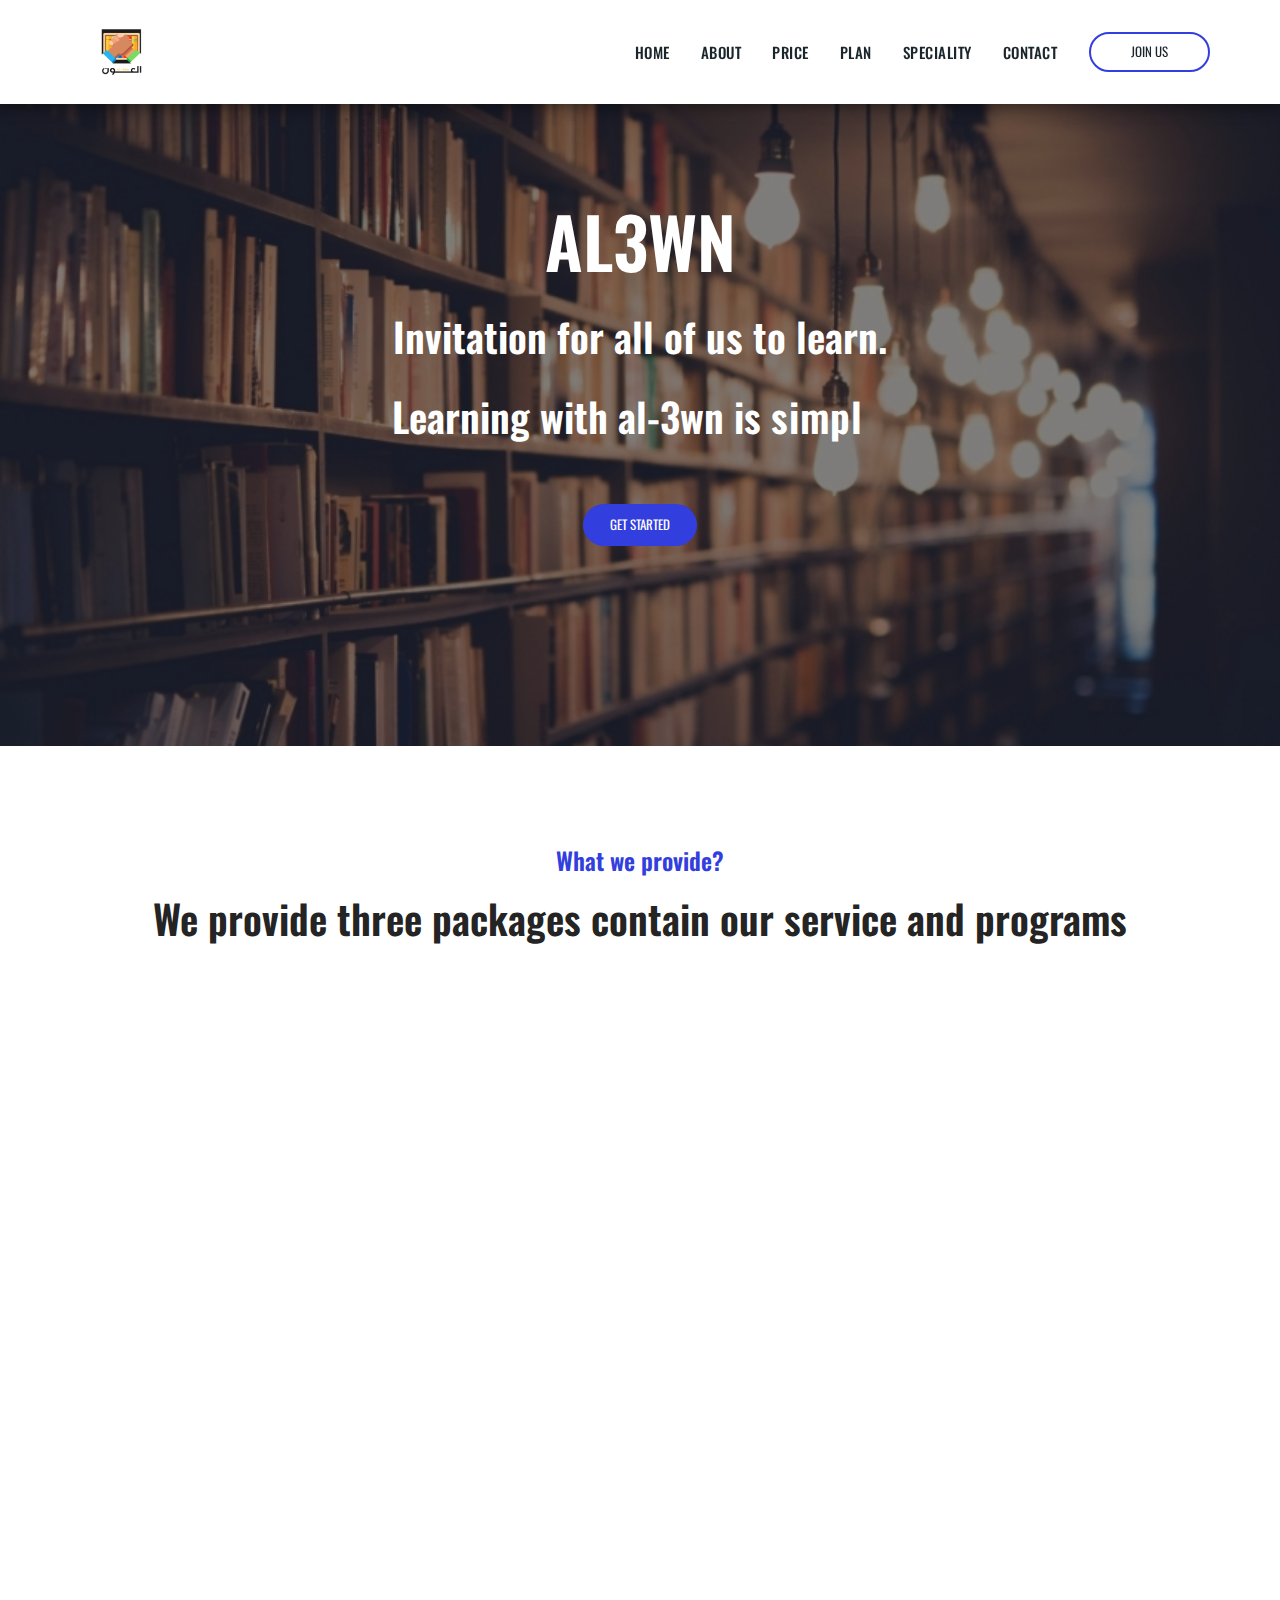
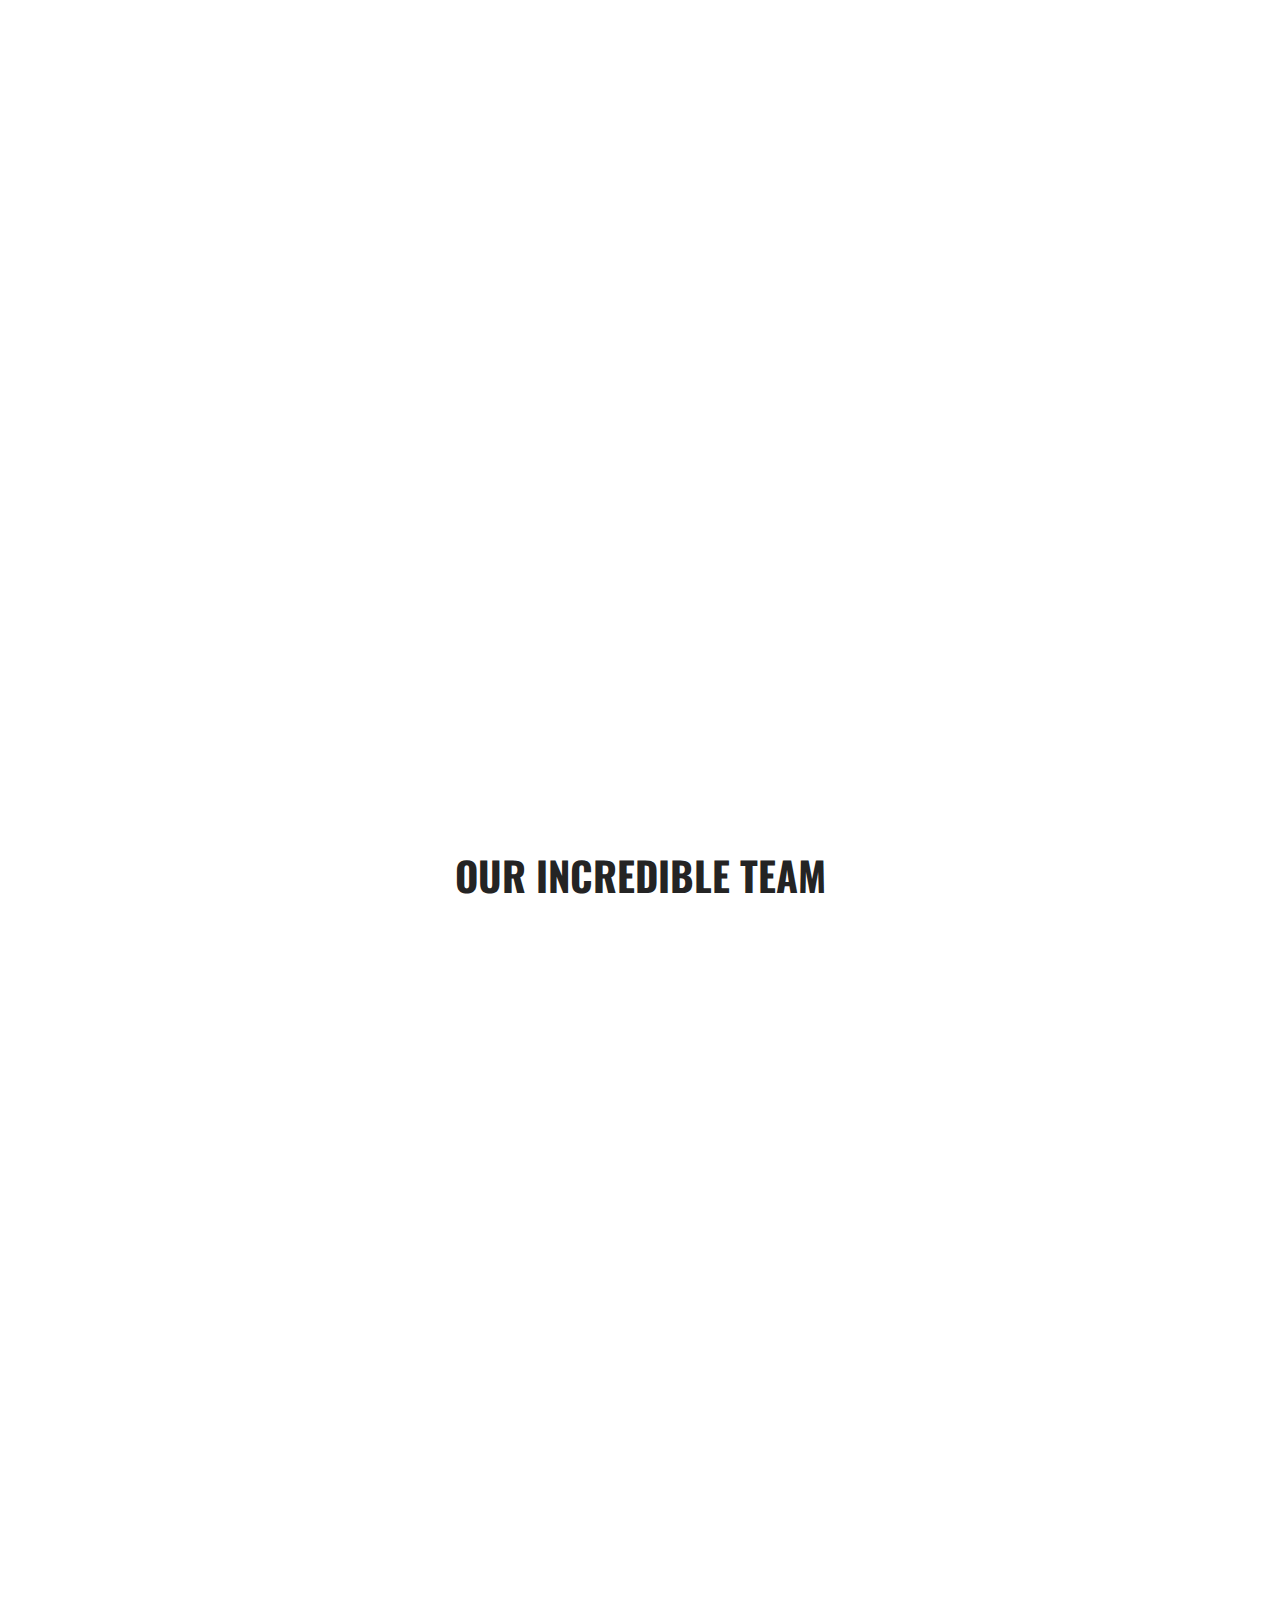
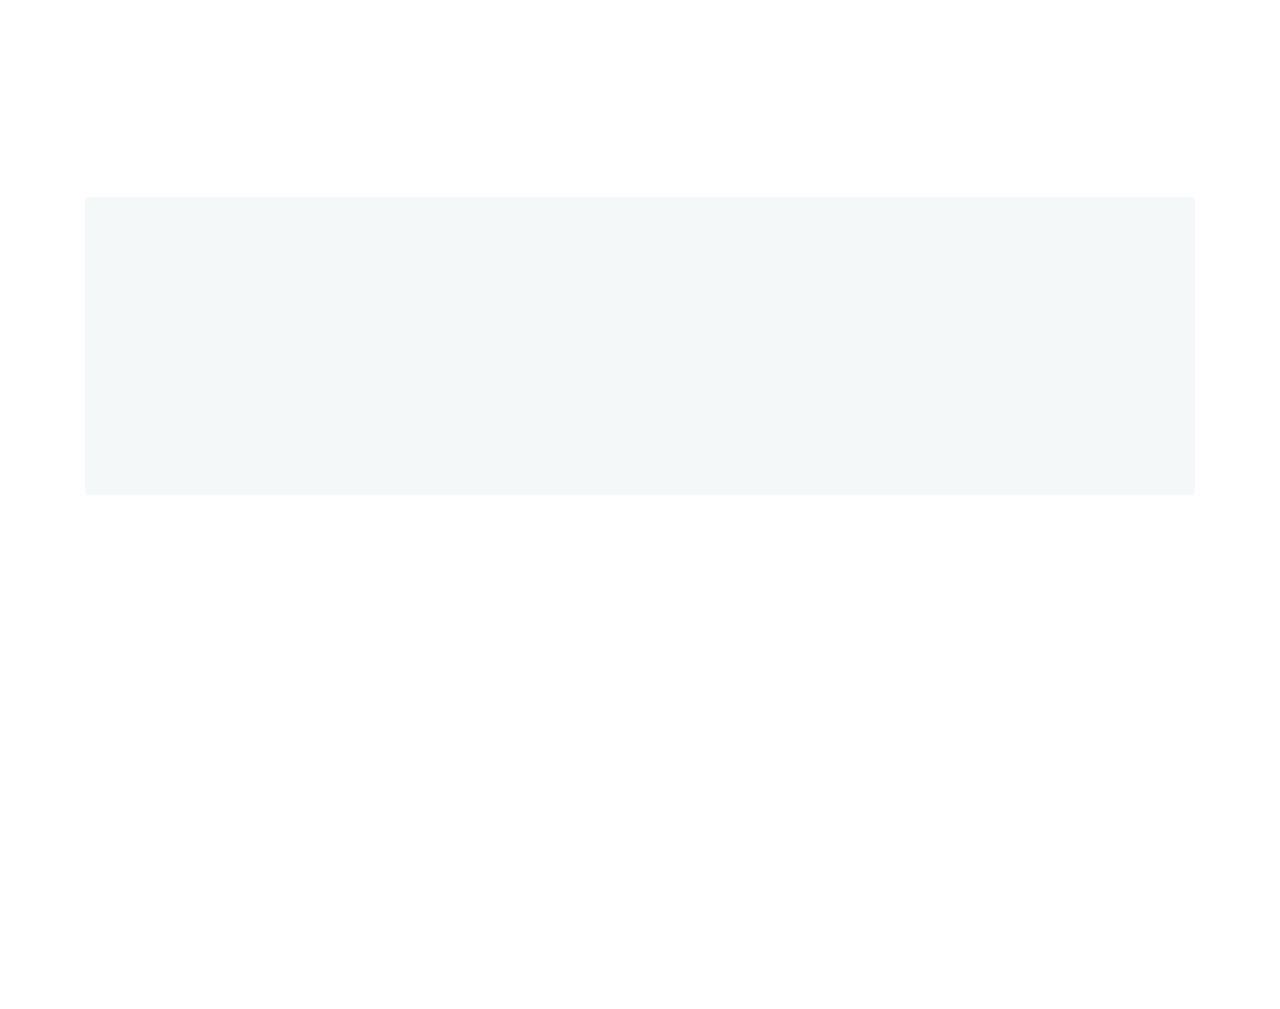
<file: index.html>
<!doctype html>
<html lang="en">

<head>
	<!-- Required meta tags -->
	<meta charset="utf-8">
	<meta name="viewport" content="width=device-width, initial-scale=1, shrink-to-fit=no">
	<meta name="description" content="">

	<meta name="author" content="">

	<title>Al-Awn | Home</title>

	<link rel="shortcut icon" href="./images/favicon.ico" type="image/x-icon">

	<link href="https://fonts.googleapis.com/css?family=Oswald&display=swap" rel="stylesheet">
	<link href="https://cdnjs.cloudflare.com/ajax/libs/font-awesome/4.7.0/css/font-awesome.min.css" rel="stylesheet">
	<link rel="stylesheet" href="./css/bootstrap.min.css">
	<link rel="stylesheet" href="./css/animate.min.css">
	<link rel="stylesheet" href="./css/slick.min.css">
	<link rel="stylesheet" href="./css/slick-theme.min.css">
	<link rel="stylesheet" href="css/style.css">

</head>

<body>

	<!-- Header Begin -->
	<header class="navigation">
		<!-- Navbar Begin -->
		<nav class="navbar navbar-expand-lg py-2 fixed-top" id="navbar">
			<div class="container p-0">
				<!-- Logo Area Begin -->
				<a class="navbar-brand" href="index.html">
					<span><img src="./images/logo.png" alt="">
						Al-Awn</span>
				</a>
				<!-- Logo Area End -->

				<!-- Hamburg Button Begin -->
				<button class="navbar-toggler collapsed" type="button" data-toggle="collapse" data-target="#CollapseNav"
					aria-controls="CollapseNav" aria-expanded="false" aria-label="Toggle navigation">
					<i class="fa fa-bars" aria-hidden="true"></i>
				</button>
				<!-- Hamburg Button End -->

				<!-- Nav Begin -->
				<div class="collapse navbar-collapse text-center" id="CollapseNav">
					<ul class="navbar-nav ml-auto">
						<!-- Home Button -->
						<li class="nav-item active">
							<a class="nav-link" href="./index.html">Home</a>
						</li>

						<!-- About Button -->
						<li class="nav-item">
							<a class="nav-link" href="./about.html">About</a>
						</li>

						<!-- Price Button -->
						<li class="nav-item">
							<a class="nav-link" href="./price.html">Price</a>
						</li>

						<!-- Plan Dropdown -->
						<li class="nav-item dropdown">
							<a class="nav-link dropdown-toggle" href="#" id="dropdown03" data-toggle="dropdown"
								aria-haspopup="true" aria-expanded="false">Plan</a>
							<ul class="dropdown-menu" aria-labelledby="dropdown03">
								<li><a class="dropdown-item" href="./stage1.html">Stage 1</a></li>
								<li><a class="dropdown-item" href="./stage2.html">Stage 2</a></li>
							</ul>
						</li>

						<!-- Speciality Dropdown -->
						<li class="nav-item dropdown">
							<a class="nav-link dropdown-toggle" href="#" id="dropdown05" data-toggle="dropdown"
								aria-haspopup="true" aria-expanded="false">Speciality</a>
							<ul class="dropdown-menu" aria-labelledby="dropdown05">
								<li><a class="dropdown-item" href="./university.html">University</a></li>
								<li><a class="dropdown-item" href="./secondary.html">Secondary School</a></li>
							</ul>
						</li>

						<!-- Contact Button -->
						<li class="nav-item"><a class="nav-link" href="./contact.html">Contact</a></li>
					</ul>

					<!-- Join Us Button Begin -->
					<form class="form-lg-inline my-2 my-md-4 ml-lg-4 text-center">
						<a href="./join.html" class="btn btn-solid-border btn-round-full">Join Us</a>
					</form>
					<!-- Join Us Button End -->
				</div>
				<!-- Nav End -->
			</div>
		</nav>
		<!-- Navbar End -->
	</header>
	<!-- Header End -->

	<!-- Main Wrapper Begin -->
	<div class="main-wrapper">
		<!-- Start Section Begin -->
		<section class="start wow fadeIn" data-wow-duration="1s">
			<div class="container">
				<div class="row">
					<div class="col-12">
						<h1 class="d-block mb-3 text-white text-capitalize">AL3WN</h1>
						<p class="animated fadeInUp mb-5">Invitation for all of us to learn.<br>
							Learning with al-3wn is <span class="typer" data-words="simple,enjoyable,meet your needs."
								data-delay="120" data-deleteDelay="2000" data-loop="true"></span>
							<span class="cursor" data-owner="main"></span>
						</p>
						<a href="#" target="_blank" class="btn btn-main animated fadeInUp btn-round-full">Get
							started </a>
					</div>
				</div>
			</div>
		</section>
		<!-- Start Section End -->

		<!-- Intro Section Begin -->
		<section class="intro">
			<div class="container">
				<div class="row ">
					<!-- Intro Head Begin -->
					<div class="col-12">
						<div class="section-title wow fadeIn" data-wow-duration="1s">
							<span class="h3 text-color ">What we provide?</span>
							<h2 class="mt-3 content-title">We provide three packages contain our service and programs
							</h2>
						</div>
					</div>
					<!-- Intro Head End -->
				</div>
				<div class="row justify-content-center">
					<!-- Feature Begin -->
					<div class="feature col-lg-4 col-md-6 col-9 wow fadeIn" data-wow-duration="1s">
						<div class="intro-item mb-5 mb-lg-0">
							<!-- <i class="fa fa-medium"></!-->
							<h4 class="mt-4 mb-3">silver</h4>
							<p>Automate your exams instead of paper based we provide an online exams.</p>
						</div>
					</div>
					<!-- Feature End -->

					<!-- Feature Begin -->
					<div class="feature col-lg-4 col-md-6 col-9 wow fadeIn" data-wow-duration="1s">
						<div class="intro-item mb-5 mb-lg-0">
							<!-- <i class="fa fa-bar-chart"></i> -->
							<h4 class="mt-4 mb-3">Gold</h4>
							<p>Monitor your students degrees and have a Progress Chart for them.</p>
						</div>
					</div>
					<!-- Feature End -->

					<!-- Feature Begin -->
					<div class="feature col-lg-4 col-md-6 col-9 wow fadeIn" data-wow-duration="1s">
						<div class="intro-item">
							<!-- <i class="ti-info-alt color-one"></i> -->
							<h4 class="mt-4 mb-3">Diamond</h4>
							<p>Keep in touch with the parents as they can see how their son is doing.</p>
						</div>
					</div>
					<!-- Feature End -->
				</div>
			</div>
		</section>
		<!-- Intro Section END -->

				<!-- Secondary Section Begin -->
				<section class="secondary position-relative">
					<!-- Secondary Content Begin -->
					<div class="container">
						<div class="row">
							<div class="col-12 col-lg-6 offset-12 offset-lg-6 offset-md-0 p-5 p-lg-0">
								<div class="secondary-item wow fadeIn" data-wow-duration="1s">
									<span class="h1 text-color">Secondary Schools</span>
									<div class="secondary-content">
										<p class="mb-5">If you are in the secondary school, this section could not help you more.<br>
											With Al3wn we provide all the necessary assistance for you.</p>
										<a href="./secondary.html" class="btn btn-main btn-round-full">Learn More</a>
									</div>
								</div>
							</div>
						</div>
					</div>
					<!-- Secondary Content End -->
		
					<!-- Secondary Image Begin -->
					<div class="bg-secondary wow fadeIn" data-wow-duration="1s"></div>
					<!-- Secondary Image End -->
				</section>
				<!-- Secondary Section End -->
		

		<!-- Plan Section Begin -->
		<section class="plan position-relative">
			<!-- Plan Image Begin -->
			<div class="bg-plan wow fadeIn" data-wow-duration="1s"></div>
			<!-- Plan Image End -->

			<!-- Plan Content Begin -->
			<div class="container">
				<div class="row">
					<div class="col-12 col-lg-6 p-5 p-lg-0">
						<div class="plan-item wow fadeIn" data-wow-duration="1s">
							<span class="h1 text-color">What our plan?</span>
							<div class="plan-content">
								<h4 class="mb-3 position-relative">The Plan</h4>
								<p class="mb-5">Our plan is a group of stages that shows the current stage and when it
									is completed the new stage appears. <br> if you are curious to know more about us,
									our team and our plan.</p>
								<a href="#" class="btn btn-main btn-round-full">Learn More</a>
							</div>
						</div>
					</div>
				</div>
			</div>
			<!-- Plan Content End -->
		</section>
		<!-- Plan Section End -->

		<!-- Team Section Begin -->
		<section class="team">
			<div class="container">
				<div class="team-header w-100 text-center py-5">
					<h1 class="text-uppercase font-weight-bold">Our Incredible Team</h1>
				</div>
				<!-- Team Slider Begin -->
				<div class="team-slider row wow fadeIn" data-wow-duration="1s">
					<!-- Team Member Begin -->
					<div class="col-12">
						<div class="our-team">
							<div class="team_img">
								<!-- Member Image -->
								<img src="./images/1.jpg">

								<!-- Member Social Media -->
								<ul class="social">
									<li><a href="https://www.facebook.com/profile.php?id=100004644972188"><i
												class="fa fa-facebook"></i></a></li>
									<li><a href="https://twitter.com/Ahmed_Abo_6"><i class="fa fa-twitter"></i></a>
									</li>
									<li><a href="https://www.linkedin.com/in/ahmed-abo-8b343b1a4/"><i
												class="fa fa-linkedin"></i></a></li>
								</ul>
							</div>

							<!-- Member Details Begin -->
							<div class="team-content">
								<h3 class="title">Ahmed M. Abo 6</h3>
								<span class="post">Founder/Chairman/IT Head</span>
							</div>
							<!-- Member Details End -->
						</div>
					</div>
					<!-- Team Membar End -->

					<!-- Team Member Begin -->
					<div class="col-12">
						<div class="our-team">
							<div class="team_img">
								<!-- Member Image -->
								<img src="./images/2.jpeg">

								<!-- Member Social Media -->
								<ul class="social">
									<li><a href="https://www.facebook.com/fatokaaa"><i class="fa fa-facebook"></i></a>
									</li>
									<li><a href="https://twitter.com/fatmaahmedf221"><i class="fa fa-twitter"></i></a>
									</li>
									<li><a href="#"><i class="fa fa-linkedin"></i></a></li>
								</ul>
							</div>

							<!-- Member Details Begin -->
							<div class="team-content">
								<h3 class="title">Fatma Ahmed Hassan</h3>
								<span class="post">HR Head</span>
							</div>
							<!-- Member Details End -->
						</div>
					</div>
					<!-- Team Member End -->

					<!-- Team Member Begin -->
					<div class="col-12">
						<div class="our-team">
							<div class="team_img">
								<!-- Member Image -->
								<img src="./images/3.jpeg">

								<!-- Member Social Media -->
								<ul class="social">
									<li><a href="https://www.facebook.com/mahamed.ahmed.5095"><i
												class="fa fa-facebook"></i></a></li>
									<li><a href="#"><i class="fa fa-twitter"></i></a></li>
									<li><a href="https://www.linkedin.com/in/mas-gd-1931931a4"><i
												class="fa fa-linkedin"></i></a></li>
								</ul>
							</div>

							<!-- Member Details Begin -->
							<div class="team-content">
								<h3 class="title">Mohammed Ahmed Saber</h3>
								<span class="post">Co-Founder / Marketing (MGD) Head</span>
							</div>
							<!-- Member Details End -->
						</div>
					</div>
					<!-- Team Member End -->

					<!-- Team Member Begin -->
					<div class="col-12">
						<div class="our-team">
							<div class="team_img">
								<!-- Member Image -->
								<img src="./images/6.jpeg">

								<!-- Member Social Media -->
								<ul class="social">
									<li><a href="https://www.facebook.com/asmaa.ragab.52206"><i
												class="fa fa-facebook"></i></a></li>
									<li><a href="#"><i class="fa fa-twitter"></i></a></li>
									<li><a href="#"><i class="fa fa-linkedin"></i></a></li>
								</ul>
							</div>

							<!-- Member Details Begin -->
							<div class="team-content">
								<h3 class="title">Asmaa Ragab</h3>
								<span class="post">TD Head (Treasury Department)</span>
							</div>
							<!-- Member Details End -->
						</div>
					</div>
					<!-- Team Member End -->

					<!-- Team Member Begin -->
					<div class="col-12">
						<div class="our-team">
							<div class="team_img">
								<!-- Member Image -->
								<img src="./images/4.jpeg">

								<!-- Member Social Media -->
								<ul class="social">
									<li><a href="https://www.facebook.com/profile.php?id=100002177917115"><i
												class="fa fa-facebook"></i></a></li>
									<li><a href="https://twitter.com/_MostafaMarie"><i class="fa fa-twitter"></i></a>
									</li>
									<li><a href="www.linkedin.com/in/mostafa-marie-014303177"><i
												class="fa fa-linkedin"></i></a></li>
								</ul>
							</div>

							<!-- Member Details Begin -->
							<div class="team-content">
								<h3 class="title">Mostafa Mohamed Marie</h3>
								<span class="post">Co-Founder /Specialties Head</span>
							</div>
							<!-- Member Details End -->
						</div>
					</div> 
					<!-- Team Member End -->

					<!-- Team Member Begin -->
					<div class="col-12">
						<div class="our-team">
							<div class="team_img">
								<!-- Member Image -->
								<img src="./images/5.jpg">

								<!-- Member Social Media -->
								<ul class="social">
									<li><a href="#"><i class="fa fa-facebook"></i></a></li>
									<li><a href="#"><i class="fa fa-twitter"></i></a></li>
									<li><a href="#"><i class="fa fa-linkedin"></i></a></li>
								</ul>
							</div>

							<!-- Member Details Begin -->
							<div class="team-content">
								<h3 class="title">Abdelrahman M. Nabil </h3>
								<span class="post">Counselor/Co-Founder</span>
							</div>
							<!-- Member Details End -->
						</div>
					</div> 
					<!-- Team Member End -->      
				</div>
				<!-- Team Slider End -->
			</div>
		</section>
		<!-- Team Section End -->

		<!-- Contact Section Begin -->
		<section class="contact mt-70 position-relative">
			<div class="container">
				<div class="cta-block-2 bg-gray p-5 rounded border-1">
					<div class="row justify-content-center align-items-center wow fadeIn" data-wow-duration="1s">
						<!-- Contact Content Area Begin -->
						<div class="col-lg-7">
							<span class="text-color">Get in touch with us.</span>
							<h2 class="mt-2 mb-4 mb-lg-0">After all what you saw in our world, if you want to ask any
								questions you can contact with us. <br> Thank you.</h2>
						</div>
						<!-- Contact Content Area End -->

						<!-- Contact Button Area Begin -->
						<div class="col-lg-4">
							<a href="#" class="btn btn-main btn-round-full float-lg-right ">Contact Us</a>
						</div>
						<!-- Contact Button Area End -->
					</div>
				</div>
			</div>
		</section>
		<!-- Contact Section End -->

		<!-- Footer Section Begin -->
		<footer class="footer wow fadeIn" data-wow-duration="1s">
			<div class="container">
				<!-- Top Footer Begin -->
				<div class="row">
					<div class="col-lg-4 col-md-6 col-sm-6">
						<div class="widget">
							<h4 class="text-capitalize mb-4">Al-Awn</h4>
							<ul class="list-unstyled footer-menu lh-35">
								<li><a href="#">Terms & Conditions</a></li>
								<li><a href="#">Privacy Policy</a></li>
								<li><a href="#">Support</a></li>
								<li><a href="#">FAQ</a></li>
							</ul>
						</div>
					</div>
					<div class="col-lg-4 col-md-6 col-sm-6">
						<div class="widget">
							<h4 class="text-capitalize mb-4">Quick Links</h4>
							<ul class="list-unstyled footer-menu lh-35">
								<li><a href="./about.html">About</a></li>
								<li><a href="./price.html">Price</a></li>
								<li><a href="./stage1.html">Plan-Stage1</a></li>
								<li><a href="./stage2.html">Plan-Stage2</a></li>
								<li><a href="./secondary.html">Speciality - Secondary</a></li>
								<li><a href="./university.html">Speciality - University</a></li>
								<li><a href="./contact.html">Contact</a></li>
							</ul>
						</div>
					</div>
					<div class="col-lg-4 col-sm-6">
						<div class="widget">
							<div class="logo mb-4">
								<img src="./images/logo.png" width="180px" alt="logo">
							</div>
							<h6><a href="mailto:al.3wn.6.0@gmail.com">Email : al.3wn.6.0@gmail.com</a></h6>
							<h6>Mobile : +20 101 774 7223</h6>
							<h6>Whatsapp : +20 101 774 7223</h6>
							<h6>Vodafone Cash : +20 101 774 7223</h6>
						</div>
					</div>
				</div>
				<!-- Top Footer End -->

				<!-- Bottom Footer (Copyrights) Begin -->
				<div class="footer-btm pt-4">
					<div class="row">
						<div class="col-lg-6">
							<div class="copyright">
								&copy; Copyright Reserved to <span class="text-color">Al-Awn</span> | Made By <a
									href="https://www.facebook.com/Brainean-Software-Company-109430733996045"
									target="_blank">Brainean</a>
							</div>
						</div>
						<div class="col-lg-6 text-left text-lg-right">
							<ul class="list-inline footer-socials">
								<li class="list-inline-item"><a href="#"><i class="fa fa-facebook mr-2"></i>Facebook</a>
								</li>
								<li class="list-inline-item"><a href="#"><i class="fa fa-twitter mr-2"></i>Twitter</a>
								</li>
							</ul>
						</div>
					</div>
				</div>
				<!-- Bottom Footer (Copyrights) End -->
			</div>
		</footer>
		<!-- Footer Section End -->
	</div>
	<!-- Main Wrapper End -->

	<!-- ========= JavaScript ========= -->

	<script src="./js/jquery-3.4.1.min.js"></script>
	<script src="./js/popper.min.js"></script>
	<script src="./js/bootstrap.min.js"></script>
	<script src="./js/slick.min.js"></script>
	<script src="./js/wow.min.js"></script>
	<script src="./js/script.js"></script>

</body>

</html>
</file>
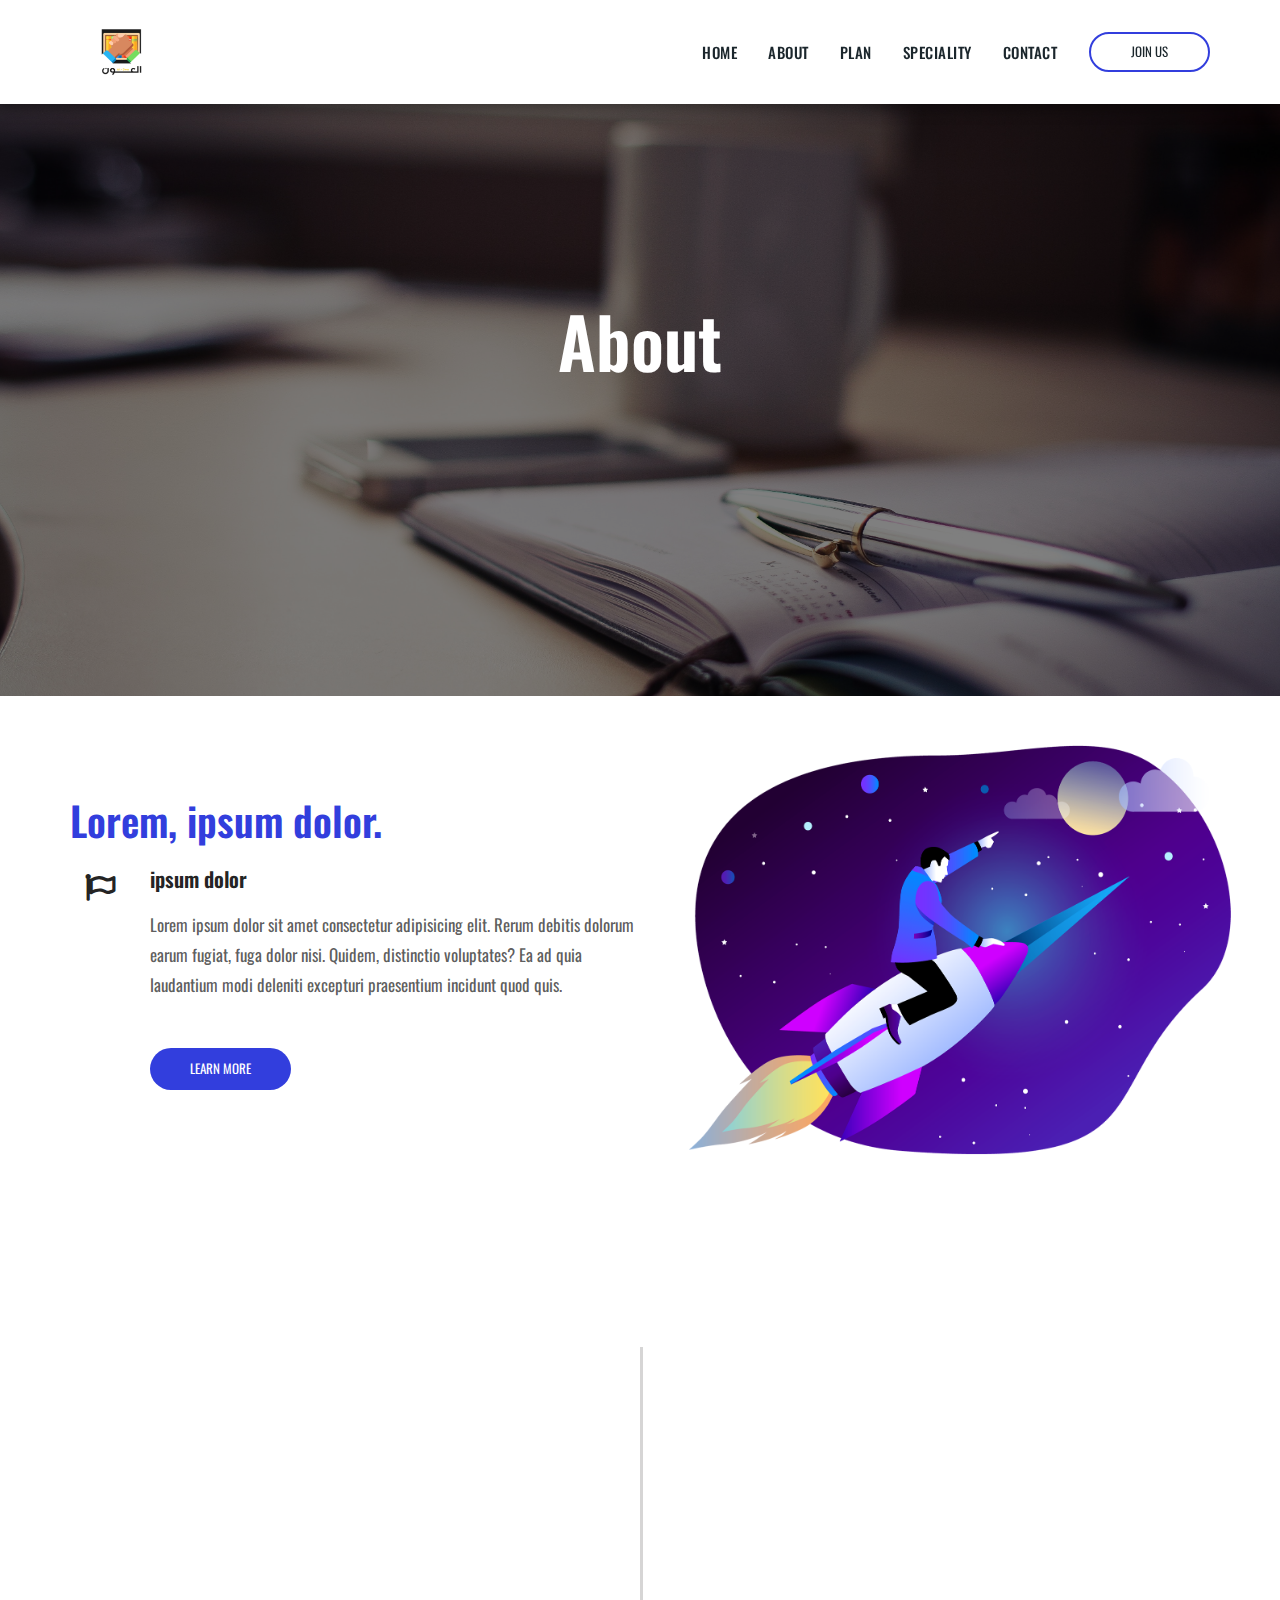
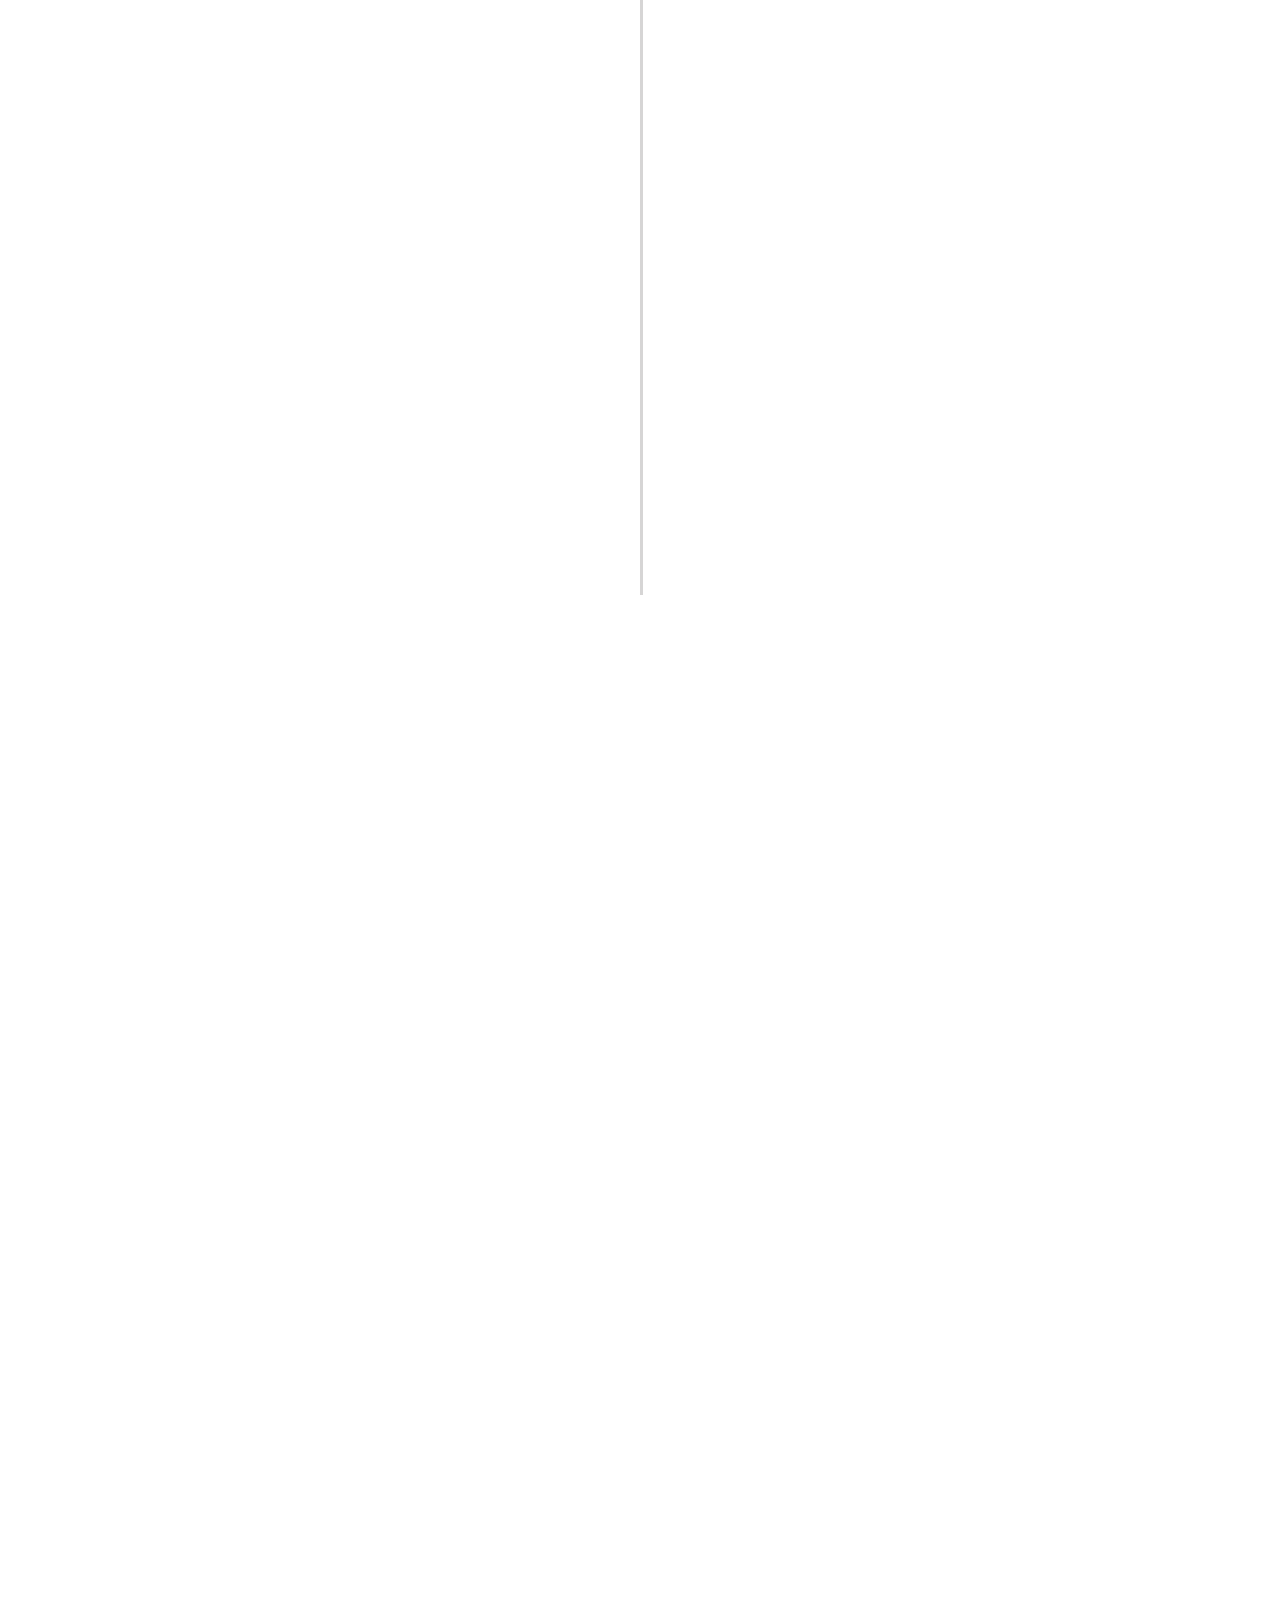
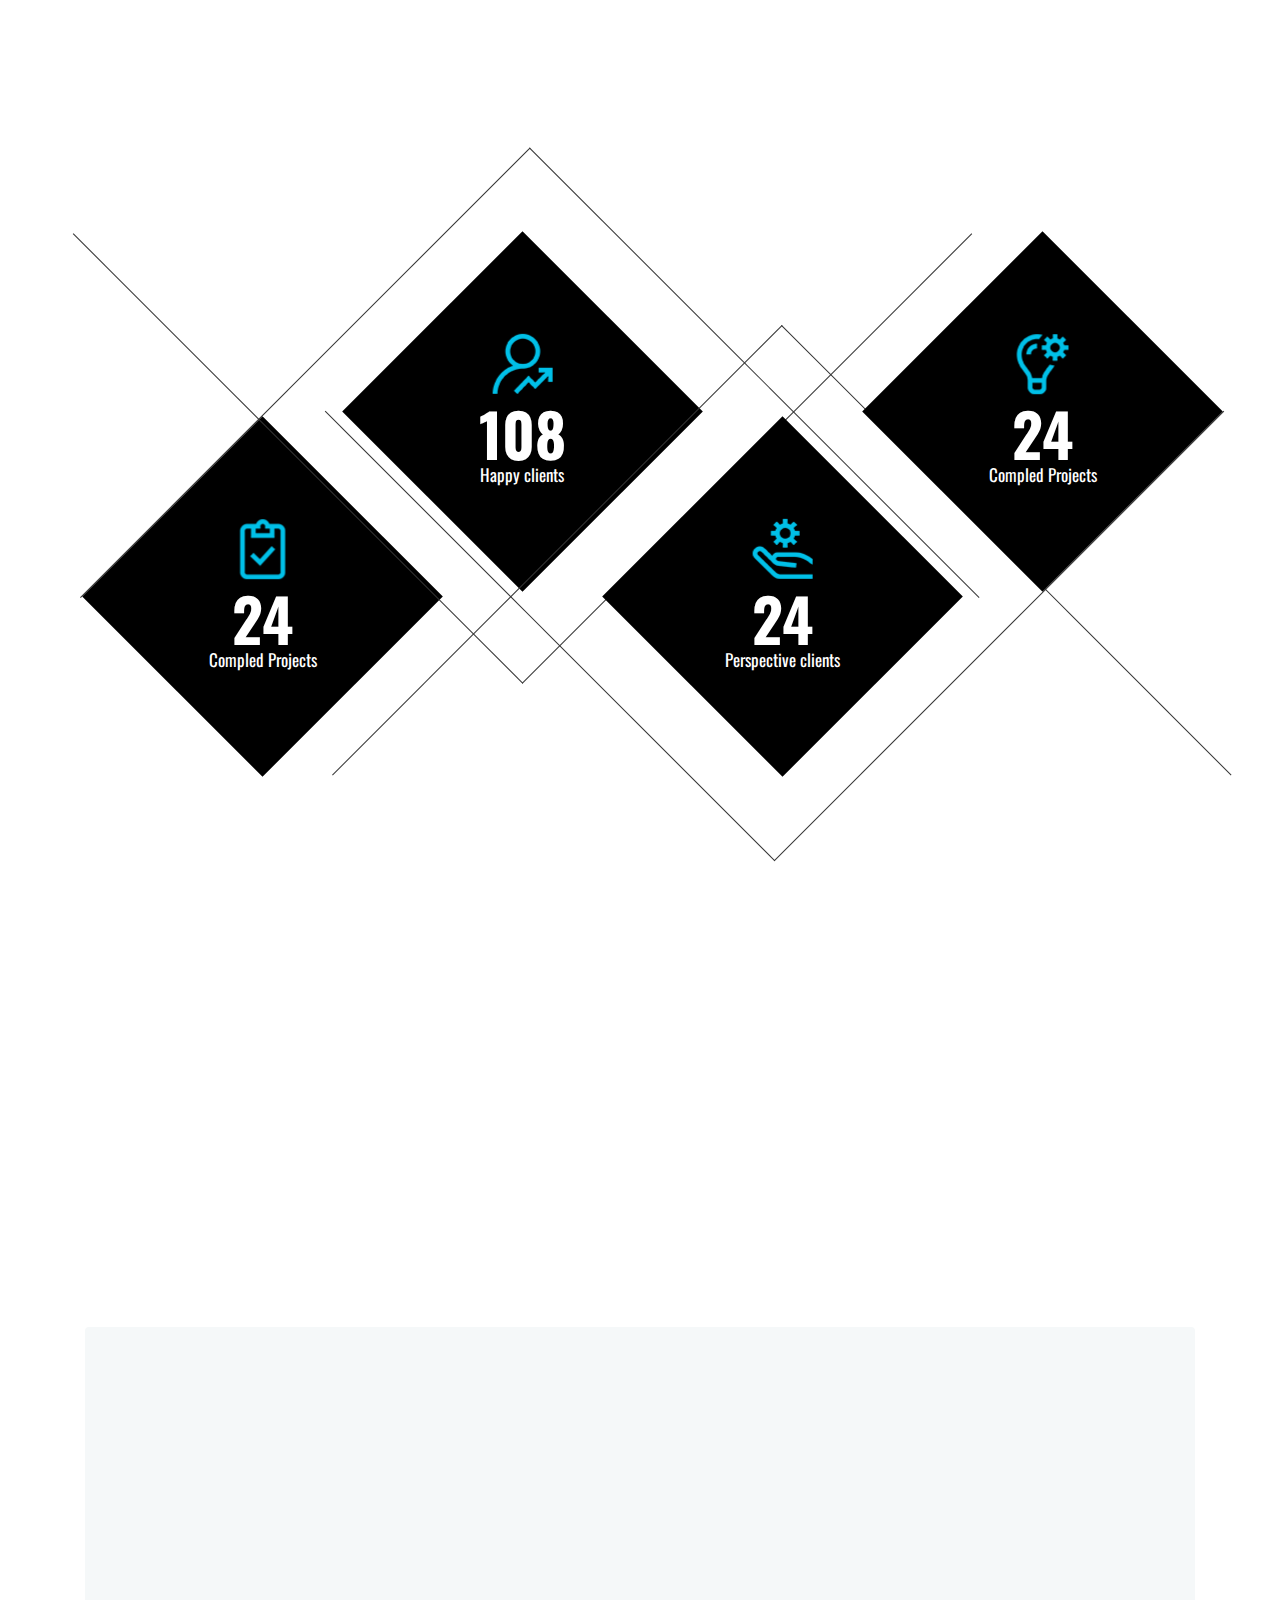
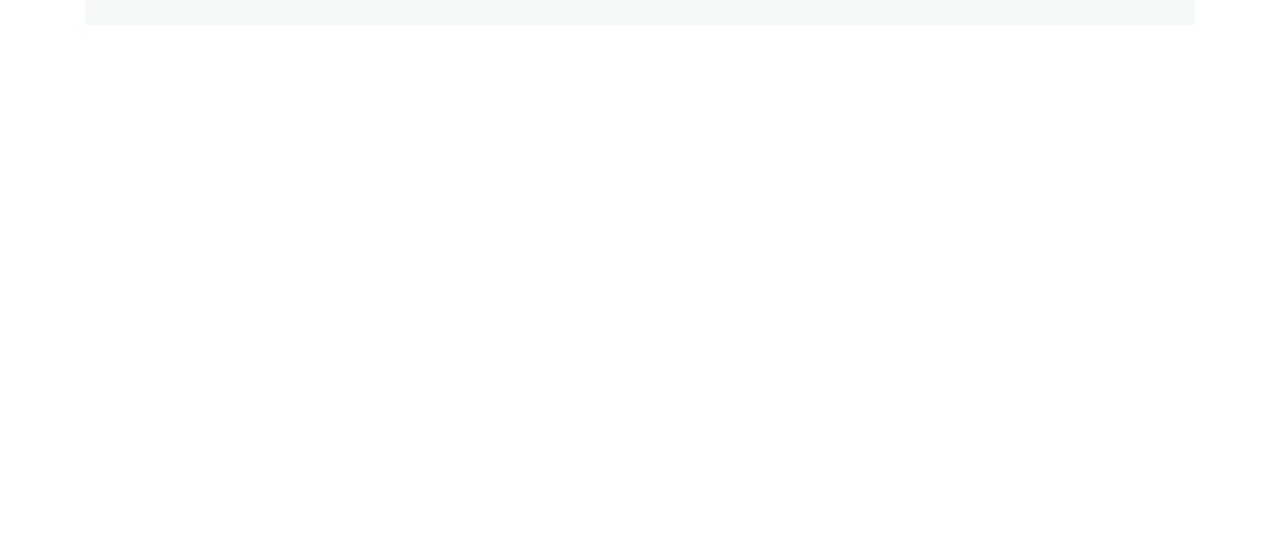
<file: about.html>
<!doctype html>
<html lang="en">

<head>
	<!-- Required meta tags -->
	<meta charset="utf-8">
	<meta name="viewport" content="width=device-width, initial-scale=1, shrink-to-fit=no">
	<meta name="description" content="">
	<meta name="author" content="">

	<title>Al-Awn | About</title>

	<link rel="shortcut icon" href="./images/favicon.ico" type="image/x-icon">
	<link href="https://fonts.googleapis.com/css?family=Oswald&display=swap" rel="stylesheet">
	<link href="https://cdnjs.cloudflare.com/ajax/libs/font-awesome/4.7.0/css/font-awesome.min.css" rel="stylesheet">
	<link rel="stylesheet" href="./css/bootstrap.min.css">
	<link rel="stylesheet" href="./css/animate.min.css">
	<link rel="stylesheet" href="./css/slick.min.css">
	<link rel="stylesheet" href="./css/slick-theme.min.css">
	<link rel="stylesheet" href="css/style.css">

</head>

<body>
	<!-- Header Begin -->
	<header class="navigation">
		<!-- Navbar Begin -->
		<nav class="navbar navbar-expand-lg py-2 fixed-top" id="navbar">
			<div class="container p-0">
				<!-- Logo Area Begin -->
				<a class="navbar-brand" href="index.html">
					<span><img src="./images/logo.png" alt="">
						Al-Awn</span>
				</a>
				<!-- Logo Area End -->

				<!-- Hamburg Button Begin -->
				<button class="navbar-toggler collapsed" type="button" data-toggle="collapse" data-target="#CollapseNav"
					aria-controls="CollapseNav" aria-expanded="false" aria-label="Toggle navigation">
					<i class="fa fa-bars" aria-hidden="true"></i>
				</button>
				<!-- Hamburg Button End -->

				<!-- Nav Begin -->
				<div class="collapse navbar-collapse text-center" id="CollapseNav">
					<ul class="navbar-nav ml-auto">
						<!-- Home Button -->
						<li class="nav-item active">
							<a class="nav-link" href="./index.html">Home</a>
						</li>

						<!-- About Button -->
						<li class="nav-item">
							<a class="nav-link" href="./about.html">About</a>
						</li>

						<!-- Plan Dropdown -->
						<li class="nav-item dropdown">
							<a class="nav-link dropdown-toggle" href="#" id="dropdown03" data-toggle="dropdown"
								aria-haspopup="true" aria-expanded="false">Plan</a>
							<ul class="dropdown-menu" aria-labelledby="dropdown03">
								<li><a class="dropdown-item" href="./stage1.html">Stage 1</a></li>
								<li><a class="dropdown-item" href="./stage2.html">Stage 2</a></li>
							</ul>
						</li>

						<!-- Speciality Dropdown -->
						<li class="nav-item dropdown">
							<a class="nav-link dropdown-toggle" href="#" id="dropdown05" data-toggle="dropdown"
								aria-haspopup="true" aria-expanded="false">Speciality</a>
							<ul class="dropdown-menu" aria-labelledby="dropdown05">
								<li><a class="dropdown-item" href="./university.html">University</a></li>
								<li><a class="dropdown-item" href="./secondary.html">Secondary School</a></li>
							</ul>
						</li>

						<!-- Contact Button -->
						<li class="nav-item"><a class="nav-link" href="./contact.html">Contact</a></li>
					</ul>

					<!-- Join Us Button Begin -->
					<form class="form-lg-inline my-2 my-md-4 ml-lg-4 text-center">
						<a href="./join.html" class="btn btn-solid-border btn-round-full">Join Us</a>
					</form>
					<!-- Join Us Button End -->
				</div>
				<!-- Nav End -->
			</div>
		</nav>
		<!-- Navbar End -->
	</header>
	<!-- Header End -->

	<!-- Main Wrapper Begin -->
	<div class="main-wrapper">
		<!-- Start Section Begin -->
		<section class="start about-start wow fadeIn" data-wow-duration="1s">
			<div class="container">
				<div class="row">
					<div class="col-12">
						<h1 class="d-block mb-3 text-white text-capitalize">About</h1>
					</div>
				</div>
			</div>
		</section>
		<!-- Start Section End -->

		<!-- About Intro Section Begin -->
		<section class="about-intro position-relative">
			<!-- About Intro Content Begin -->
			<div class="container">
				<div class="row">
					<div class="col-12 col-lg-6 p-5 p-lg-0">
						<div class="about-item wow fadeIn" data-wow-duration="1s">
							<!-- About Title Begin -->
							<span class="h1 text-color">Lorem, ipsum dolor.</span>
							<!-- About Title End -->

							<!-- About Content Begin -->
							<div class="about-content">
								<h4 class="mb-3 position-relative">ipsum dolor</h4>
								<p class="mb-5">Lorem ipsum dolor sit amet consectetur adipisicing elit. Rerum debitis
									dolorum earum fugiat, fuga dolor nisi. Quidem, distinctio voluptates? Ea ad quia
									laudantium modi deleniti excepturi praesentium incidunt quod quis.</p>
								<a href="#" class="btn btn-main btn-round-full">Learn More</a>
							</div>
							<!-- About Content End -->
						</div>
					</div>
				</div>
			</div>
			<!-- About Intro Content End -->

			<!-- About Intro Image Begin -->
			<div class="bg-about-intro wow fadeIn" data-wow-duration="1s"></div>
			<!-- About Intro Image End -->
		</section>
		<!-- About Intro Section End -->

		<!-- About Timeline Begin -->
		<section class="TimeLine">
			<div class="container">
				<!-- Timeline Header Begin -->
				<div class="timeline-head w-100 text-center py-5">
					<h3 class="card-title wow fadeIn" data-wow-duration="1s">Timeline</h3>
				</div>
				<!-- Timeline Header End -->

				<div class="row">
					<div class="col-md-12">
						<!-- Timeline Begin -->
						<div class="main-timeline">
							<!-- Block Begin -->
							<div class="timeline wow fadeIn" data-wow-duration="1s">
								<!-- Block Icon -->
								<span class="timeline-icon"></span>

								<!-- Block Year -->
								<span class="year">March 20, 2020</span>

								<!-- Block Content Begin -->
								<div class="timeline-content">
									<h3 class="title">Title of section 1</h3>
									<p class="description">
										Lorem ipsum dolor sit amet, consectetur adipiscing elit. Vivamus mattis justo id
										pulvinar suscipit.
									</p>
									<h6 class="thank">Thanks to : lorem</h6>
								</div>
								<!-- Block Content End -->
							</div>
							<!-- Block End -->

							<!-- Block Begin -->
							<div class="timeline wow fadeIn" data-wow-duration="1s">
								<!-- Block Icon -->
								<span class="timeline-icon"></span>

								<!-- Block Year -->
								<span class="year">March 20, 2020</span>

								<!-- Block Content Begin -->
								<div class="timeline-content">
									<h3 class="title">Title of section 1</h3>
									<p class="description">
										Lorem ipsum dolor sit amet, consectetur adipiscing elit. Vivamus mattis justo id
										pulvinar suscipit.
									</p>
									<h6 class="thank">Thanks to : lorem</h6>
								</div>
								<!-- Block Content End -->
							</div>
							<!-- Block End -->

							<!-- Block Begin -->
							<div class="timeline wow fadeIn" data-wow-duration="1s">
								<!-- Block Icon -->
								<span class="timeline-icon"></span>

								<!-- Block Year -->
								<span class="year">March 20, 2020</span>

								<!-- Block Content Begin -->
								<div class="timeline-content">
									<h3 class="title">Title of section 1</h3>
									<p class="description">
										Lorem ipsum dolor sit amet, consectetur adipiscing elit. Vivamus mattis justo id
										pulvinar suscipit.
									</p>
									<h6 class="thank">Thanks to : lorem</h6>
								</div>
								<!-- Block Content End -->
							</div>
							<!-- Block End -->

							<!-- Block Begin -->
							<div class="timeline wow fadeIn" data-wow-duration="1s">
								<!-- Block Icon -->
								<span class="timeline-icon"></span>

								<!-- Block Year -->
								<span class="year">March 20, 2020</span>

								<!-- Block Content Begin -->
								<div class="timeline-content">
									<h3 class="title">Title of section 1</h3>
									<p class="description">
										Lorem ipsum dolor sit amet, consectetur adipiscing elit. Vivamus mattis justo id
										pulvinar suscipit.
									</p>
									<h6 class="thank">Thanks to : lorem</h6>
								</div>
								<!-- Block Content End -->
							</div>
							<!-- Block End -->

							<!-- Block Begin -->
							<div class="timeline wow fadeIn" data-wow-duration="1s">
								<!-- Block Icon -->
								<span class="timeline-icon"></span>

								<!-- Block Year -->
								<span class="year">March 20, 2020</span>

								<!-- Block Content Begin -->
								<div class="timeline-content">
									<h3 class="title">Title of section 1</h3>
									<p class="description">
										Lorem ipsum dolor sit amet, consectetur adipiscing elit. Vivamus mattis justo id
										pulvinar suscipit.
									</p>
									<h6 class="thank">Thanks to : lorem</h6>
								</div>
								<!-- Block Content End -->
							</div>
							<!-- Block End -->
						</div>
						<!-- Timeline End -->
					</div>
				</div>
			</div>
		</section>
		<!-- About Timeline End -->

		<!-- Team Section Begin -->
		<section class="team about-team wow fadeIn" data-wow-duration="1s">
			<div class="container">
				<div class="team-header w-100 text-center py-5">
					<h1 class="text-uppercase font-weight-bold">Our Incredible Team</h1>
				</div>
				<!-- Team Slider Begin -->
				<div class="team-slider row wow fadeIn" data-wow-duration="1s">
					<!-- Team Member Begin -->
					<div class="col-12">
						<div class="our-team">
							<div class="team_img">
								<!-- Member Image -->
								<img src="./images/1.jpg">

								<!-- Member Social Media -->
								<ul class="social">
									<li><a href="https://www.facebook.com/profile.php?id=100004644972188"><i
												class="fa fa-facebook"></i></a></li>
									<li><a href="https://twitter.com/Ahmed_Abo_6"><i class="fa fa-twitter"></i></a>
									</li>
									<li><a href="https://www.linkedin.com/in/ahmed-abo-8b343b1a4/"><i
												class="fa fa-linkedin"></i></a></li>
								</ul>
							</div>

							<!-- Member Details Begin -->
							<div class="team-content">
								<h3 class="title">Ahmed M. Abo 6</h3>
								<span class="post">Founder/Chairman/IT Head</span>
							</div>
							<!-- Member Details End -->
						</div>
					</div>
					<!-- Team Membar End -->

					<!-- Team Member Begin -->
					<div class="col-12">
						<div class="our-team">
							<div class="team_img">
								<!-- Member Image -->
								<img src="./images/2.jpeg">

								<!-- Member Social Media -->
								<ul class="social">
									<li><a href="https://www.facebook.com/fatokaaa"><i class="fa fa-facebook"></i></a>
									</li>
									<li><a href="https://twitter.com/fatmaahmedf221"><i class="fa fa-twitter"></i></a>
									</li>
									<li><a href="#"><i class="fa fa-linkedin"></i></a></li>
								</ul>
							</div>

							<!-- Member Details Begin -->
							<div class="team-content">
								<h3 class="title">Fatma Ahmed Hassan</h3>
								<span class="post">HR Head</span>
							</div>
							<!-- Member Details End -->
						</div>
					</div>
					<!-- Team Member End -->

					<!-- Team Member Begin -->
					<div class="col-12">
						<div class="our-team">
							<div class="team_img">
								<!-- Member Image -->
								<img src="./images/3.jpeg">

								<!-- Member Social Media -->
								<ul class="social">
									<li><a href="https://www.facebook.com/mahamed.ahmed.5095"><i
												class="fa fa-facebook"></i></a></li>
									<li><a href="#"><i class="fa fa-twitter"></i></a></li>
									<li><a href="https://www.linkedin.com/in/mas-gd-1931931a4"><i
												class="fa fa-linkedin"></i></a></li>
								</ul>
							</div>

							<!-- Member Details Begin -->
							<div class="team-content">
								<h3 class="title">Mohammed Ahmed Saber</h3>
								<span class="post">Co-Founder / Marketing (MGD) Head</span>
							</div>
							<!-- Member Details End -->
						</div>
					</div>
					<!-- Team Member End -->

					<!-- Team Member Begin -->
					<div class="col-12">
						<div class="our-team">
							<div class="team_img">
								<!-- Member Image -->
								<img src="./images/6.jpeg">

								<!-- Member Social Media -->
								<ul class="social">
									<li><a href="https://www.facebook.com/asmaa.ragab.52206"><i
												class="fa fa-facebook"></i></a></li>
									<li><a href="#"><i class="fa fa-twitter"></i></a></li>
									<li><a href="#"><i class="fa fa-linkedin"></i></a></li>
								</ul>
							</div>

							<!-- Member Details Begin -->
							<div class="team-content">
								<h3 class="title">Asmaa Ragab</h3>
								<span class="post">TD Head (Treasury Department)</span>
							</div>
							<!-- Member Details End -->
						</div>
					</div>
					<!-- Team Member End -->

					<!-- Team Member Begin -->
					<div class="col-12">
						<div class="our-team">
							<div class="team_img">
								<!-- Member Image -->
								<img src="./images/4.jpeg">

								<!-- Member Social Media -->
								<ul class="social">
									<li><a href="https://www.facebook.com/profile.php?id=100002177917115"><i
												class="fa fa-facebook"></i></a></li>
									<li><a href="https://twitter.com/_MostafaMarie"><i class="fa fa-twitter"></i></a>
									</li>
									<li><a href="www.linkedin.com/in/mostafa-marie-014303177"><i
												class="fa fa-linkedin"></i></a></li>
								</ul>
							</div>

							<!-- Member Details Begin -->
							<div class="team-content">
								<h3 class="title">Mostafa Mohamed Marie</h3>
								<span class="post">Co-Founder /Specialties Head</span>
							</div>
							<!-- Member Details End -->
						</div>
					</div> 
					<!-- Team Member End -->

					<!-- Team Member Begin -->
					<div class="col-12">
						<div class="our-team">
							<div class="team_img">
								<!-- Member Image -->
								<img src="./images/5.jpg">

								<!-- Member Social Media -->
								<ul class="social">
									<li><a href="#"><i class="fa fa-facebook"></i></a></li>
									<li><a href="#"><i class="fa fa-twitter"></i></a></li>
									<li><a href="#"><i class="fa fa-linkedin"></i></a></li>
								</ul>
							</div>

							<!-- Member Details Begin -->
							<div class="team-content">
								<h3 class="title">Abdelrahman M. Nabil </h3>
								<span class="post">Counselor/Co-Founder</span>
							</div>
							<!-- Member Details End -->
						</div>
					</div> 
					<!-- Team Member End --> 

					<!-- Team Member Begin -->
					<div class="col-12">
						<div class="our-team">
							<div class="team_img">
								<!-- Member Image -->
								<img src="./images/7.jpeg">

								<!-- Member Social Media -->
								<ul class="social">
									<li><a href="https://www.facebook.com/nogahassan110"><i
												class="fa fa-facebook"></i></a></li>
									<li><a href="https://www.twitter.com/Nagwa90331077"><i
												class="fa fa-twitter"></i></a></li>
									<li><a href="#"><i class="fa fa-linkedin"></i></a></li>
								</ul>
							</div>

							<!-- Member Details Begin -->
							<div class="team-content">
								<h3 class="title">Nagwa Ibrahim</h3>
								<span class="post">Marketing</span>
							</div>
							<!-- Member Details End -->
						</div>
					</div> 
					<!-- Team Member End -->

					<!-- Team Member Begin -->
					<div class="col-12">
						<div class="our-team">
							<div class="team_img">
								<!-- Member Image -->
								<img src="./images/8.jpeg">

								<!-- Member Social Media -->
								<ul class="social">
									<li><a href="https://www.facebook.com/mohmmed.rfaat123"><i
												class="fa fa-facebook"></i></a></li>
									<li><a href="https://www.twitter.com/mohmmed13959277"><i
												class="fa fa-twitter"></i></a></li>
									<li><a href="#"><i class="fa fa-linkedin"></i></a></li>
								</ul>
							</div>

							<!-- Member Details Begin -->
							<div class="team-content">
								<h3 class="title">Mohamed Refaat</h3>
								<span class="post">PR</span>
							</div>
							<!-- Member Details End -->
						</div>
					</div> 
					<!-- Team Member End -->  

					<!-- Team Member Begin -->
					<div class="col-12">
						<div class="our-team">
							<div class="team_img">
								<!-- Member Image -->
								<img src="./images/9.jpeg">

								<!-- Member Social Media -->
								<ul class="social">
									<li><a href="https://www.facebook.com/nayra.wael"><i class="fa fa-facebook"></i></a>
									</li>
									<li><a href="https://twitter.com/ElnoOon_78?s=08"><i class="fa fa-twitter"></i></a>
									</li>
									<li><a href="#"><i class="fa fa-linkedin"></i></a></li>
								</ul>
							</div>

							<!-- Member Details Begin -->
							<div class="team-content">
								<h3 class="title">Nayra Wael</h3>
								<span class="post">PR</span>
							</div>
							<!-- Member Details End -->
						</div>
					</div> 
					<!-- Team Member End -->   

					<!-- Team Member Begin -->
					<div class="col-12">
						<div class="our-team">
							<div class="team_img">
								<!-- Member Image -->
								<img src="./images/10.jpeg">

								<!-- Member Social Media -->
								<ul class="social">
									<li><a href="https://www.facebook.com/profile.php?id=100009711669926"><i
												class="fa fa-facebook"></i></a></li>
									<li><a href="#"><i class="fa fa-twitter"></i></a></li>
									<li><a href="#"><i class="fa fa-linkedin"></i></a></li>
								</ul>
							</div>

							<!-- Member Details Begin -->
							<div class="team-content">
								<h3 class="title">Ashraf Atef</h3>
								<span class="post">IT</span>
							</div>
							<!-- Member Details End -->
						</div>
					</div> 
					<!-- Team Member End --> 

					<!-- Team Member Begin -->
					<div class="col-12">
						<div class="our-team">
							<div class="team_img">
								<!-- Member Image -->
								<img src="./images/11.jpeg">

								<!-- Member Social Media -->
								<ul class="social">
									<li><a href="https://www.facebook.com/maryam.wahba.92"><i
												class="fa fa-facebook"></i></a></li>
									<li><a href="https://twitter.com/MaryamM05289288?s=09"><i
												class="fa fa-twitter"></i></a></li>
									<li><a href="#"><i class="fa fa-linkedin"></i></a></li>
								</ul>
							</div>

							<!-- Member Details Begin -->
							<div class="team-content">
								<h3 class="title">Maryam Mahmoud</h3>
								<span class="post">IT</span>
							</div>
							<!-- Member Details End -->
						</div>
					</div> 
					<!-- Team Member End -->   

					<!-- Team Member Begin -->
					<div class="col-12">
						<div class="our-team">
							<div class="team_img">
								<!-- Member Image -->
								<img src="./images/12.jpeg">

								<!-- Member Social Media -->
								<ul class="social">
									<li><a href="https://www.facebook.com/mostafa.mokhtar.946"><i
												class="fa fa-facebook"></i></a></li>
									<li><a href="https://twitter.com/_mostafamokhtar?s=08"><i
												class="fa fa-twitter"></i></a></li>
									<li><a href="#"><i class="fa fa-linkedin"></i></a></li>
								</ul>
							</div>

							<!-- Member Details Begin -->
							<div class="team-content">
								<h3 class="title">Mostafa Mokhtar</h3>
								<span class="post">HR</span>
							</div>
							<!-- Member Details End -->
						</div>
					</div> 
					<!-- Team Member End -->       
				</div>
				<!-- Team Slider End -->
			</div>
		</section>
		<!-- Team Section End -->

		<section class="counter">
			<div class="container">
				<div class="counter__content">
					<div class="row">
						<div class="col-lg-3 col-md-6 col-sm-6">
							<div class="counter__item">
								<div class="counter__item__text">
									<img src="images/ci-1.png" alt="">
									<h2 class="counter_num">230</h2>
									<p>Compled Projects</p>
								</div>
							</div>
						</div>
						<div class="col-lg-3 col-md-6 col-sm-6">
							<div class="counter__item second__item">
								<div class="counter__item__text">
									<img src="images/ci-2.png" alt="">
									<h2 class="counter_num">1068</h2>
									<p>Happy clients</p>
								</div>
							</div>
						</div>
						<div class="col-lg-3 col-md-6 col-sm-6">
							<div class="counter__item third__item">
								<div class="counter__item__text">
									<img src="images/ci-3.png" alt="">
									<h2 class="counter_num">230</h2>
									<p>Perspective clients</p>
								</div>
							</div>
						</div>
						<div class="col-lg-3 col-md-6 col-sm-6">
							<div class="counter__item four__item">
								<div class="counter__item__text">
									<img src="images/ci-4.png" alt="">
									<h2 class="counter_num">230</h2>
									<p>Compled Projects</p>
								</div>
							</div>
						</div>
					</div>
				</div>
			</div>
		</section>

		<!-- Partners Section Begin -->
		<section class="partners wow fadeIn" data-wow-duration="1s">
			<div class="container">
				<!-- Partners Section Head -->
				<h2 class="py-5">Our Partners</h2>

				<!-- Partners -->
				<section class="customer-logos slider">
					<div class="slide">
						<a href="https://www.facebook.com/Brainean"><img src="./images/BRAINEAN.png"></a>
					</div>

					<div class="slide">
						<a href="https://www.facebook.com/Brainean"><img src="./images/BRAINEAN.png"></a>
					</div>

					<div class="slide">
						<a href="https://www.facebook.com/Brainean"><img src="./images/BRAINEAN.png"></a>
					</div>

					<div class="slide">
						<a href="https://www.facebook.com/Brainean"><img src="./images/BRAINEAN.png"></a>
					</div>

					<div class="slide">
						<a href="https://www.facebook.com/Brainean"><img src="./images/BRAINEAN.png"></a>
					</div>

					<div class="slide">
						<a href="https://www.facebook.com/Brainean"><img src="./images/BRAINEAN.png"></a>
					</div>

					<div class="slide">
						<a href="https://www.facebook.com/Brainean"><img src="./images/BRAINEAN.png"></a>
					</div>
				</section>
			</div>
		</section>
		<!-- Partners Section End -->

		<!-- Contact Section Begin -->
		<section class="contact mt-70 position-relative">
			<div class="container">
				<div class="cta-block-2 bg-gray p-5 rounded border-1">
					<div class="row justify-content-center align-items-center wow fadeIn" data-wow-duration="1s">
						<!-- Contact Content Area Begin -->
						<div class="col-lg-7">
							<span class="text-color">Get in touch with us.</span>
							<h2 class="mt-2 mb-4 mb-lg-0">After all what you saw in our world, if you want to ask any
								questions you can contact with us. <br> Thank you.</h2>
						</div>
						<!-- Contact Content Area End -->

						<!-- Contact Button Area Begin -->
						<div class="col-lg-4">
							<a href="#" class="btn btn-main btn-round-full float-lg-right ">Contact Us</a>
						</div>
						<!-- Contact Button Area End -->
					</div>
				</div>
			</div>
		</section>
		<!-- Contact Section End -->

		<!-- Footer Section Begin -->
		<footer class="footer wow fadeIn" data-wow-duration="1s">
			<div class="container">
				<!-- Top Footer Begin -->
				<div class="row">
					<div class="col-lg-4 col-md-6 col-sm-6">
						<div class="widget">
							<h4 class="text-capitalize mb-4">Al-Awn</h4>
							<ul class="list-unstyled footer-menu lh-35">
								<li><a href="#">Terms & Conditions</a></li>
								<li><a href="#">Privacy Policy</a></li>
								<li><a href="#">Support</a></li>
								<li><a href="#">FAQ</a></li>
							</ul>
						</div>
					</div>

					<div class="col-lg-4 col-md-6 col-sm-6">
						<div class="widget">
							<h4 class="text-capitalize mb-4">Quick Links</h4>
							<ul class="list-unstyled footer-menu lh-35">
								<li><a href="./about.html">About</a></li>
								<li><a href="./price.html">Price</a></li>
								<li><a href="./stage1.html">Plan-Stage1</a></li>
								<li><a href="./stage2.html">Plan-Stage2</a></li>
								<li><a href="./secondary.html">Speciality - Secondary</a></li>
								<li><a href="./university.html">Speciality - University</a></li>
								<li><a href="./contact.html">Contact</a></li>
							</ul>
						</div>
					</div>

					<div class="col-lg-4 col-sm-6">
						<div class="widget">
							<div class="logo mb-4">
								<img src="./images/logo.png" width="180px" alt="">
							</div>
							<h6><a href="mailto:al.3wn.6.0@gmail.com">Email : al.3wn.6.0@gmail.com</a></h6>
							<h6>Mobile : +20 101 774 7223</h6>
							<h6>Whatsapp : +20 101 774 7223</h6>
							<h6>Vodafone Cash : +20 101 774 7223</h6>
						</div>
					</div>
				</div>
				<!-- Top Footer End -->

				<!-- Bottom Footer (Copyrights) Begin -->
				<div class="footer-btm pt-4">
					<div class="row">
						<div class="col-lg-6">
							<div class="copyright">
								&copy; Copyright Reserved to <span class="text-color">Al-Awn</span> | Made By <a
									href="https://www.facebook.com/Brainean-Software-Company-109430733996045"
									target="_blank">Brainean</a>
							</div>
						</div>
						<div class="col-lg-6 text-left text-lg-right">
							<ul class="list-inline footer-socials">
								<li class="list-inline-item"><a href="#"><i class="fa fa-facebook mr-2"></i>Facebook</a>
								</li>
								<li class="list-inline-item"><a href="#"><i class="fa fa-twitter mr-2"></i>Twitter</a>
								</li>
							</ul>
						</div>
					</div>
				</div>
				<!-- Bottom Footer (Copyrights) End -->
			</div>
		</footer>
		<!-- Footer Section End -->
	</div>
	<!-- Main Wrapper End -->

	<!-- ========= JavaScript ========= -->
	<script src="./js/jquery-3.4.1.min.js"></script>
	<script src="./js/popper.min.js"></script>
	<script src="./js/bootstrap.min.js"></script>
	<script src="./js/slick.min.js"></script>
	<script src="./js/wow.min.js"></script>
	<script src="./js/script.js"></script>

</body>

</html>
</file>
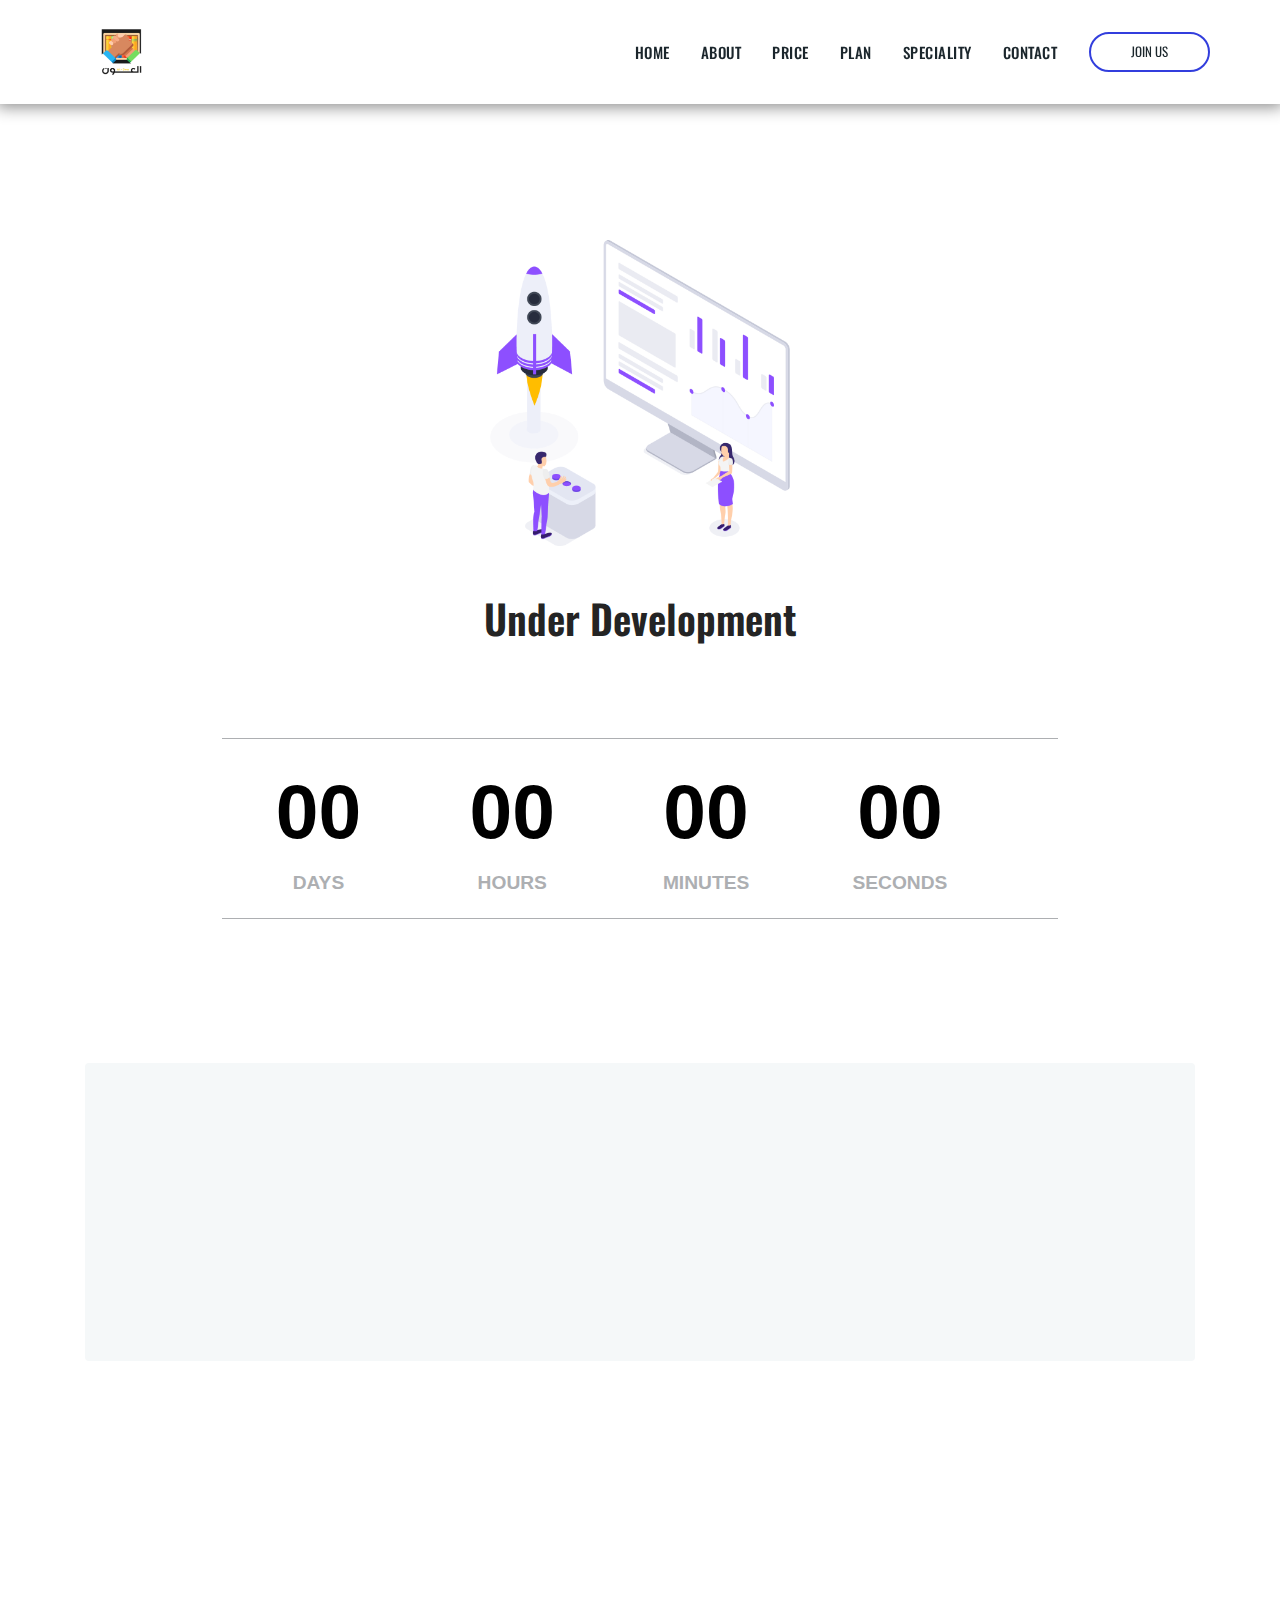
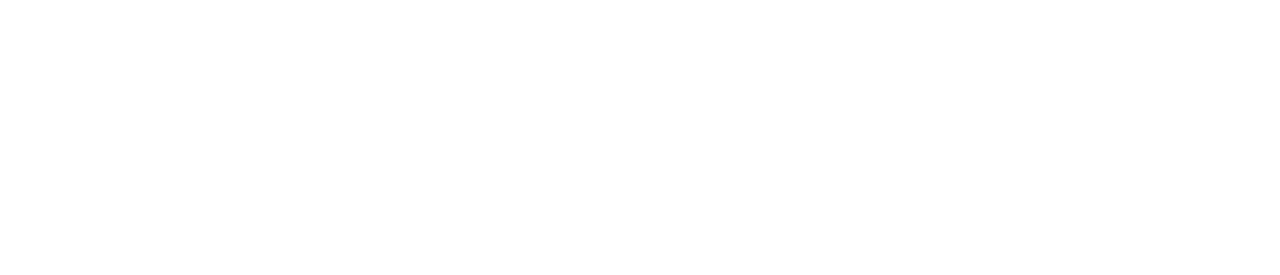
<file: contact.html>
<!doctype html>
<html lang="en">

<head>
	<!-- Required meta tags -->
	<meta charset="utf-8">
	<meta name="viewport" content="width=device-width, initial-scale=1, shrink-to-fit=no">
	<meta name="description" content="">
	<meta name="author" content="">

	<title>Al-Awn | Contact Us</title>

	<link rel="shortcut icon" href="./images/favicon.ico" type="image/x-icon">
	<link href="https://fonts.googleapis.com/css?family=Oswald&display=swap" rel="stylesheet">
	<link href="https://cdnjs.cloudflare.com/ajax/libs/font-awesome/4.7.0/css/font-awesome.min.css" rel="stylesheet">
	<link rel="stylesheet" href="./css/bootstrap.min.css">
	<link rel="stylesheet" href="./css/animate.min.css">
	<link rel="stylesheet" href="./css/slick.min.css">
	<link rel="stylesheet" href="./css/slick-theme.min.css">
	<link rel="stylesheet" href="css/style.css">

</head>

<body>

	<!-- Header Begin -->
	<header class="navigation">
		<!-- Navbar Begin -->
		<nav class="navbar navbar-expand-lg py-2 fixed-top" id="navbar">
			<div class="container p-0">
				<!-- Logo Area Begin -->
				<a class="navbar-brand" href="index.html">
					<span><img src="./images/logo.png" alt="">
						Al-Awn</span>
				</a>
				<!-- Logo Area End -->

				<!-- Hamburg Button Begin -->
				<button class="navbar-toggler collapsed" type="button" data-toggle="collapse" data-target="#CollapseNav"
					aria-controls="CollapseNav" aria-expanded="false" aria-label="Toggle navigation">
					<span class="ti-menu"></span>
				</button>
				<!-- Hamburg Button End -->

				<!-- Nav Begin -->
				<div class="collapse navbar-collapse text-center" id="CollapseNav">
					<ul class="navbar-nav ml-auto">
						<!-- Home Button -->
						<li class="nav-item active">
							<a class="nav-link" href="./index.html">Home</a>
						</li>

						<!-- About Button -->
						<li class="nav-item">
							<a class="nav-link" href="./about.html">About</a>
						</li>

						<!-- Price Button -->
						<li class="nav-item">
							<a class="nav-link" href="./price.html">Price</a>
						</li>

						<!-- Plan Dropdown -->
						<li class="nav-item dropdown">
							<a class="nav-link dropdown-toggle" href="#" id="dropdown03" data-toggle="dropdown"
								aria-haspopup="true" aria-expanded="false">Plan</a>
							<ul class="dropdown-menu" aria-labelledby="dropdown03">
								<li><a class="dropdown-item" href="./stage1.html">Stage 1</a></li>
								<li><a class="dropdown-item" href="./stage2.html">Stage 2</a></li>
							</ul>
						</li>

						<!-- Speciality Dropdown -->
						<li class="nav-item dropdown">
							<a class="nav-link dropdown-toggle" href="#" id="dropdown05" data-toggle="dropdown"
								aria-haspopup="true" aria-expanded="false">Speciality</a>
							<ul class="dropdown-menu" aria-labelledby="dropdown05">
								<li><a class="dropdown-item" href="./university.html">University</a></li>
								<li><a class="dropdown-item" href="./secondary.html">Secondary School</a></li>
							</ul>
						</li>

						<!-- Contact Button -->
						<li class="nav-item"><a class="nav-link" href="./contact.html">Contact</a></li>
					</ul>

					<!-- Join Us Button Begin -->
					<form class="form-lg-inline my-2 my-md-4 ml-lg-4 text-center">
						<a href="./join.html" class="btn btn-solid-border btn-round-full">Join Us</a>
					</form>
					<!-- Join Us Button End -->
				</div>
				<!-- Nav End -->
			</div>
		</nav>
		<!-- Navbar End -->
	</header>
	<!-- Header End -->

	<!-- Main Wrapper Begin -->
	<div class="main-wrapper">

        <!-- Coming Soon Section Begin -->
        <section class="soon position-relative mt-5 p-5">
            <div class="container d-flex flex-column justify-content-center align-items-center p-5 mt-5">
                <img src="./images/Startup_PNG.png" alt="coming soon image" width="300" class="mt-5">
                <h1 class="my-5">Under Development</h1>
				
				<ul id="countdown" class="my-5">
                    <li id="days">
                      <div class="number">00</div>
                      <div class="label">Days</div>
                    </li>
                    <li id="hours">
                      <div class="number">00</div>
                      <div class="label">Hours</div>
                    </li>
                    <li id="minutes">
                      <div class="number">00</div>
                      <div class="label">Minutes</div>
                    </li>
                    <li id="seconds">
                      <div class="number">00</div>
                      <div class="label">Seconds</div>
                    </li>
                  </ul>
            </div>
        </section>
        <!-- Coming Soon Section End -->

		<!-- Contact Section Begin -->
		<section class="contact mt-70 position-relative">
			<div class="container">
				<div class="cta-block-2 bg-gray p-5 rounded border-1">
					<div class="row justify-content-center align-items-center wow fadeIn" data-wow-duration="1s">
						<!-- Contact Content Area Begin -->
						<div class="col-lg-7">
							<span class="text-color">Get in touch with us.</span>
							<h2 class="mt-2 mb-4 mb-lg-0">After all what you saw in our world, if you want to ask any questions you can contact with us. <br> Thank you.</h2>
						</div>
						<!-- Contact Content Area End -->

						<!-- Contact Button Area Begin -->
						<div class="col-lg-4">
							<a href="#" class="btn btn-main btn-round-full float-lg-right ">Contact Us</a>
						</div>
						<!-- Contact Button Area End -->
					</div>
				</div>
			</div>
		</section>
		<!-- Contact Section End -->

		<!-- Footer Section Begin -->
		<footer class="footer wow fadeIn" data-wow-duration="1s">
			<div class="container">
				<!-- Top Footer Begin -->
				<div class="row">
					<div class="col-lg-4 col-md-6 col-sm-6">
						<div class="widget">
							<h4 class="text-capitalize mb-4">Al-Awn</h4>
							<ul class="list-unstyled footer-menu lh-35">
								<li><a href="#">Terms & Conditions</a></li>
								<li><a href="#">Privacy Policy</a></li>
								<li><a href="#">Support</a></li>
								<li><a href="#">FAQ</a></li>
							</ul>
						</div>
					</div>
					<div class="col-lg-4 col-md-6 col-sm-6">
						<div class="widget">
							<h4 class="text-capitalize mb-4">Quick Links</h4>
							<ul class="list-unstyled footer-menu lh-35">
								<li><a href="./about.html">About</a></li>
								<li><a href="./price.html">Price</a></li>
								<li><a href="./stage1.html">Plan-Stage1</a></li>
								<li><a href="./stage2.html">Plan-Stage2</a></li>
								<li><a href="./secondary.html">Speciality - Secondary</a></li>
								<li><a href="./university.html">Speciality - University</a></li>
								<li><a href="./contact.html">Contact</a></li>
							</ul>
						</div>
					</div>
					<div class="col-lg-4 col-sm-6">
						<div class="widget">
							<div class="logo mb-4">
								<img src="./images/logo.png" width="180px" alt="">
							</div>
							<h6><a href="mailto:al.3wn.6.0@gmail.com">Email : al.3wn.6.0@gmail.com</a></h6>
							<h6>Mobile : +20 101 774 7223</h6>
							<h6>Whatsapp : +20 101 774 7223</h6>
							<h6>Vodafone Cash : +20 101 774 7223</h6>
						</div>
					</div>
				</div>
				<!-- Top Footer End -->

				<!-- Bottom Footer (Copyrights) Begin -->
				<div class="footer-btm pt-4">
					<div class="row">
						<div class="col-lg-6">
							<div class="copyright">
								&copy; Copyright Reserved to <span class="text-color">Al-Awn</span> | Made By <a
									href="https://www.facebook.com/Brainean-Software-Company-109430733996045"
									target="_blank">Brainean</a>
							</div>
						</div>
						<div class="col-lg-6 text-left text-lg-right">
							<ul class="list-inline footer-socials">
								<li class="list-inline-item"><a href="#"><i class="fa fa-facebook mr-2"></i>Facebook</a>
								</li>
								<li class="list-inline-item"><a href="#"><i class="fa fa-twitter mr-2"></i>Twitter</a></li>
							</ul>
						</div>
					</div>
				</div>
				<!-- Bottom Footer (Copyrights) End -->
			</div>
		</footer>
		<!-- Footer Section End -->
	</div>
	<!-- Main Wrapper End -->

	<!-- ========= JavaScript ========= -->
	<script src="./js/jquery-3.4.1.min.js"></script>
	<script src="./js/popper.min.js"></script>
	<script src="./js/bootstrap.min.js"></script>
	<script src="./js/slick.min.js"></script>
	<script src="./js/wow.min.js"></script>
	<script src="./js/script.js"></script>

</body>

</html>
</file>
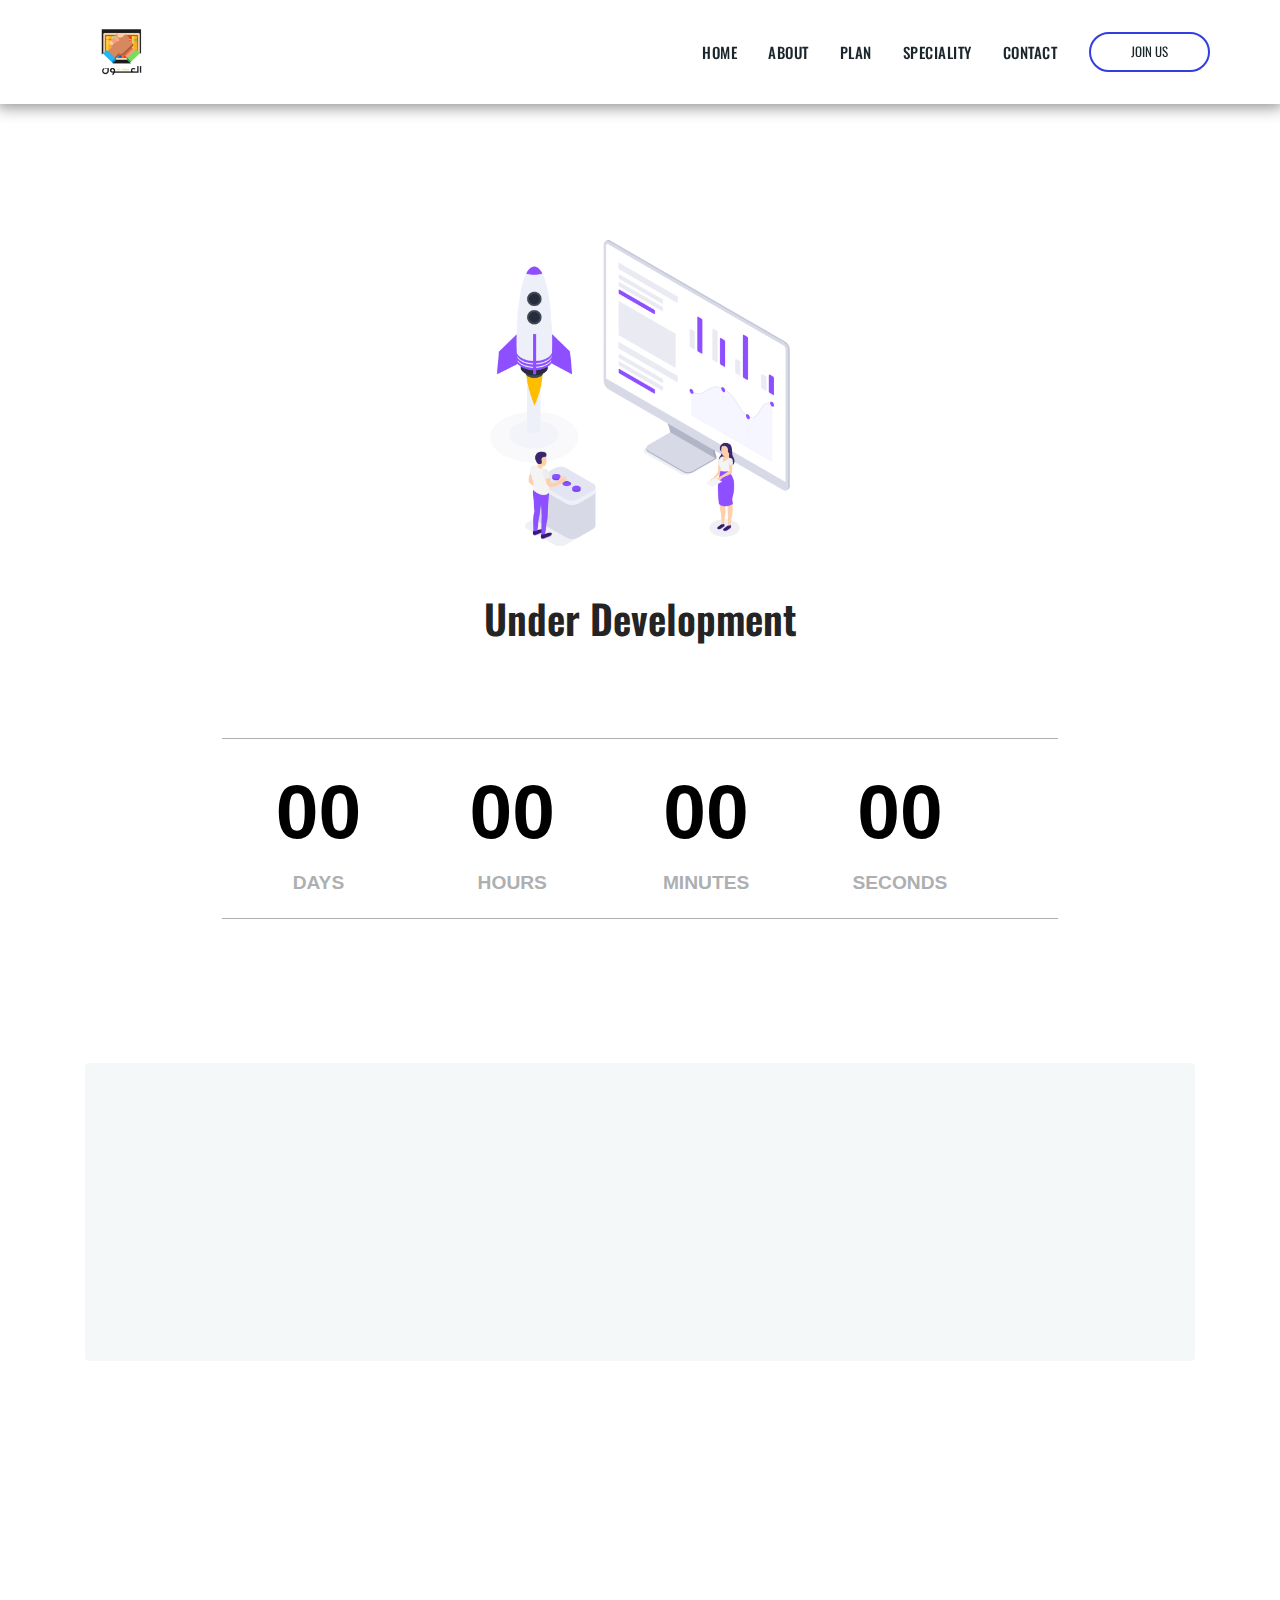
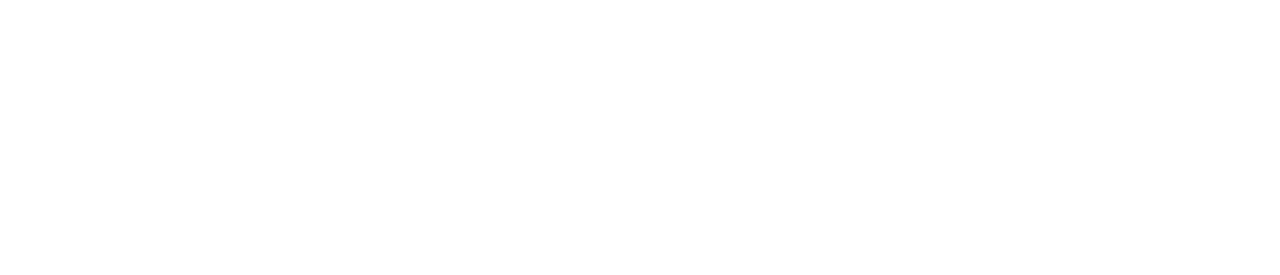
<file: join.html>
<!doctype html>
<html lang="en">

<head>
	<!-- Required meta tags -->
	<meta charset="utf-8">
	<meta name="viewport" content="width=device-width, initial-scale=1, shrink-to-fit=no">
	<meta name="description" content="">
	<meta name="author" content="">

	<title>Al-Awn | Join</title>

	<link rel="shortcut icon" href="./images/favicon.ico" type="image/x-icon">
	<link href="https://fonts.googleapis.com/css?family=Oswald&display=swap" rel="stylesheet">
	<link href="https://cdnjs.cloudflare.com/ajax/libs/font-awesome/4.7.0/css/font-awesome.min.css" rel="stylesheet">
	<link rel="stylesheet" href="./css/bootstrap.min.css">
	<link rel="stylesheet" href="./css/animate.min.css">
	<link rel="stylesheet" href="./css/slick.min.css">
	<link rel="stylesheet" href="./css/slick-theme.min.css">
	<link rel="stylesheet" href="css/style.css">

</head>

<body>
	<!-- Header Begin -->
	<header class="navigation">
		<!-- Navbar Begin -->
		<nav class="navbar navbar-expand-lg py-2 fixed-top" id="navbar">
			<div class="container p-0">
				<!-- Logo Area Begin -->
				<a class="navbar-brand" href="index.html">
					<span><img src="./images/logo.png" alt="">
						Al-Awn</span>
				</a>
				<!-- Logo Area End -->

				<!-- Hamburg Button Begin -->
				<button class="navbar-toggler collapsed" type="button" data-toggle="collapse" data-target="#CollapseNav"
					aria-controls="CollapseNav" aria-expanded="false" aria-label="Toggle navigation">
					<span class="ti-menu"></span>
				</button>
				<!-- Hamburg Button End -->

				<!-- Nav Begin -->
				<div class="collapse navbar-collapse text-center" id="CollapseNav">
					<ul class="navbar-nav ml-auto">
						<!-- Home Button -->
						<li class="nav-item active">
							<a class="nav-link" href="./index.html">Home</a>
						</li>

						<!-- About Button -->
						<li class="nav-item">
							<a class="nav-link" href="./about.html">About</a>
						</li>

						<!-- Plan Dropdown -->
						<li class="nav-item dropdown">
							<a class="nav-link dropdown-toggle" href="#" id="dropdown03" data-toggle="dropdown"
								aria-haspopup="true" aria-expanded="false">Plan</a>
							<ul class="dropdown-menu" aria-labelledby="dropdown03">
								<li><a class="dropdown-item" href="./stage1.html">Stage 1</a></li>
								<li><a class="dropdown-item" href="./stage2.html">Stage 2</a></li>
							</ul>
						</li>

						<!-- Speciality Dropdown -->
						<li class="nav-item dropdown">
							<a class="nav-link dropdown-toggle" href="#" id="dropdown05" data-toggle="dropdown"
								aria-haspopup="true" aria-expanded="false">Speciality</a>
							<ul class="dropdown-menu" aria-labelledby="dropdown05">
								<li><a class="dropdown-item" href="./university.html">University</a></li>
								<li><a class="dropdown-item" href="./secondary.html">Secondary School</a></li>
							</ul>
						</li>

						<!-- Contact Button -->
						<li class="nav-item"><a class="nav-link" href="./contact.html">Contact</a></li>
					</ul>

					<!-- Join Us Button Begin -->
					<form class="form-lg-inline my-2 my-md-4 ml-lg-4 text-center">
						<a href="./join.html" class="btn btn-solid-border btn-round-full">Join Us</a>
					</form>
					<!-- Join Us Button End -->
				</div>
				<!-- Nav End -->
			</div>
		</nav>
		<!-- Navbar End -->
	</header>
	<!-- Header End -->

	<!-- Main Wrapper Begin -->
	<div class="main-wrapper">
        <!-- Coming Soon Section Begin -->
        <section class="soon position-relative mt-5 p-5">
            <div class="container d-flex flex-column justify-content-center align-items-center p-5 mt-5">
                <img src="./images/Startup_PNG.png" alt="coming soon image" width="300" class="mt-5">
                <h1 class="my-5">Under Development</h1>
				
				<ul id="countdown" class="my-5">
                    <li id="days">
                      <div class="number">00</div>
                      <div class="label">Days</div>
                    </li>
                    <li id="hours">
                      <div class="number">00</div>
                      <div class="label">Hours</div>
                    </li>
                    <li id="minutes">
                      <div class="number">00</div>
                      <div class="label">Minutes</div>
                    </li>
                    <li id="seconds">
                      <div class="number">00</div>
                      <div class="label">Seconds</div>
                    </li>
                  </ul>
            </div>
        </section>
        <!-- Coming Soon Section End -->

		<!-- Contact Section Begin -->
		<section class="contact mt-70 position-relative">
			<div class="container">
				<div class="cta-block-2 bg-gray p-5 rounded border-1">
					<div class="row justify-content-center align-items-center wow fadeIn" data-wow-duration="1s">
						<!-- Contact Content Area Begin -->
						<div class="col-lg-7">
							<span class="text-color">Get in touch with us.</span>
							<h2 class="mt-2 mb-4 mb-lg-0">After all what you saw in our world, if you want to ask any questions you can contact with us. <br> Thank you.</h2>
						</div>
						<!-- Contact Content Area End -->

						<!-- Contact Button Area Begin -->
						<div class="col-lg-4">
							<a href="#" class="btn btn-main btn-round-full float-lg-right ">Contact Us</a>
						</div>
						<!-- Contact Button Area End -->
					</div>
				</div>
			</div>
		</section>
		<!-- Contact Section End -->

		<!-- Footer Section Begin -->
		<footer class="footer wow fadeIn" data-wow-duration="1s">
			<div class="container">
				<!-- Top Footer Begin -->
				<div class="row">
					<div class="col-lg-4 col-md-6 col-sm-6">
						<div class="widget">
							<h4 class="text-capitalize mb-4">Al-Awn</h4>
							<ul class="list-unstyled footer-menu lh-35">
								<li><a href="#">Terms & Conditions</a></li>
								<li><a href="#">Privacy Policy</a></li>
								<li><a href="#">Support</a></li>
								<li><a href="#">FAQ</a></li>
							</ul>
						</div>
					</div>

					<div class="col-lg-4 col-md-6 col-sm-6">
						<div class="widget">
							<h4 class="text-capitalize mb-4">Quick Links</h4>
							<ul class="list-unstyled footer-menu lh-35">
								<li><a href="./about.html">About</a></li>
								<li><a href="./price.html">Price</a></li>
								<li><a href="./stage1.html">Plan-Stage1</a></li>
								<li><a href="./stage2.html">Plan-Stage2</a></li>
								<li><a href="./secondary.html">Speciality - Secondary</a></li>
								<li><a href="./university.html">Speciality - University</a></li>
								<li><a href="./contact.html">Contact</a></li>
							</ul>
						</div>
					</div>

					<div class="col-lg-4 col-sm-6">
						<div class="widget">
							<div class="logo mb-4">
								<img src="./images/logo.png" width="180px" alt="">
							</div>
							<h6><a href="mailto:al.3wn.6.0@gmail.com">Email : al.3wn.6.0@gmail.com</a></h6>
							<h6>Mobile : +20 101 774 7223</h6>
							<h6>Whatsapp : +20 101 774 7223</h6>
							<h6>Vodafone Cash : +20 101 774 7223</h6>
						</div>
					</div>
				</div>
				<!-- Top Footer End -->

				<!-- Bottom Footer (Copyrights) Begin -->
				<div class="footer-btm pt-4">
					<div class="row">
						<div class="col-lg-6">
							<div class="copyright">
								&copy; Copyright Reserved to <span class="text-color">Al-Awn</span> | Made By <a
									href="https://www.facebook.com/Brainean-Software-Company-109430733996045"
									target="_blank">Brainean</a>
							</div>
						</div>
						<div class="col-lg-6 text-left text-lg-right">
							<ul class="list-inline footer-socials">
								<li class="list-inline-item"><a href="#"><i class="fa fa-facebook mr-2"></i>Facebook</a>
								</li>
								<li class="list-inline-item"><a href="#"><i class="fa fa-twitter mr-2"></i>Twitter</a></li>
							</ul>
						</div>
					</div>
				</div>
				<!-- Bottom Footer (Copyrights) End -->
			</div>
		</footer>
		<!-- Footer Section End -->
	</div>
	<!-- Main Wrapper End -->

	<!-- ========= JavaScript ========= -->
	<script src="./js/jquery-3.4.1.min.js"></script>
	<script src="./js/popper.min.js"></script>
	<script src="./js/bootstrap.min.js"></script>
	<script src="./js/slick.min.js"></script>
	<script src="./js/wow.min.js"></script>
	<script src="./js/script.js"></script>

</body>

</html>
</file>
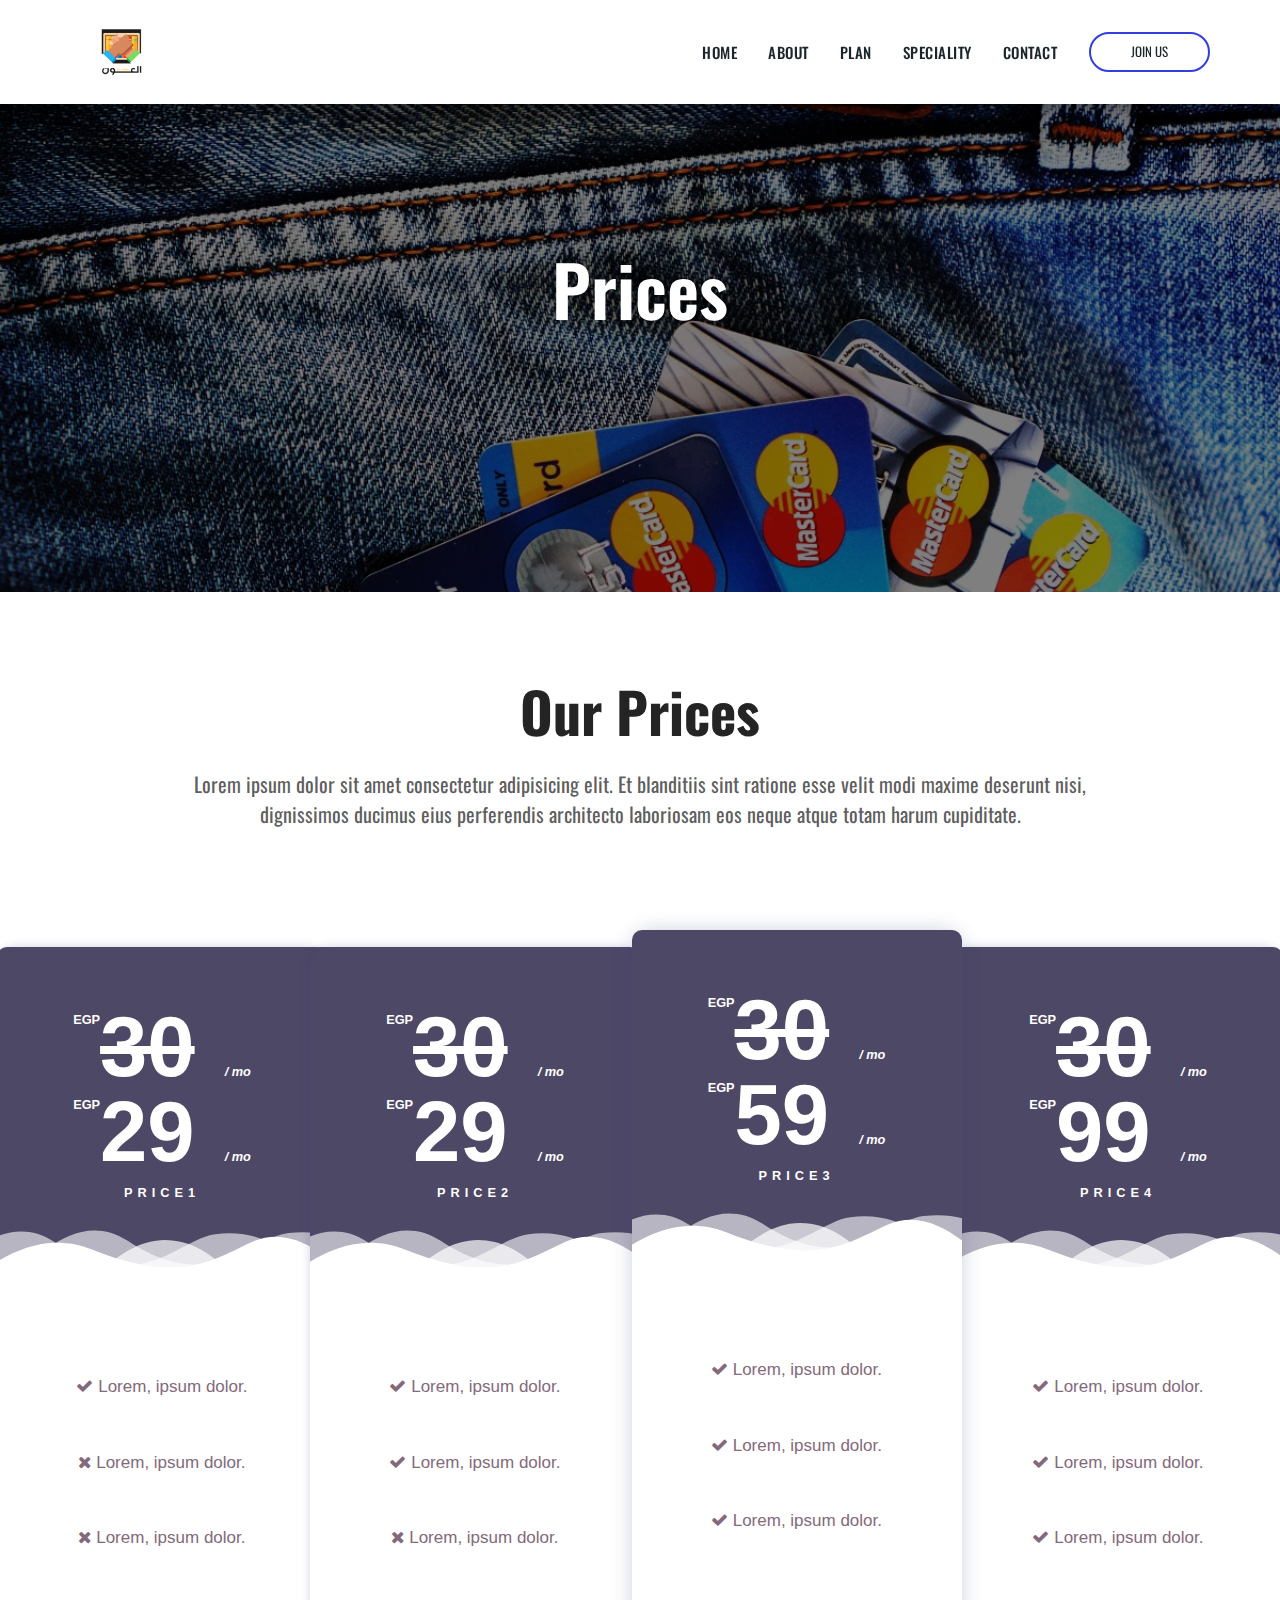
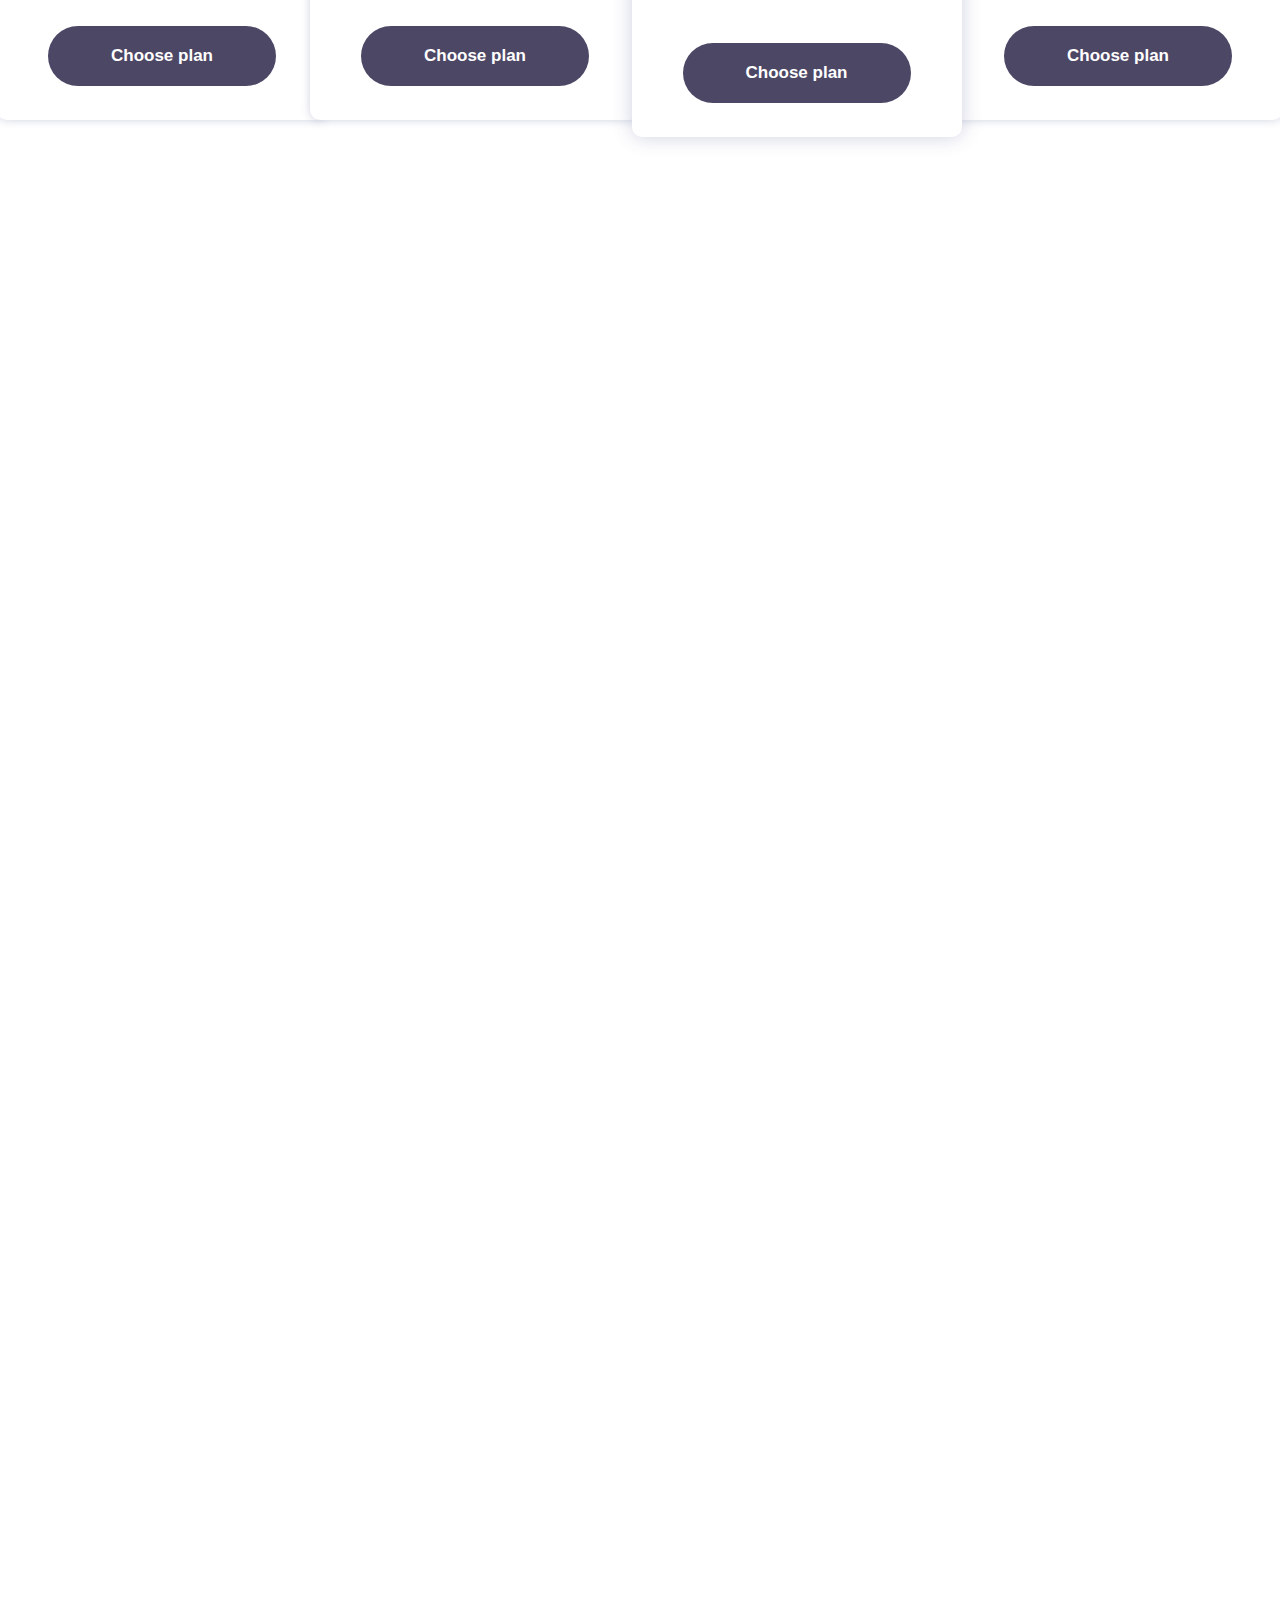
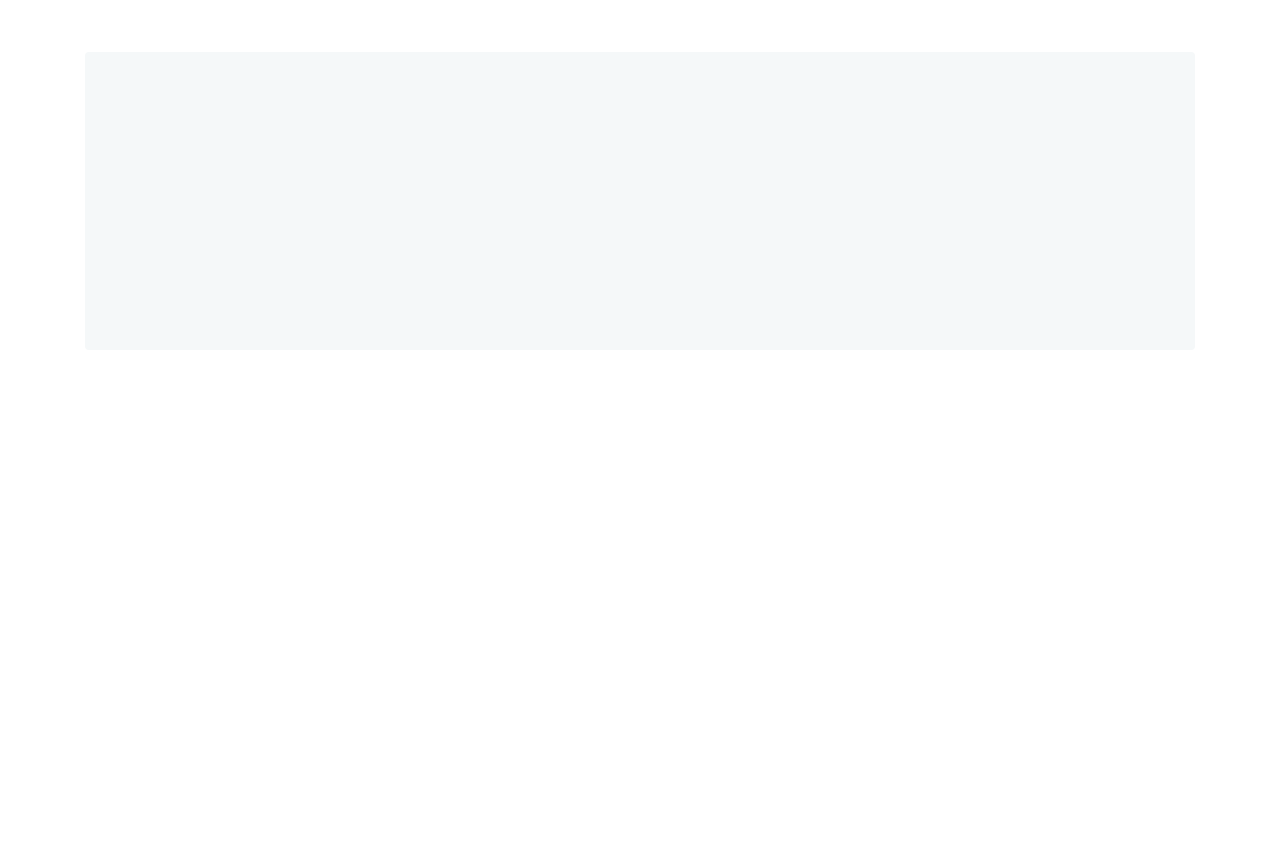
<file: price.html>
<!doctype html>
<html lang="en">

<head>
	<!-- Required meta tags -->
	<meta charset="utf-8">
	<meta name="viewport" content="width=device-width, initial-scale=1, shrink-to-fit=no">

	<title>Al-Awn | Prices</title>

	<link rel="shortcut icon" href="./images/favicon.ico" type="image/x-icon">
	<link href="https://fonts.googleapis.com/css?family=Oswald&display=swap" rel="stylesheet">
	<link href="https://cdnjs.cloudflare.com/ajax/libs/font-awesome/4.7.0/css/font-awesome.min.css" rel="stylesheet">
	<link rel="stylesheet" href="./css/bootstrap.min.css">
	<link rel="stylesheet" href="./css/animate.min.css">
	<link rel="stylesheet" href="./css/slick.min.css">
	<link rel="stylesheet" href="./css/slick-theme.min.css">
	<link rel="stylesheet" href="css/style.css">
</head>

<body>
	<!-- Header Begin -->
	<header class="navigation">
		<!-- Navbar Begin -->
		<nav class="navbar navbar-expand-lg py-2 fixed-top" id="navbar">
			<div class="container p-0">
				<!-- Logo Area Begin -->
				<a class="navbar-brand" href="index.html">
					<span><img src="./images/logo.png" alt="">
						Al-Awn</span>
				</a>
				<!-- Logo Area End -->

				<!-- Hamburg Button Begin -->
				<button class="navbar-toggler collapsed" type="button" data-toggle="collapse" data-target="#CollapseNav"
					aria-controls="CollapseNav" aria-expanded="false" aria-label="Toggle navigation">
					<i class="fa fa-bars" aria-hidden="true"></i>
				</button>
				<!-- Hamburg Button End -->

				<!-- Nav Begin -->
				<div class="collapse navbar-collapse text-center" id="CollapseNav">
					<ul class="navbar-nav ml-auto">
						<!-- Home Button -->
						<li class="nav-item active">
							<a class="nav-link" href="./index.html">Home</a>
						</li>

						<!-- About Button -->
						<li class="nav-item">
							<a class="nav-link" href="./about.html">About</a>
						</li>

						<!-- Plan Dropdown -->
						<li class="nav-item dropdown">
							<a class="nav-link dropdown-toggle" href="#" id="dropdown03" data-toggle="dropdown"
								aria-haspopup="true" aria-expanded="false">Plan</a>
							<ul class="dropdown-menu" aria-labelledby="dropdown03">
								<li><a class="dropdown-item" href="./stage1.html">Stage 1</a></li>
								<li><a class="dropdown-item" href="./stage2.html">Stage 2</a></li>
							</ul>
						</li>

						<!-- Speciality Dropdown -->
						<li class="nav-item dropdown">
							<a class="nav-link dropdown-toggle" href="#" id="dropdown05" data-toggle="dropdown"
								aria-haspopup="true" aria-expanded="false">Speciality</a>
							<ul class="dropdown-menu" aria-labelledby="dropdown05">
								<li><a class="dropdown-item" href="./university.html">University</a></li>
								<li><a class="dropdown-item" href="./secondary.html">Secondary School</a></li>
							</ul>
						</li>

						<!-- Contact Button -->
						<li class="nav-item"><a class="nav-link" href="./contact.html">Contact</a></li>
					</ul>

					<!-- Join Us Button Begin -->
					<form class="form-lg-inline my-2 my-md-4 ml-lg-4 text-center">
						<a href="./join.html" class="btn btn-solid-border btn-round-full">Join Us</a>
					</form>
					<!-- Join Us Button End -->
				</div>
				<!-- Nav End -->
			</div>
		</nav>
		<!-- Navbar End -->
	</header>
	<!-- Header End -->

	<!-- Main Wrapper Begin -->
	<div class="main-wrapper">
		<!-- Start Section Begin -->
		<section class="start wow fadeIn" style="background-image: url(./images/pricestart.jpg);" data-wow-duration="1s">
			<div class="container">
				<div class="row">
					<div class="col-12">
						<h1 class="d-block mb-3 p-5 text-white text-capitalize">Prices</h1>
					</div>
				</div>
			</div>
		</section>
		<!-- Start Section End -->

		<!-- Price Section Begin -->
		<section class="Prices">
			<!-- Price Section Head Begin -->
			<div class="price-head text-center w-75 m-auto wow fadeIn" data-wow-duration="1s">
				<h1 class="font-weight-bolder display-4">Our Prices</h1>
				<p>Lorem ipsum dolor sit amet consectetur adipisicing elit. Et blanditiis sint ratione esse velit modi
					maxime deserunt nisi, dignissimos ducimus eius perferendis architecto laboriosam eos neque atque
					totam harum cupiditate.</p>
			</div>
			<!-- Price Section Head End -->

			<!-- Price Tables Begin -->
			<div class="pricing pricing-palden wow fadeIn" data-wow-duration="1s">
				<!-- Price Item Begin -->
				<div class="pricing-item">
					<!-- Price Item Head Begin -->
					<div class="pricing-deco">
						<svg class="pricing-deco-img" enable-background="new 0 0 300 100" height="100px" id="Layer_1"
							preserveAspectRatio="none" version="1.1" viewBox="0 0 300 100" width="300px" x="0px"
							xml:space="preserve" xmlns:xlink="http://www.w3.org/1999/xlink"
							xmlns="http://www.w3.org/2000/svg" y="0px">
							<path class="deco-layer deco-layer--1"
								d="M30.913,43.944c0,0,42.911-34.464,87.51-14.191c77.31,35.14,113.304-1.952,146.638-4.729&#x000A;	c48.654-4.056,69.94,16.218,69.94,16.218v54.396H30.913V43.944z"
								fill="#FFFFFF" opacity="0.6"></path>
							<path class="deco-layer deco-layer--2"
								d="M-35.667,44.628c0,0,42.91-34.463,87.51-14.191c77.31,35.141,113.304-1.952,146.639-4.729&#x000A;	c48.653-4.055,69.939,16.218,69.939,16.218v54.396H-35.667V44.628z"
								fill="#FFFFFF" opacity="0.6"></path>
							<path class="deco-layer deco-layer--3"
								d="M43.415,98.342c0,0,48.283-68.927,109.133-68.927c65.886,0,97.983,67.914,97.983,67.914v3.716&#x000A;	H42.401L43.415,98.342z"
								fill="#FFFFFF" opacity="0.7"></path>
							<path class="deco-layer deco-layer--4"
								d="M-34.667,62.998c0,0,56-45.667,120.316-27.839C167.484,57.842,197,41.332,232.286,30.428&#x000A;	c53.07-16.399,104.047,36.903,104.047,36.903l1.333,36.667l-372-2.954L-34.667,62.998z"
								fill="#FFFFFF"></path>
						</svg>
						<!-- Past Price -->
						<div class="pricing-price"><span class="pricing-currency">EGP</span><del>30</del>
							<span class="pricing-period">/ mo</span>
						</div>

						<!-- Recent Price -->
						<div class="pricing-price"><span class="pricing-currency">EGP</span>29
							<span class="pricing-period">/ mo</span>
						</div>

						<!-- Price Title -->
						<h3 class="pricing-title">Price1</h3>
					</div>
					<!-- Price Item Head End -->

					<!-- Price List Begin -->
					<ul class="pricing-feature-list">
						<li class="pricing-feature"><i class="fa fa-check"></i> Lorem, ipsum dolor.</li>
						<li class="pricing-feature"><i class="fa fa-times"></i> Lorem, ipsum dolor.</li>
						<li class="pricing-feature"><i class="fa fa-times"></i> Lorem, ipsum dolor.</li>
					</ul>
					<!-- Price List End -->

					<!-- Price Button -->
					<button class="pricing-action">Choose plan</button>
				</div>
				<!-- Price Item End -->

				<!-- Price Item Begin -->
				<div class="pricing-item">
					<!-- Price Item Head Begin -->
					<div class="pricing-deco">
						<svg class="pricing-deco-img" enable-background="new 0 0 300 100" height="100px" id="Layer_1"
							preserveAspectRatio="none" version="1.1" viewBox="0 0 300 100" width="300px" x="0px"
							xml:space="preserve" xmlns:xlink="http://www.w3.org/1999/xlink"
							xmlns="http://www.w3.org/2000/svg" y="0px">
							<path class="deco-layer deco-layer--1"
								d="M30.913,43.944c0,0,42.911-34.464,87.51-14.191c77.31,35.14,113.304-1.952,146.638-4.729&#x000A;	c48.654-4.056,69.94,16.218,69.94,16.218v54.396H30.913V43.944z"
								fill="#FFFFFF" opacity="0.6"></path>
							<path class="deco-layer deco-layer--2"
								d="M-35.667,44.628c0,0,42.91-34.463,87.51-14.191c77.31,35.141,113.304-1.952,146.639-4.729&#x000A;	c48.653-4.055,69.939,16.218,69.939,16.218v54.396H-35.667V44.628z"
								fill="#FFFFFF" opacity="0.6"></path>
							<path class="deco-layer deco-layer--3"
								d="M43.415,98.342c0,0,48.283-68.927,109.133-68.927c65.886,0,97.983,67.914,97.983,67.914v3.716&#x000A;	H42.401L43.415,98.342z"
								fill="#FFFFFF" opacity="0.7"></path>
							<path class="deco-layer deco-layer--4"
								d="M-34.667,62.998c0,0,56-45.667,120.316-27.839C167.484,57.842,197,41.332,232.286,30.428&#x000A;	c53.07-16.399,104.047,36.903,104.047,36.903l1.333,36.667l-372-2.954L-34.667,62.998z"
								fill="#FFFFFF"></path>
						</svg>
						<!-- Past Price -->
						<div class="pricing-price"><span class="pricing-currency">EGP</span><del>30</del>
							<span class="pricing-period">/ mo</span>
						</div>

						<!-- Recent Price -->
						<div class="pricing-price"><span class="pricing-currency">EGP</span>29
							<span class="pricing-period">/ mo</span>
						</div>

						<!-- Price Title -->
						<h3 class="pricing-title">Price2</h3>
					</div>
					<!-- Price Item Head End -->

					<!-- Price List Begin -->
					<ul class="pricing-feature-list">
						<li class="pricing-feature"><i class="fa fa-check"></i> Lorem, ipsum dolor.</li>
						<li class="pricing-feature"><i class="fa fa-check"></i> Lorem, ipsum dolor.</li>
						<li class="pricing-feature"><i class="fa fa-times"></i> Lorem, ipsum dolor.</li>
					</ul>
					<!-- Price List End -->

					<!-- Price Button -->
					<button class="pricing-action">Choose plan</button>
				</div>
				<!-- Price Item End -->

				<!-- Price Item Begin -->
				<div class="pricing-item pricing__item--featured">
					<!-- Price Item Head Begin -->
					<div class="pricing-deco">
						<svg class="pricing-deco-img" enable-background="new 0 0 300 100" height="100px" id="Layer_1"
							preserveAspectRatio="none" version="1.1" viewBox="0 0 300 100" width="300px" x="0px"
							xml:space="preserve" xmlns:xlink="http://www.w3.org/1999/xlink"
							xmlns="http://www.w3.org/2000/svg" y="0px">
							<path class="deco-layer deco-layer--1"
								d="M30.913,43.944c0,0,42.911-34.464,87.51-14.191c77.31,35.14,113.304-1.952,146.638-4.729&#x000A;	c48.654-4.056,69.94,16.218,69.94,16.218v54.396H30.913V43.944z"
								fill="#FFFFFF" opacity="0.6"></path>
							<path class="deco-layer deco-layer--2"
								d="M-35.667,44.628c0,0,42.91-34.463,87.51-14.191c77.31,35.141,113.304-1.952,146.639-4.729&#x000A;	c48.653-4.055,69.939,16.218,69.939,16.218v54.396H-35.667V44.628z"
								fill="#FFFFFF" opacity="0.6"></path>
							<path class="deco-layer deco-layer--3"
								d="M43.415,98.342c0,0,48.283-68.927,109.133-68.927c65.886,0,97.983,67.914,97.983,67.914v3.716&#x000A;	H42.401L43.415,98.342z"
								fill="#FFFFFF" opacity="0.7"></path>
							<path class="deco-layer deco-layer--4"
								d="M-34.667,62.998c0,0,56-45.667,120.316-27.839C167.484,57.842,197,41.332,232.286,30.428&#x000A;	c53.07-16.399,104.047,36.903,104.047,36.903l1.333,36.667l-372-2.954L-34.667,62.998z"
								fill="#FFFFFF"></path>
						</svg>
						
						<!-- Past Price -->
						<div class="pricing-price"><span class="pricing-currency">EGP</span><del>30</del>
							<span class="pricing-period">/ mo</span>
						</div>

						<!-- Recent Price -->
						<div class="pricing-price"><span class="pricing-currency">EGP</span>59
							<span class="pricing-period">/ mo</span>
						</div>

						<!-- Price Title -->
						<h3 class="pricing-title">Price3</h3>
					</div>
					<!-- Price Item Head End -->

					<!-- Price List Begin -->
					<ul class="pricing-feature-list">
						<li class="pricing-feature"><i class="fa fa-check"></i> Lorem, ipsum dolor.</li>
						<li class="pricing-feature"><i class="fa fa-check"></i> Lorem, ipsum dolor.</li>
						<li class="pricing-feature"><i class="fa fa-check"></i> Lorem, ipsum dolor.</li>
					</ul>
					<!-- Price List End -->

					<!-- Price Button -->
					<button class="pricing-action">Choose plan</button>
				</div>
				<!-- Price Item End -->

				<!-- Price Item Begin -->
				<div class="pricing-item">
					<!-- Price Item Head Begin -->
					<div class="pricing-deco">
						<svg class="pricing-deco-img" enable-background="new 0 0 300 100" height="100px" id="Layer_1"
							preserveAspectRatio="none" version="1.1" viewBox="0 0 300 100" width="300px" x="0px"
							xml:space="preserve" xmlns:xlink="http://www.w3.org/1999/xlink"
							xmlns="http://www.w3.org/2000/svg" y="0px">
							<path class="deco-layer deco-layer--1"
								d="M30.913,43.944c0,0,42.911-34.464,87.51-14.191c77.31,35.14,113.304-1.952,146.638-4.729&#x000A;	c48.654-4.056,69.94,16.218,69.94,16.218v54.396H30.913V43.944z"
								fill="#FFFFFF" opacity="0.6"></path>
							<path class="deco-layer deco-layer--2"
								d="M-35.667,44.628c0,0,42.91-34.463,87.51-14.191c77.31,35.141,113.304-1.952,146.639-4.729&#x000A;	c48.653-4.055,69.939,16.218,69.939,16.218v54.396H-35.667V44.628z"
								fill="#FFFFFF" opacity="0.6"></path>
							<path class="deco-layer deco-layer--3"
								d="M43.415,98.342c0,0,48.283-68.927,109.133-68.927c65.886,0,97.983,67.914,97.983,67.914v3.716&#x000A;	H42.401L43.415,98.342z"
								fill="#FFFFFF" opacity="0.7"></path>
							<path class="deco-layer deco-layer--4"
								d="M-34.667,62.998c0,0,56-45.667,120.316-27.839C167.484,57.842,197,41.332,232.286,30.428&#x000A;	c53.07-16.399,104.047,36.903,104.047,36.903l1.333,36.667l-372-2.954L-34.667,62.998z"
								fill="#FFFFFF"></path>
						</svg>

						<!-- Past Price -->
						<div class="pricing-price"><span class="pricing-currency">EGP</span><del>30</del>
							<span class="pricing-period">/ mo</span>
						</div>

						<!-- Recent Price -->
						<div class="pricing-price"><span class="pricing-currency">EGP</span>99
							<span class="pricing-period">/ mo</span>
						</div>

						<!-- Price Title -->
						<h3 class="pricing-title">Price4</h3>
					</div>
					<!-- Price Item Head End -->

					<!-- Price List Begin -->
					<ul class="pricing-feature-list">
						<li class="pricing-feature"><i class="fa fa-check"></i> Lorem, ipsum dolor.</li>
						<li class="pricing-feature"><i class="fa fa-check"></i> Lorem, ipsum dolor.</li>
						<li class="pricing-feature"><i class="fa fa-check"></i> Lorem, ipsum dolor.</li>
					</ul>
					<!-- Price List End -->

					<!-- Price Button -->
					<button class="pricing-action">Choose plan</button>
				</div>
				<!-- Price Item End -->
			</div>
			<!-- Price Tables End -->
		</section>
		<!-- Price Section End -->

		<!-- Separator Section Begin -->
		<section class="p2 wow fadeIn" data-wow-duration="1s">
			<a href="#" data-cont="Photography + Individual">Photography + Individual</a>
		</section>
		<!-- Separator Section End -->

		<!-- Offer Section Begin -->
		<section class="offer p-5 m-5">
			<div class="comparison table-responsive d-flex col-12 justify-content-center align-items-center">
				<!-- Individual Table Begin -->
				<table class="table table-bordered text-center mx-4 wow fadeIn" data-wow-duration="1s">
					<thead>
						<tr>
							<th scope="col" colspan="2">Individual</th>
						</tr>
						<tr>
							<th scope="col">Offer Name</th>
							<th scope="col">Offer Price</th>
						</tr>
					</thead>
					<tbody>
						<tr>
							<td>Mult-Choise Question</td>
							<td><del>60 EGP</del> 50 EGP</td>
						</tr>
						<tr>
							<td>Mult-Choise Question</td>
							<td><del>60 EGP</del> 50 EGP</td>
						</tr>

						<tr>
							<td>Mult-Choise Question</td>
							<td><del>60 EGP</del> 50 EGP</td>
						</tr>

						<tr>
							<td>Mult-Choise Question</td>
							<td><del>60 EGP</del> 50 EGP</td>
						</tr>
					</tbody>
				</table>
				<!-- Individual Table End -->

				<!-- Photography Table Begin -->
				<table class="table table-bordered mx-4 text-center wow fadeIn" data-wow-duration="1s">
					<thead>
						<tr>
							<th scope="col" colspan="2">Photography</th>
						</tr>
						<tr>
							<th scope="col">Offer Name</th>
							<th scope="col">Offer Price</th>
						</tr>
					</thead>
					<tbody>
						<tr>
							<td>Mult-Choise Question</td>
							<td><del>60 EGP</del> 50 EGP</td>
						</tr>
						<tr>
							<td>Mult-Choise Question</td>
							<td><del>60 EGP</del> 50 EGP</td>
						</tr>

						<tr>
							<td>Mult-Choise Question</td>
							<td><del>60 EGP</del> 50 EGP</td>
						</tr>

						<tr>
							<td>Mult-Choise Question</td>
							<td><del>60 EGP</del> 50 EGP</td>
						</tr>
					</tbody>
				</table>
				<!-- Photography Table End -->
			</div>
			
			<!-- Offer Content Begin -->
			<div class="contect-buy text-center wow fadeIn" data-wow-duration="1s">
				<p>Lorem ipsum dolor sit amet consectetur adipisicing elit. Molestiae alias, tempore nulla quisquam
					ratione voluptates.</p>
				<p>Lorem ipsum dolor sit amet consectetur adipisicing elit.</p>
				<a href="#" class="btn btn-main btn-round-full">Contact Us</a>
			</div>
			<!-- Offer Content End -->
		</section>
		<!-- Offer Section End -->

		<!-- Contact Section Begin -->
		<section class="contact mt-70 position-relative">
			<div class="container">
				<div class="cta-block-2 bg-gray p-5 rounded border-1">
					<div class="row justify-content-center align-items-center wow fadeIn" data-wow-duration="1s">
						<!-- Contact Content Area Begin -->
						<div class="col-lg-7">
							<span class="text-color">Get in touch with us.</span>
							<h2 class="mt-2 mb-4 mb-lg-0">After all what you saw in our world, if you want to ask any
								questions you can contact with us. <br> Thank you.</h2>
						</div>
						<!-- Contact Content Area End -->

						<!-- Contact Button Area Begin -->
						<div class="col-lg-4">
							<a href="#" class="btn btn-main btn-round-full float-lg-right ">Contact Us</a>
						</div>
						<!-- Contact Button Area End -->
					</div>
				</div>
			</div>
		</section>
		<!-- Contact Section End -->

		<!-- Footer Section Begin -->
		<footer class="footer wow fadeIn" data-wow-duration="1s">
			<div class="container">
				<!-- Top Footer Begin -->
				<div class="row">
					<div class="col-lg-4 col-md-6 col-sm-6">
						<div class="widget">
							<h4 class="text-capitalize mb-4">Al-Awn</h4>
							<ul class="list-unstyled footer-menu lh-35">
								<li><a href="#">Terms & Conditions</a></li>
								<li><a href="#">Privacy Policy</a></li>
								<li><a href="#">Support</a></li>
								<li><a href="#">FAQ</a></li>
							</ul>
						</div>
					</div>

					<div class="col-lg-4 col-md-6 col-sm-6">
						<div class="widget">
							<h4 class="text-capitalize mb-4">Quick Links</h4>
							<ul class="list-unstyled footer-menu lh-35">
								<li><a href="./about.html">About</a></li>
								<li><a href="./price.html">Price</a></li>
								<li><a href="./stage1.html">Plan-Stage1</a></li>
								<li><a href="./stage2.html">Plan-Stage2</a></li>
								<li><a href="./secondary.html">Speciality - Secondary</a></li>
								<li><a href="./university.html">Speciality - University</a></li>
								<li><a href="./contact.html">Contact</a></li>
							</ul>
						</div>
					</div>

					<div class="col-lg-4 col-sm-6">
						<div class="widget">
							<div class="logo mb-4">
								<img src="./images/logo.png" width="180px" alt="logo">
							</div>
							<h6><a href="mailto:al.3wn.6.0@gmail.com">Email : al.3wn.6.0@gmail.com</a></h6>
							<h6>Mobile : +20 101 774 7223</h6>
							<h6>Whatsapp : +20 101 774 7223</h6>
							<h6>Vodafone Cash : +20 101 774 7223</h6>
						</div>
					</div>
				</div>
				<!-- Top Footer End -->

				<!-- Bottom Footer (Copyrights) Begin -->
				<div class="footer-btm pt-4">
					<div class="row">
						<div class="col-lg-6">
							<div class="copyright">
								&copy; Copyright Reserved to <span class="text-color">Al-Awn</span> | Made By <a
									href="https://www.facebook.com/Brainean-Software-Company-109430733996045"
									target="_blank">Brainean</a>
							</div>
						</div>
						<div class="col-lg-6 text-left text-lg-right">
							<ul class="list-inline footer-socials">
								<li class="list-inline-item"><a href="#"><i class="fa fa-facebook mr-2"></i>Facebook</a>
								</li>
								<li class="list-inline-item"><a href="#"><i class="fa fa-twitter mr-2"></i>Twitter</a>
								</li>
							</ul>
						</div>
					</div>
				</div>
				<!-- Bottom Footer (Copyrights) End -->
			</div>
		</footer>
		<!-- Footer Section End -->
	</div>
	<!-- Main Wrapper End -->

	<!-- ========= JavaScript ========= -->
	<script src="./js/jquery-3.4.1.min.js"></script>
	<script src="./js/popper.min.js"></script>
	<script src="./js/bootstrap.min.js"></script>
	<script src="./js/slick.min.js"></script>
	<script src="./js/wow.min.js"></script>
	<script src="./js/script.js"></script>
	
</body>

</html>
</file>
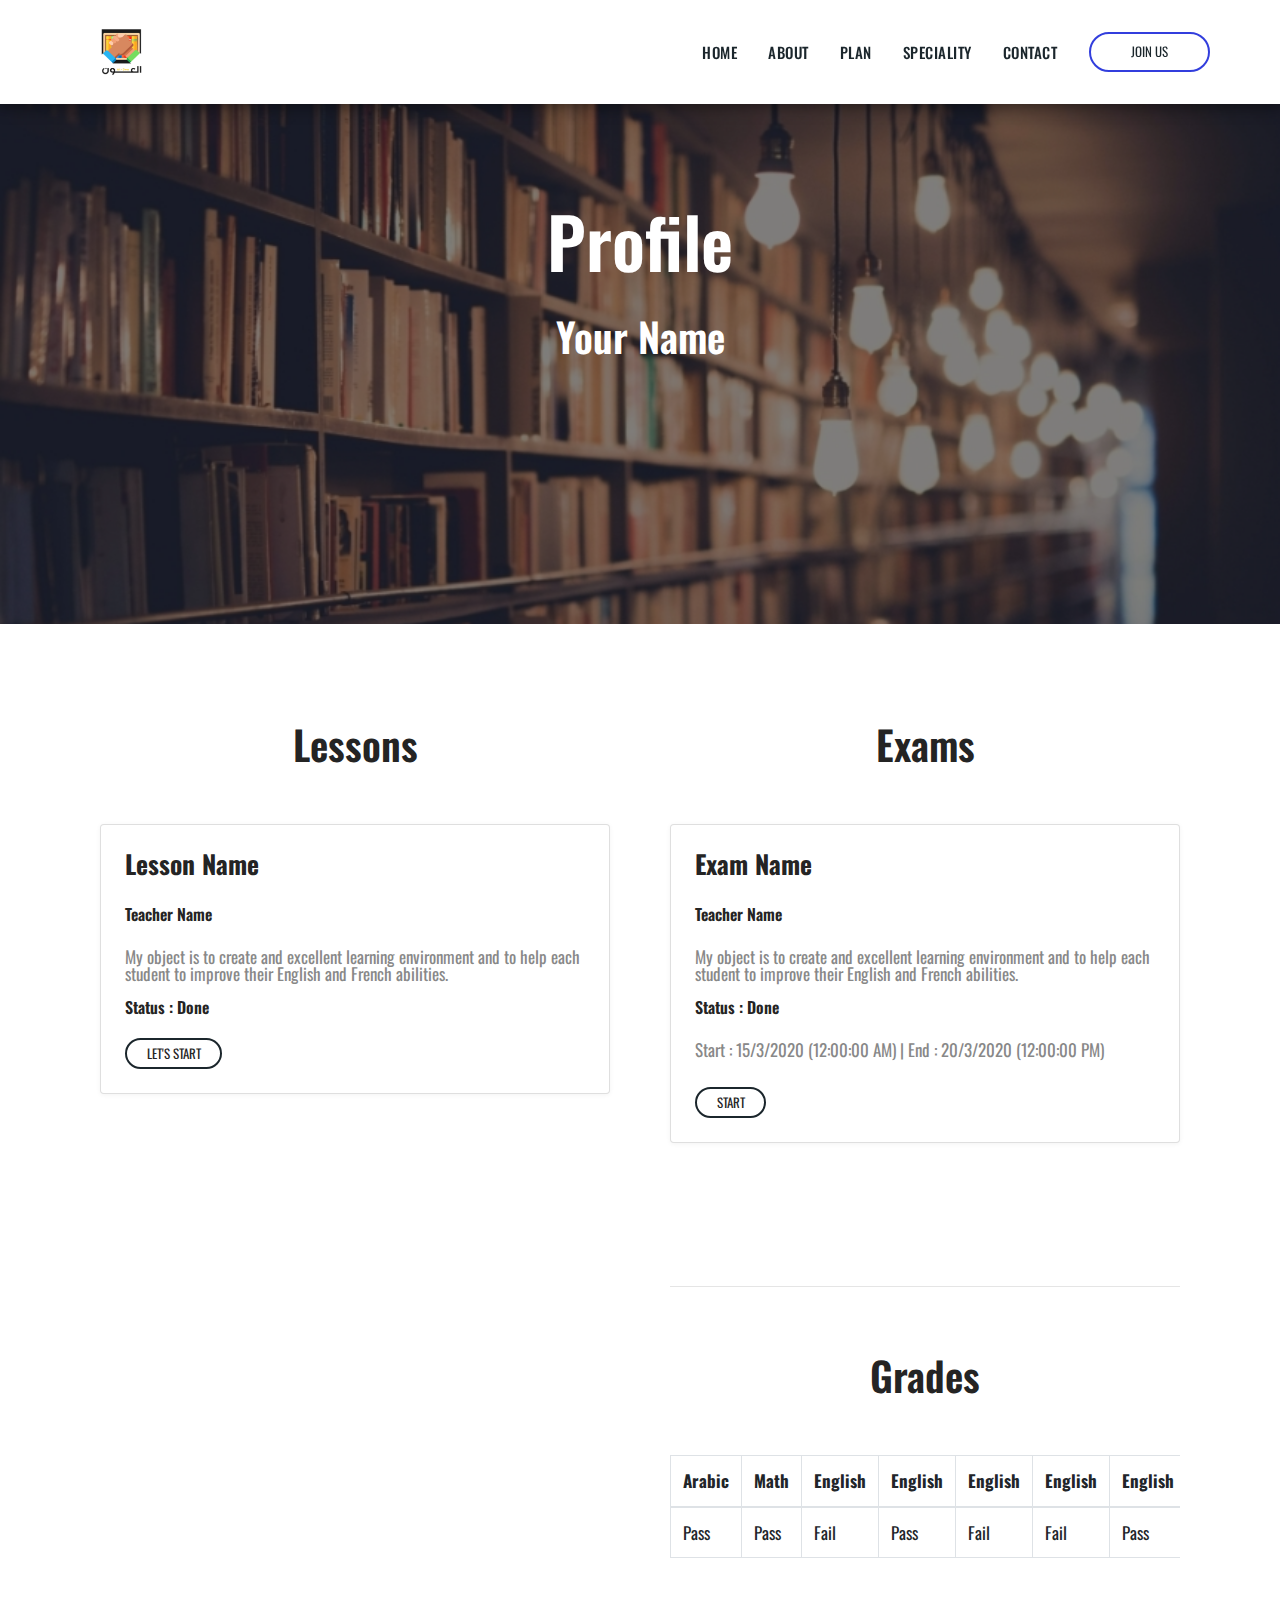
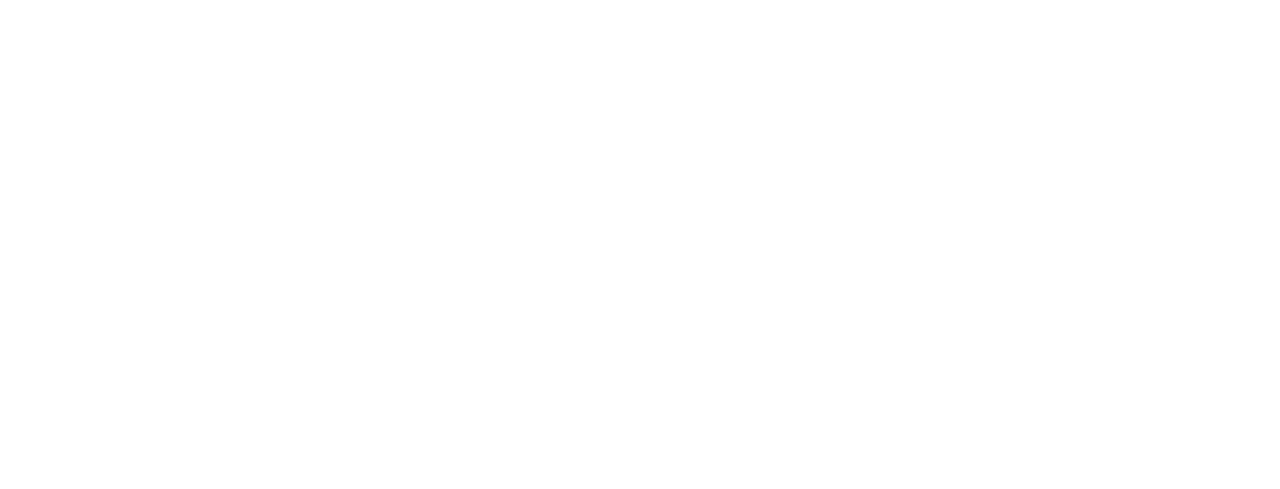
<file: profile.html>
<!doctype html>
<html lang="en">

<head>
    <!-- Required meta tags -->
    <meta charset="utf-8">
    <meta name="viewport" content="width=device-width, initial-scale=1, shrink-to-fit=no">
    <meta name="description" content="">
    <meta name="author" content="">

    <title>Al-Awn | Profile</title>

    <link rel="shortcut icon" href="./images/favicon.ico" type="image/x-icon">
    <link href="https://fonts.googleapis.com/css?family=Oswald&display=swap" rel="stylesheet">
    <link href="https://cdnjs.cloudflare.com/ajax/libs/font-awesome/4.7.0/css/font-awesome.min.css" rel="stylesheet">
    <link rel="stylesheet" href="./css/bootstrap.min.css">
    <link rel="stylesheet" href="./css/animate.min.css">
    <link rel="stylesheet" href="./css/slick.min.css">
    <link rel="stylesheet" href="./css/slick-theme.min.css">
    <link rel="stylesheet" href="css/style.css">

</head>

<body>
    <!-- Header Begin -->
    <header class="navigation">
        <!-- Navbar Begin -->
        <nav class="navbar navbar-expand-lg py-2 fixed-top" id="navbar">
            <div class="container p-0">
                <!-- Logo Area Begin -->
                <a class="navbar-brand" href="index.html">
                    <span><img src="./images/logo.png" alt="">
                        Al-Awn</span>
                </a>
                <!-- Logo Area End -->

                <!-- Hamburg Button Begin -->
                <button class="navbar-toggler collapsed" type="button" data-toggle="collapse" data-target="#CollapseNav"
                    aria-controls="CollapseNav" aria-expanded="false" aria-label="Toggle navigation">
                    <i class="fa fa-bars" aria-hidden="true"></i>
                </button>
                <!-- Hamburg Button End -->

                <!-- Nav Begin -->
                <div class="collapse navbar-collapse text-center" id="CollapseNav">
                    <ul class="navbar-nav ml-auto">
                        <!-- Home Button -->
                        <li class="nav-item active">
                            <a class="nav-link" href="./index.html">Home</a>
                        </li>

                        <!-- About Button -->
                        <li class="nav-item">
                            <a class="nav-link" href="./about.html">About</a>
                        </li>

                        <!-- Plan Dropdown -->
                        <li class="nav-item dropdown">
                            <a class="nav-link dropdown-toggle" href="#" id="dropdown03" data-toggle="dropdown"
                                aria-haspopup="true" aria-expanded="false">Plan</a>
                            <ul class="dropdown-menu" aria-labelledby="dropdown03">
                                <li><a class="dropdown-item" href="./stage1.html">Stage 1</a></li>
                                <li><a class="dropdown-item" href="./stage2.html">Stage 2</a></li>
                            </ul>
                        </li>

                        <!-- Speciality Dropdown -->
                        <li class="nav-item dropdown">
                            <a class="nav-link dropdown-toggle" href="#" id="dropdown05" data-toggle="dropdown"
                                aria-haspopup="true" aria-expanded="false">Speciality</a>
                            <ul class="dropdown-menu" aria-labelledby="dropdown05">
                                <li><a class="dropdown-item" href="./university.html">University</a></li>
                                <li><a class="dropdown-item" href="./secondary.html">Secondary School</a></li>
                            </ul>
                        </li>

                        <!-- Contact Button -->
                        <li class="nav-item"><a class="nav-link" href="./contact.html">Contact</a></li>
                    </ul>

                    <!-- Join Us Button Begin -->
                    <form class="form-lg-inline my-2 my-md-4 ml-lg-4 text-center">
                        <a href="./join.html" class="btn btn-solid-border btn-round-full">Join Us</a>
                    </form>
                    <!-- Join Us Button End -->
                </div>
                <!-- Nav End -->
            </div>
        </nav>
        <!-- Navbar End -->
    </header>
    <!-- Header End -->

    <!-- Main Wrapper Begin -->
    <div class="main-wrapper">
        <!-- Start Section Begin -->
        <section class="start wow fadeIn" data-wow-duration="1s">
            <div class="container">
                <div class="row">
                    <div class="col-12">
                        <h1 class="d-block mb-3 text-white text-capitalize">Profile</h1>
                        <p class="animated fadeInUp mb-5">Your Name
                        </p>
                    </div>
                </div>
            </div>
        </section>
        <!-- Start Section End -->

        <section class="profile">
            <div class="container">
                <div class="row">
                    <div class="col-12 col-md-6 py-5">
                        <div class="lessons-head text-center p-5">
                            <h1>Lessons</h1>
                        </div>
                        <!-- Card Begin -->
                        <div class="card-box col-12 wow fadeIn" data-wow-duration="1s">
                            <div class="card">
                                <!-- Content Area Begin -->
                                <div class="card-content p-4">
                                    <!-- Lesson Name -->
                                    <h4 class="card-title">Lesson Name</h4><br>
                                    
                                    <!-- Teacher Name -->
                                    <h6>Teacher Name</h6>
                                    
                                    <!-- Lesson Description -->
                                    <p class="card-description py-3">My object is to create and excellent learning
                                        environment and to help each
                                        student to improve their English and French abilities.</p>
                                    
                                    <!-- Lesson Status -->
                                    <h6>Status : Done</h6>
                                    
                                    <!-- Start Button -->
                                    <a href="#" class="join-teacher btn btn-solid-border btn-round-full">Let's Start</a>
                                </div>
                                <!-- Content Area End -->
                            </div>
                        </div>
                        <!-- Card End -->

                        <!-- Pagination Begin -->
                        <div class="col-12 wow fadeIn" data-wow-duration="1s">
                            <ul class="pagination justify-content-center">
                                <li class="page-item">
                                    <a class="page-link" href="#" tabindex="-1">Previous</a>
                                </li>
                                <li class="page-item"><a class="page-link" href="#">1</a></li>
                                <li class="page-item"><a class="page-link" href="#">2</a></li>
                                <li class="page-item"><a class="page-link" href="#">3</a></li>
                                <li class="page-item">
                                    <a class="page-link" href="#">Next</a>
                                </li>
                            </ul>
                        </div>
                        <!-- Pagination End -->
                    </div>

                    <div class="col-12 col-md-6">
                        <div class="container">
                            <div class="row">
                                <div class="col-12 py-5">
                                    <div class="exams-head py-5 text-center">
                                        <h1>Exams</h1>
                                    </div>
                                    <!-- Card Begin -->
                                    <div class="card-box col-12 m-0 p-0 wow fadeIn" data-wow-duration="1s">
                                        <div class="card">
                                            <!-- Content Area Begin -->
                                            <div class="card-content p-4">
                                                <!-- Exam Name -->
                                                <h4 class="card-title">Exam Name</h4><br>
                                                
                                                <!-- Teacher Name -->
                                                <h6>Teacher Name</h6>
                                                
                                                <!-- Exam Description -->
                                                <p class="card-description py-3">My object is to create and excellent
                                                    learning
                                                    environment and to help each
                                                    student to improve their English and French abilities.</p>

                                                <!-- Exam Status -->
                                                <h6>Status : Done</h6>
                                                
                                                <!-- Exam Time -->
                                                <p class="card-description py-3">Start : 15/3/2020 (12:00:00 AM) | End :
                                                    20/3/2020 (12:00:00 PM)
                                                </p>

                                                <!-- Start Button -->
                                                <a href="#" class="join-teacher btn btn-solid-border btn-round-full">
                                                    Start</a>
                                            </div>
                                            <!-- Content Area End -->
                                        </div>
                                    </div>
                                    <!-- Card End -->

                                    <!-- Pagination Begin -->
                                    <div class="col-12 wow fadeIn" data-wow-duration="1s">
                                        <ul class="pagination justify-content-center">
                                            <li class="page-item">
                                                <a class="page-link" href="#" tabindex="-1">Previous</a>
                                            </li>
                                            <li class="page-item"><a class="page-link" href="#">1</a></li>
                                            <li class="page-item"><a class="page-link" href="#">2</a></li>
                                            <li class="page-item"><a class="page-link" href="#">3</a></li>
                                            <li class="page-item">
                                                <a class="page-link" href="#">Next</a>
                                            </li>
                                        </ul>
                                    </div>
                                    <!-- Pagination End -->
                                </div>
                            </div>

                            <hr>

                            <div class="row">
                                <div class="col-12">
                                    <div class="grade-head text-center py-5">
                                        <h1>Grades</h1>
                                    </div>
                                    <div class="table-responsive">
                                        <table class="table table-bordered">
                                            <thead>
                                                <tr>
                                                    <th scope="col">Arabic</th>
                                                    <th scope="col">Math</th>
                                                    <th scope="col">English</th>
                                                    <th scope="col">English</th>
                                                    <th scope="col">English</th>
                                                    <th scope="col">English</th>
                                                    <th scope="col">English</th>
                                                    <th scope="col">English</th>
                                                </tr>
                                            </thead>
                                            <tbody>
                                                <tr>
                                                    <td>Pass</td>
                                                    <td>Pass</td>
                                                    <td>Fail</td>
                                                    <td>Pass</td>
                                                    <td>Fail</td>
                                                    <td>Fail</td>
                                                    <td>Pass</td>
                                                    <td>Fail</td>
                                                </tr>
                                            </tbody>
                                        </table>
                                    </div>
                                </div>
                            </div>
                        </div>
                    </div>
                </div>
            </div>
        </section>

        <!-- Footer Section Begin -->
        <footer class="footer wow fadeIn" data-wow-duration="1s">
            <div class="container">
                <!-- Top Footer Begin -->
                <div class="row">
                    <div class="col-lg-4 col-md-6 col-sm-6">
                        <div class="widget">
                            <h4 class="text-capitalize mb-4">Al-Awn</h4>
                            <ul class="list-unstyled footer-menu lh-35">
                                <li><a href="#">Terms & Conditions</a></li>
                                <li><a href="#">Privacy Policy</a></li>
                                <li><a href="#">Support</a></li>
                                <li><a href="#">FAQ</a></li>
                            </ul>
                        </div>
                    </div>

                    <div class="col-lg-4 col-md-6 col-sm-6">
                        <div class="widget">
                            <h4 class="text-capitalize mb-4">Quick Links</h4>
							<ul class="list-unstyled footer-menu lh-35">
								<li><a href="./about.html">About</a></li>
								<li><a href="./price.html">Price</a></li>
								<li><a href="./stage1.html">Plan-Stage1</a></li>
								<li><a href="./stage2.html">Plan-Stage2</a></li>
								<li><a href="./secondary.html">Speciality - Secondary</a></li>
								<li><a href="./university.html">Speciality - University</a></li>
								<li><a href="./contact.html">Contact</a></li>
							</ul>
                        </div>
                    </div>

                    <div class="col-lg-4 col-sm-6">
                        <div class="widget">
                            <div class="logo mb-4">
                                <img src="./images/logo.png" width="180px" alt="logo">
                            </div>
                            <h6><a href="mailto:al.3wn.6.0@gmail.com">Email : al.3wn.6.0@gmail.com</a></h6>
                            <h6>Mobile : +20 101 774 7223</h6>
                            <h6>Whatsapp : +20 101 774 7223</h6>
                            <h6>Vodafone Cash : +20 101 774 7223</h6>
                        </div>
                    </div>
                </div>
                <!-- Top Footer End -->

                <!-- Bottom Footer (Copyrights) Begin -->
                <div class="footer-btm pt-4">
                    <div class="row">
                        <div class="col-lg-6">
                            <div class="copyright">
                                &copy; Copyright Reserved to <span class="text-color">Al-Awn</span> | Made By <a
                                    href="https://www.facebook.com/Brainean-Software-Company-109430733996045"
                                    target="_blank">Brainean</a>
                            </div>
                        </div>
                        <div class="col-lg-6 text-left text-lg-right">
                            <ul class="list-inline footer-socials">
                                <li class="list-inline-item"><a href="#"><i class="fa fa-facebook mr-2"></i>Facebook</a>
                                </li>
                                <li class="list-inline-item"><a href="#"><i class="fa fa-twitter mr-2"></i>Twitter</a>
                                </li>
                            </ul>
                        </div>
                    </div>
                </div>
                <!-- Bottom Footer (Copyrights) End -->
            </div>
        </footer>
        <!-- Footer Section End -->
    </div>
    <!-- Main Wrapper End -->

    <!-- ========= JavaScript ========= -->
    <script src="./js/jquery-3.4.1.min.js"></script>
    <script src="./js/popper.min.js"></script>
    <script src="./js/bootstrap.min.js"></script>
    <script src="./js/slick.min.js"></script>
    <script src="./js/wow.min.js"></script>
    <script src="./js/script.js"></script>

</body>

</html>
</file>
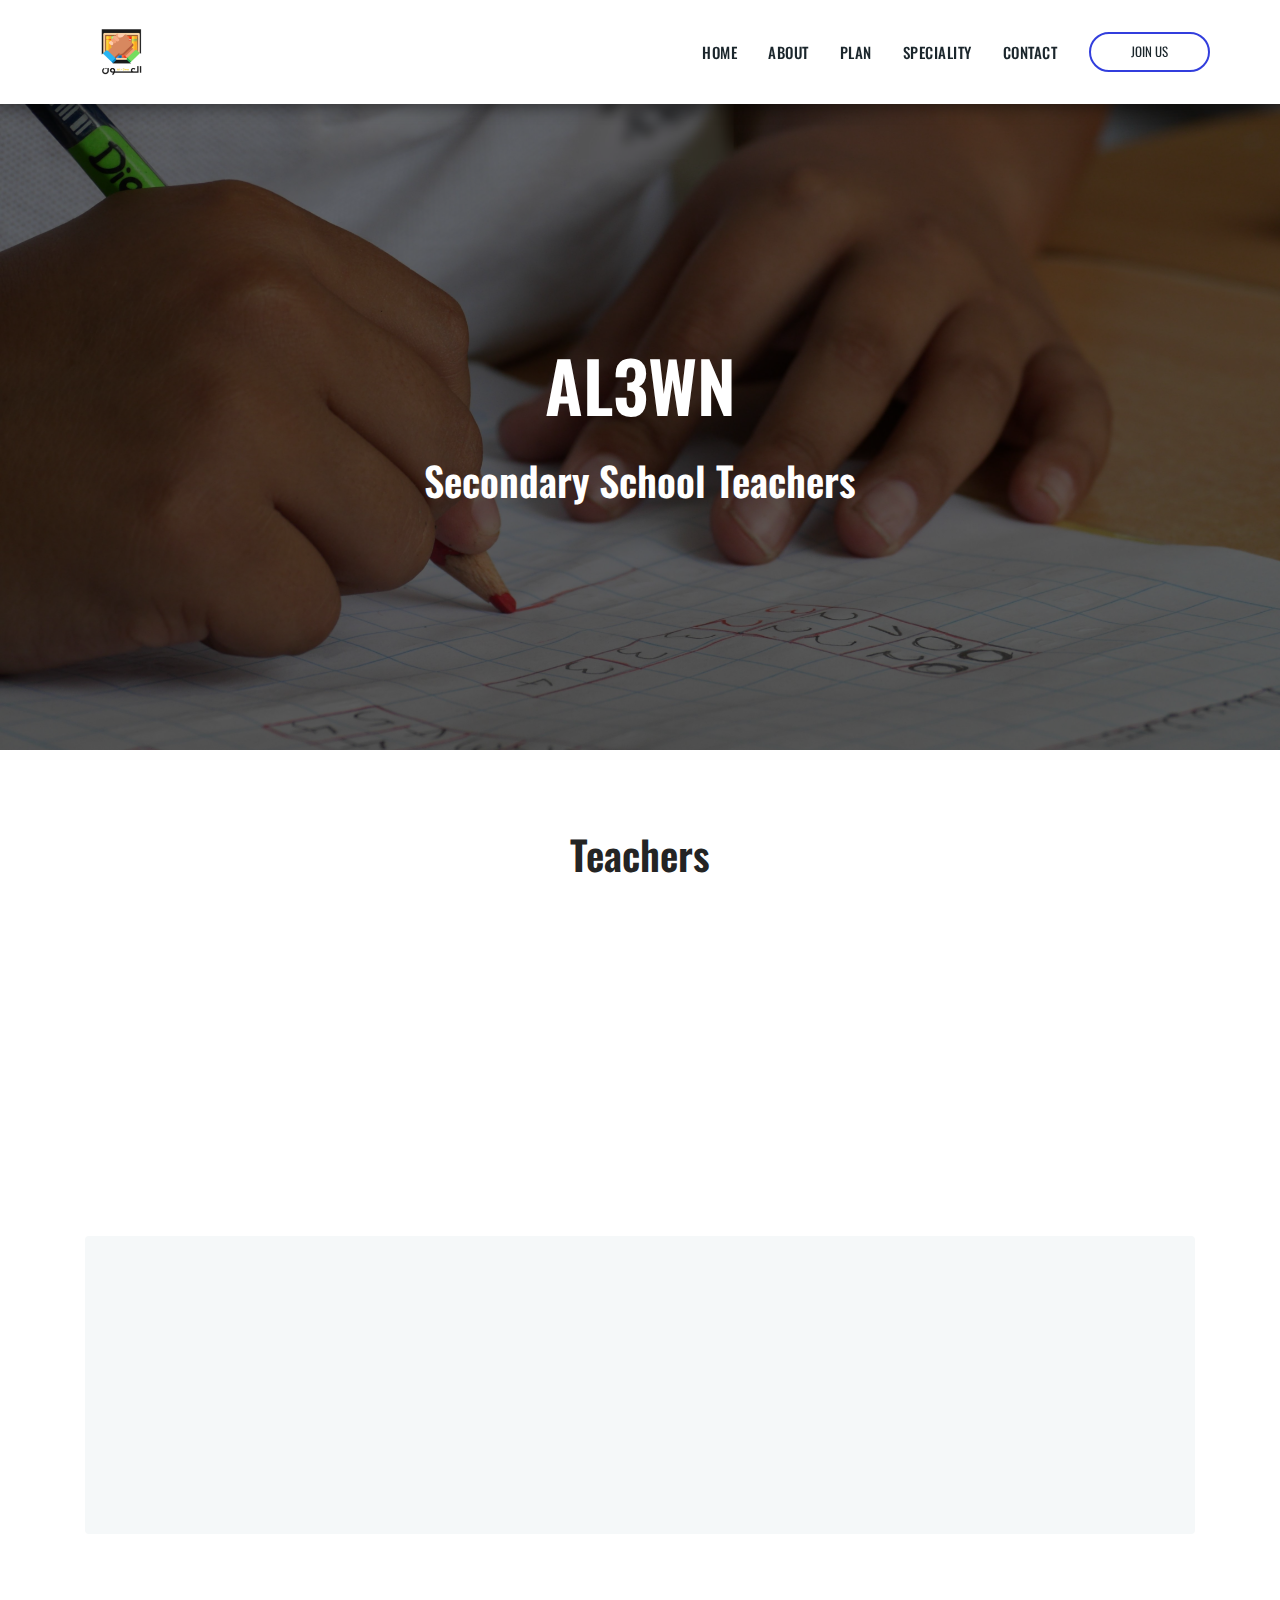
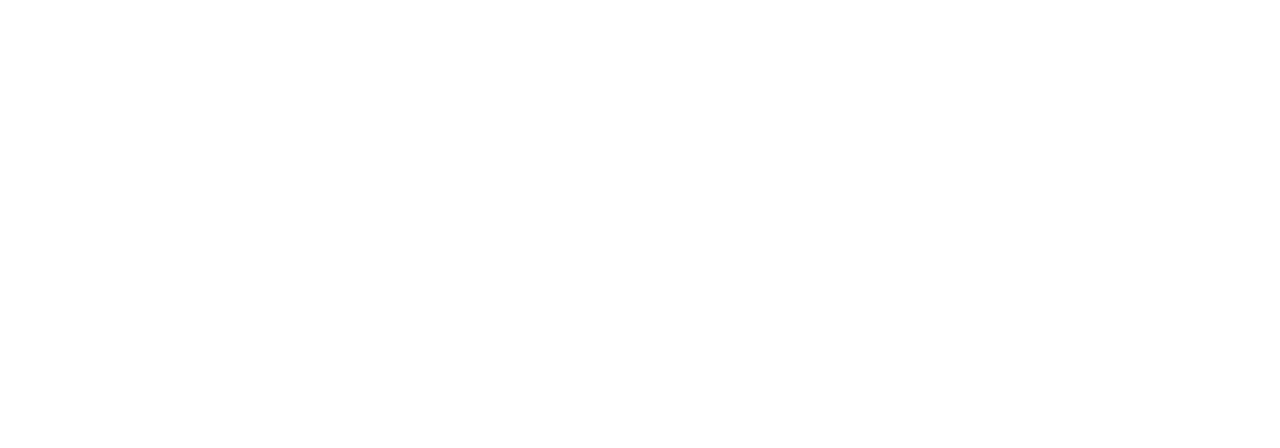
<file: secondary.html>
<!doctype html>
<html lang="en">

<head>
  <!-- Required meta tags -->
  <meta charset="utf-8">
  <meta name="viewport" content="width=device-width, initial-scale=1, shrink-to-fit=no">
  <meta name="description" content="">
  <meta name="author" content="">

  <title>Al-Awn | Secondary School</title>

  <link rel="shortcut icon" href="./images/favicon.ico" type="image/x-icon">
  <link href="https://fonts.googleapis.com/css?family=Oswald&display=swap" rel="stylesheet">
  <link href="https://cdnjs.cloudflare.com/ajax/libs/font-awesome/4.7.0/css/font-awesome.min.css" rel="stylesheet">
  <link rel="stylesheet" href="./css/bootstrap.min.css">
  <link rel="stylesheet" href="./css/animate.min.css">
  <link rel="stylesheet" href="./css/slick.min.css">
  <link rel="stylesheet" href="./css/slick-theme.min.css">
  <link rel="stylesheet" href="css/style.css">

</head>

<body>
  <!-- Header Begin -->
  <header class="navigation">
    <!-- Navbar Begin -->
    <nav class="navbar navbar-expand-lg py-2 fixed-top" id="navbar">
      <div class="container p-0">
        <!-- Logo Area Begin -->
        <a class="navbar-brand" href="index.html">
          <span><img src="./images/logo.png" alt="">
            Al-Awn</span>
        </a>
        <!-- Logo Area End -->

        <!-- Hamburg Button Begin -->
        <button class="navbar-toggler collapsed" type="button" data-toggle="collapse" data-target="#CollapseNav"
          aria-controls="CollapseNav" aria-expanded="false" aria-label="Toggle navigation">
          <i class="fa fa-bars" aria-hidden="true"></i>
        </button>
        <!-- Hamburg Button End -->

        <!-- Nav Begin -->
        <div class="collapse navbar-collapse text-center" id="CollapseNav">
          <ul class="navbar-nav ml-auto">
            <!-- Home Button -->
            <li class="nav-item active">
              <a class="nav-link" href="./index.html">Home</a>
            </li>

            <!-- About Button -->
            <li class="nav-item">
              <a class="nav-link" href="./about.html">About</a>
            </li>

            <!-- Plan Dropdown -->
            <li class="nav-item dropdown">
              <a class="nav-link dropdown-toggle" href="#" id="dropdown03" data-toggle="dropdown" aria-haspopup="true"
                aria-expanded="false">Plan</a>
              <ul class="dropdown-menu" aria-labelledby="dropdown03">
                <li><a class="dropdown-item" href="./stage1.html">Stage 1</a></li>
                <li><a class="dropdown-item" href="./stage2.html">Stage 2</a></li>
              </ul>
            </li>

            <!-- Speciality Dropdown -->
            <li class="nav-item dropdown">
              <a class="nav-link dropdown-toggle" href="#" id="dropdown05" data-toggle="dropdown" aria-haspopup="true"
                aria-expanded="false">Speciality</a>
              <ul class="dropdown-menu" aria-labelledby="dropdown05">
                <li><a class="dropdown-item" href="./university.html">University</a></li>
                <li><a class="dropdown-item" href="./secondary.html">Secondary School</a></li>
              </ul>
            </li>

            <!-- Contact Button -->
            <li class="nav-item"><a class="nav-link" href="./contact.html">Contact</a></li>
          </ul>

          <!-- Join Us Button Begin -->
          <form class="form-lg-inline my-2 my-md-4 ml-lg-4 text-center">
            <a href="./join.html" class="btn btn-solid-border btn-round-full">Join Us</a>
          </form>
          <!-- Join Us Button End -->
        </div>
        <!-- Nav End -->
      </div>
    </nav>
    <!-- Navbar End -->
  </header>
  <!-- Header End -->

  <!-- Main Wrapper Begin -->
  <div class="main-wrapper">
    <!-- Start Section Begin -->
    <section class="start wow fadeIn" data-wow-duration="1s" style="background-image: url(./images/secondary.jpg);">
      <div class="container pt-md-5">
        <div class="row pt-md-5">
          <div class="col-12 pt-md-5">
            <h1 class="d-block mb-3 text-white text-capitalize">AL3WN</h1>
            <p class="animated fadeInUp">Secondary School Teachers<br></p>
          </div>
        </div>
      </div>
    </section>
    <!-- Start Section End -->

    <!-- Card List Section Begin -->
    <section class="card-list row px-sm-5">
      <!-- Card List Head Begin -->
      <div class="col-12 text-center p-5 wow fadeIn" data-wow-duration="1s">
        <h1>Teachers</h1>
      </div>
      <!-- Card List Head End -->

      <!-- Card Begin -->
      <div class="card-box col-md-6 col-sm-12 wow fadeIn" data-wow-duration="1s">
        <div class="card">
          <!-- Image Area Begin -->
          <div class="card-img" style="background-image: url(../images/teach.jpg);">
            <!-- Teacher Status -->
            <div class="card-img-overlay"><span class="badge badge-pill badge-warning px-4 py-1">Premium</span> </div>
          </div>
          <!-- Image Area End -->

          <!-- Content Area Begin -->
          <div class="card-content">
            <!-- Teacher Name -->
            <h4 class="card-title">Teacher Name</h4>
            
            <!-- Teacher Location -->
            <p class="card-text"><i class="fa fa-map" aria-hidden="true"></i> Benha , Qalubyia</p>
            
            <!-- Teacher Description -->
            <p class="card-description">My object is to create and excellent learning environment and to help each
              student to improve their English and French abilities.</p>
            
              <!-- Start Button -->
            <a href="#" class="join-teacher btn btn-solid-border btn-round-full">First Year</a>
            <a href="#" class="join-teacher btn btn-solid-border btn-round-full">Second Year</a>
            <a href="#" class="join-teacher btn btn-solid-border btn-round-full">Third Year</a>
          </div>
          <!-- Content Area End -->
        </div>
      </div>
      <!-- Card End -->

      <!-- Pagination Begin -->
      <div class="col-12 wow fadeIn" data-wow-duration="1s">
        <ul class="pagination justify-content-center">
          <li class="page-item">
            <a class="page-link" href="#" tabindex="-1">Previous</a>
          </li>
          <li class="page-item"><a class="page-link" href="#">1</a></li>
          <li class="page-item"><a class="page-link" href="#">2</a></li>
          <li class="page-item"><a class="page-link" href="#">3</a></li>
          <li class="page-item">
            <a class="page-link" href="#">Next</a>
          </li>
        </ul>
      </div>
      <!-- Pagination End -->
    </section>
    <!-- Card List Section End -->

    <!-- Contact Section Begin -->
    <section class="contact mt-70 position-relative">
      <div class="container">
        <div class="cta-block-2 bg-gray p-5 rounded border-1">
          <div class="row justify-content-center align-items-center wow fadeIn" data-wow-duration="1s">
            <!-- Contact Content Area Begin -->
            <div class="col-lg-7">
              <span class="text-color">Get in touch with us.</span>
              <h2 class="mt-2 mb-4 mb-lg-0">After all what you saw in our world, if you want to ask any questions you
                can contact with us.
                <br>Thank you.
              </h2>
            </div>
            <!-- Contact Content Area End -->

            <!-- Contact Button Area Begin -->
            <div class="col-lg-4">
              <a href="#" class="btn btn-main btn-round-full float-lg-right ">Contact Us</a>
            </div>
            <!-- Contact Button Area End -->
          </div>
        </div>
      </div>
    </section>
    <!-- Contact Section End -->

    <!-- Footer Section Begin -->
    <footer class="footer wow fadeIn" data-wow-duration="1s">
      <div class="container">
        <!-- Top Footer Begin -->
        <div class="row">
          <div class="col-lg-4 col-md-6 col-sm-6">
            <div class="widget">
              <h4 class="text-capitalize mb-4">Al-Awn</h4>
              <ul class="list-unstyled footer-menu lh-35">
                <li><a href="#">Terms & Conditions</a></li>
                <li><a href="#">Privacy Policy</a></li>
                <li><a href="#">Support</a></li>
                <li><a href="#">FAQ</a></li>
              </ul>
            </div>
          </div>
          <div class="col-lg-4 col-md-6 col-sm-6">
            <div class="widget">
              <h4 class="text-capitalize mb-4">Quick Links</h4>
							<ul class="list-unstyled footer-menu lh-35">
								<li><a href="./about.html">About</a></li>
								<li><a href="./price.html">Price</a></li>
								<li><a href="./stage1.html">Plan-Stage1</a></li>
								<li><a href="./stage2.html">Plan-Stage2</a></li>
								<li><a href="./secondary.html">Speciality - Secondary</a></li>
								<li><a href="./university.html">Speciality - University</a></li>
								<li><a href="./contact.html">Contact</a></li>
							</ul>
            </div>
          </div>
          <div class="col-lg-4 col-sm-6">
            <div class="widget">
              <div class="logo mb-4">
                <img src="./images/logo.png" width="180px" alt="">
              </div>
              <h6><a href="mailto:al.3wn.6.0@gmail.com">Email : al.3wn.6.0@gmail.com</a></h6>
              <h6>Mobile : +20 101 774 7223</h6>
              <h6>Whatsapp : +20 101 774 7223</h6>
              <h6>Vodafone Cash : +20 101 774 7223</h6>
            </div>
          </div>
        </div>
        <!-- Top Footer End -->

        <!-- Bottom Footer (Copyrights) Begin -->
        <div class="footer-btm pt-4">
          <div class="row">
            <div class="col-lg-6">
              <div class="copyright">
                &copy; Copyright Reserved to <span class="text-color">Al-Awn</span> | Made By <a
                  href="https://www.facebook.com/Brainean-Software-Company-109430733996045" target="_blank">Brainean</a>
              </div>
            </div>
            <div class="col-lg-6 text-left text-lg-right">
              <ul class="list-inline footer-socials">
                <li class="list-inline-item"><a href="#"><i class="fa fa-facebook mr-2"></i>Facebook</a></li>
                <li class="list-inline-item"><a href="#"><i class="fa fa-twitter mr-2"></i>Twitter</a></li>
              </ul>
            </div>
          </div>
        </div>
        <!-- Bottom Footer (Copyrights) End -->
      </div>
    </footer>
    <!-- Footer Section End -->
  </div>
  <!-- Main Wrapper End -->

  <!-- ========= JavaScript ========= -->
  <script src="./js/jquery-3.4.1.min.js"></script>
  <script src="./js/popper.min.js"></script>
  <script src="./js/bootstrap.min.js"></script>
  <script src="./js/slick.min.js"></script>
  <script src="./js/wow.min.js"></script>
  <script src="./js/script.js"></script>

</body>

</html>
</file>
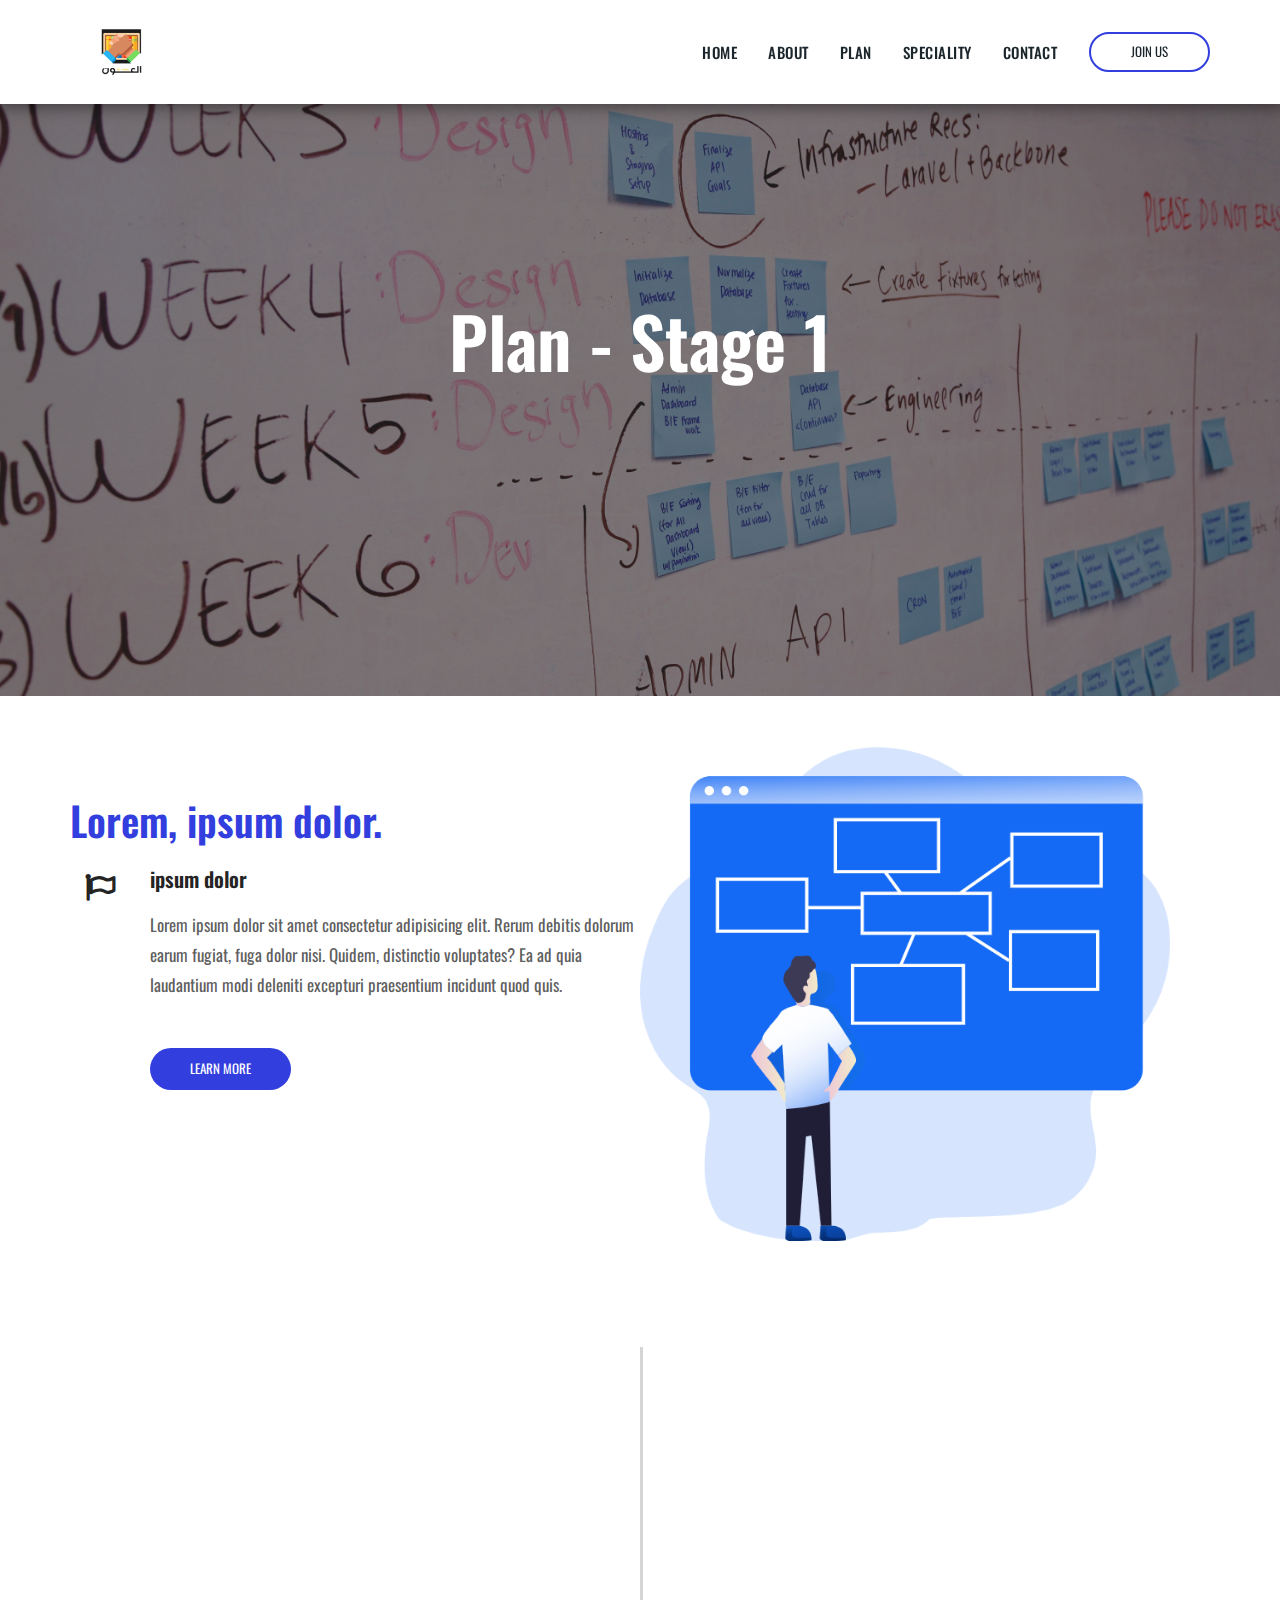
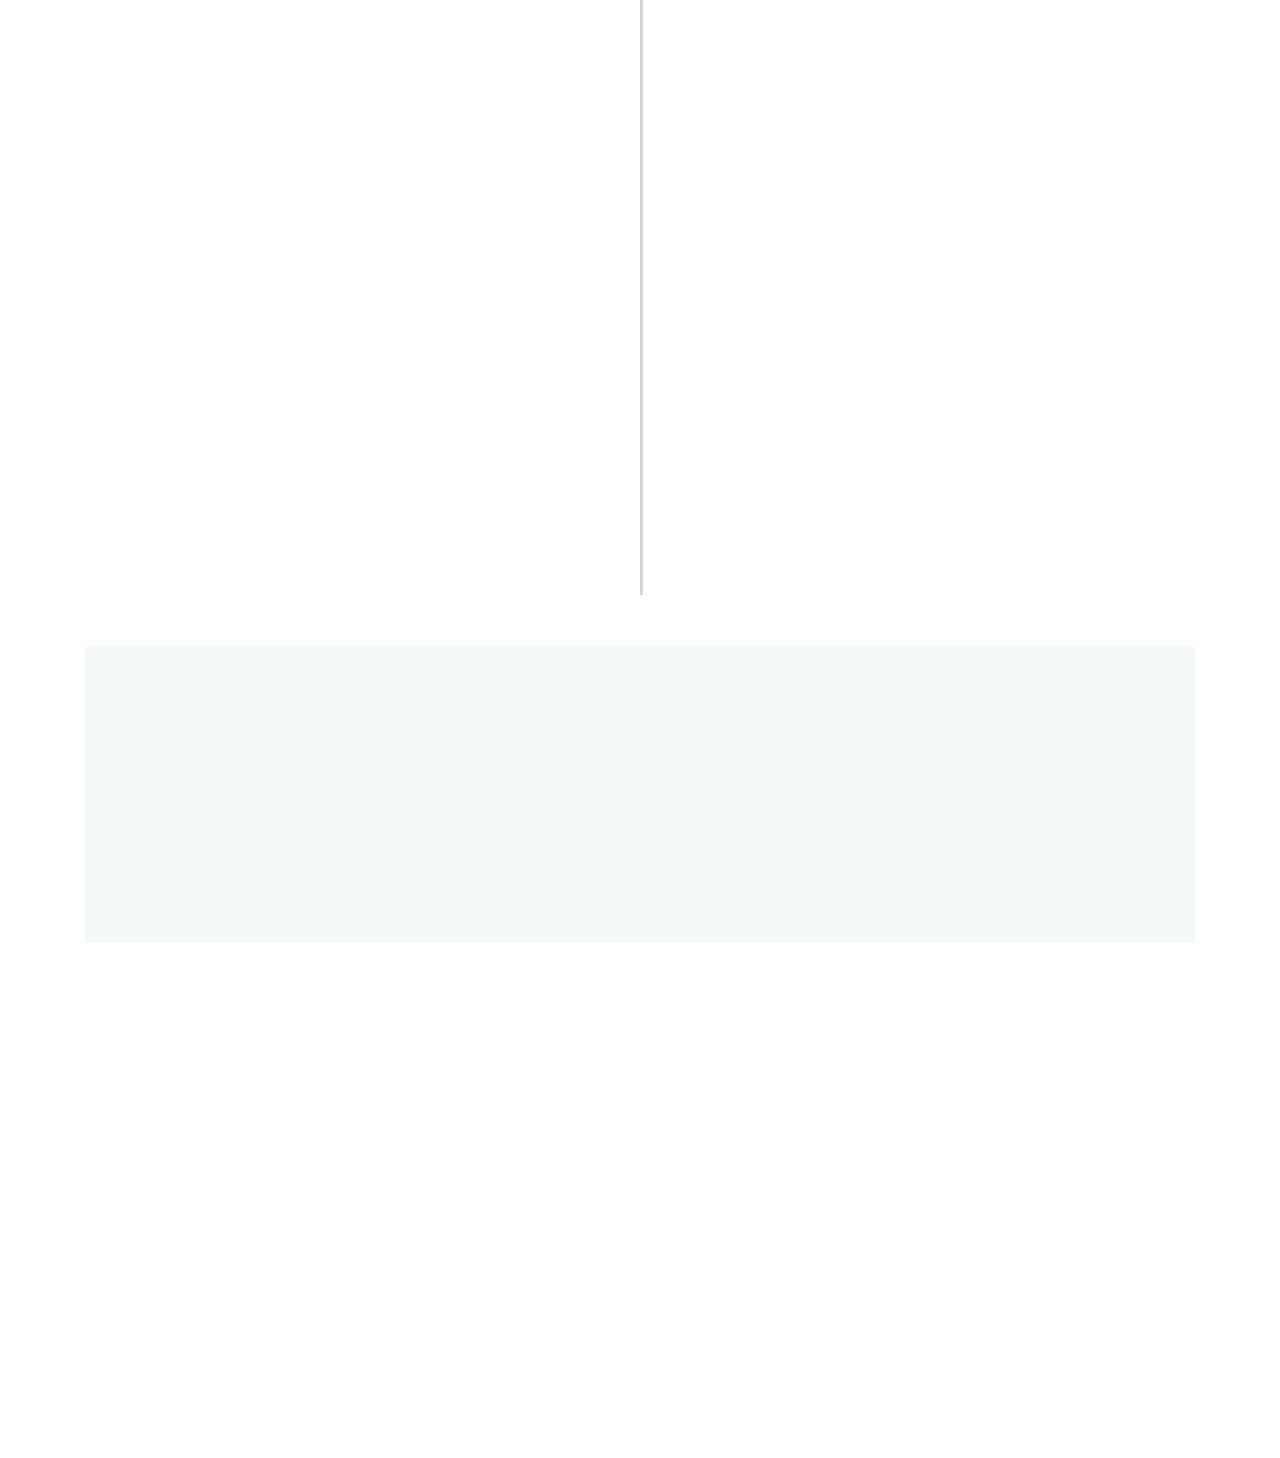
<file: stage1.html>
<!doctype html>
<html lang="en">

<head>
	<!-- Required meta tags -->
	<meta charset="utf-8">
	<meta name="viewport" content="width=device-width, initial-scale=1, shrink-to-fit=no">
	<meta name="description" content="">
	<meta name="author" content="">

	<title>Al-Awn | Stage 1</title>

	<link rel="shortcut icon" href="./images/favicon.ico" type="image/x-icon">
	<link href="https://fonts.googleapis.com/css?family=Oswald&display=swap" rel="stylesheet">
	<link href="https://cdnjs.cloudflare.com/ajax/libs/font-awesome/4.7.0/css/font-awesome.min.css" rel="stylesheet">
	<link rel="stylesheet" href="./css/bootstrap.min.css">
	<link rel="stylesheet" href="./css/animate.min.css">
	<link rel="stylesheet" href="./css/slick.min.css">
	<link rel="stylesheet" href="./css/slick-theme.min.css">
	<link rel="stylesheet" href="css/style.css">

</head>

<body>
	<!-- Header Begin -->
	<header class="navigation">
		<!-- Navbar Begin -->
		<nav class="navbar navbar-expand-lg py-2 fixed-top" id="navbar">
			<div class="container p-0">
				<!-- Logo Area Begin -->
				<a class="navbar-brand" href="index.html">
					<span><img src="./images/logo.png" alt="">
						Al-Awn</span>
				</a>
				<!-- Logo Area End -->

				<!-- Hamburg Button Begin -->
				<button class="navbar-toggler collapsed" type="button" data-toggle="collapse" data-target="#CollapseNav"
					aria-controls="CollapseNav" aria-expanded="false" aria-label="Toggle navigation">
					<span class="ti-menu"></span>
				</button>
				<!-- Hamburg Button End -->

				<!-- Nav Begin -->
				<div class="collapse navbar-collapse text-center" id="CollapseNav">
					<ul class="navbar-nav ml-auto">
						<!-- Home Button -->
						<li class="nav-item active">
							<a class="nav-link" href="./index.html">Home</a>
						</li>

						<!-- About Button -->
						<li class="nav-item">
							<a class="nav-link" href="./about.html">About</a>
						</li>

						<!-- Plan Dropdown -->
						<li class="nav-item dropdown">
							<a class="nav-link dropdown-toggle" href="#" id="dropdown03" data-toggle="dropdown"
								aria-haspopup="true" aria-expanded="false">Plan</a>
							<ul class="dropdown-menu" aria-labelledby="dropdown03">
								<li><a class="dropdown-item" href="./stage1.html">Stage 1</a></li>
								<li><a class="dropdown-item" href="./stage2.html">Stage 2</a></li>
							</ul>
						</li>

						<!-- Speciality Dropdown -->
						<li class="nav-item dropdown">
							<a class="nav-link dropdown-toggle" href="#" id="dropdown05" data-toggle="dropdown"
								aria-haspopup="true" aria-expanded="false">Speciality</a>
							<ul class="dropdown-menu" aria-labelledby="dropdown05">
								<li><a class="dropdown-item" href="./university.html">University</a></li>
								<li><a class="dropdown-item" href="./secondary.html">Secondary School</a></li>
							</ul>
						</li>

						<!-- Contact Button -->
						<li class="nav-item"><a class="nav-link" href="./contact.html">Contact</a></li>
					</ul>

					<!-- Join Us Button Begin -->
					<form class="form-lg-inline my-2 my-md-4 ml-lg-4 text-center">
						<a href="./join.html" class="btn btn-solid-border btn-round-full">Join Us</a>
					</form>
					<!-- Join Us Button End -->
				</div>
				<!-- Nav End -->
			</div>
		</nav>
		<!-- Navbar End -->
	</header>
	<!-- Header End -->

	<!-- Main Wrapper Begin -->
	<div class="main-wrapper">
		<!-- Start Section Begin -->
		<section class="start stage-start wow fadeIn" data-wow-duration="1s">
			<div class="container">
				<div class="row">
					<div class="col-12">
						<h1 class="d-block mb-3 text-white text-capitalize">Plan - Stage 1</h1>
					</div>
				</div>
			</div>
		</section>
		<!-- Start Section End -->

		<!-- Stage Intro Section Begin -->
		<section class="stage-intro position-relative">
			<!-- Stage Intro Content Begin -->
			<div class="container">
				<div class="row">
					<div class="col-12 col-lg-6 p-5 p-lg-0">
						<div class="stage-item wow fadeIn" data-wow-duration="1s">

							<span class="h1 text-color">Lorem, ipsum dolor.</span>
							<div class="stage-content">
								<h4 class="mb-3 position-relative">ipsum dolor</h4>
								<p class="mb-5">Lorem ipsum dolor sit amet consectetur adipisicing elit. Rerum debitis
									dolorum earum fugiat, fuga dolor nisi. Quidem, distinctio voluptates? Ea ad quia
									laudantium modi deleniti excepturi praesentium incidunt quod quis.</p>
								<a href="#" class="btn btn-main btn-round-full">Learn More</a>
							</div>
						</div>
					</div>
				</div>
			</div>
			<!-- Stage Intro Content End -->

			<!-- Stage Intro Image Begin -->
			<div class="bg-stage-intro wow fadeIn" data-wow-duration="1s"></div>
			<!-- Stage Intro Image End -->
		</section>
		<!-- About Intro Section End -->

		<!-- About Timeline Begin -->
		<section class="TimeLine">
			<div class="container">
				<!-- Timeline Header Begin -->
				<div class="timeline-head w-100 text-center py-5 wow fadeIn" data-wow-duration="1s">
					<h3 class="card-title">Timeline</h3>
				</div>
				<!-- Timeline Header End -->

				<div class="row">
					<div class="col-md-12">
						<!-- Timeline Begin -->
						<div class="main-timeline">
							<!-- Block Begin -->
							<div class="timeline wow fadeIn" data-wow-duration="1s">
								<!-- Block Icon -->
								<span class="timeline-icon"></span>

								<!-- Block Year -->
								<span class="year">March 20, 2020</span>

								<!-- Block Content Begin -->
								<div class="timeline-content">
									<h3 class="title">Title of section 1</h3>
									<p class="description">
										Lorem ipsum dolor sit amet, consectetur adipiscing elit. Vivamus mattis justo id
										pulvinar suscipit.
									</p>
									<h6 class="thank">Thanks to : lorem</h6>
								</div>
								<!-- Block Content End -->
							</div>
							<!-- Block End -->

							<!-- Block Begin -->
							<div class="timeline wow fadeIn" data-wow-duration="1s">
								<!-- Block Icon -->
								<span class="timeline-icon"></span>

								<!-- Block Year -->
								<span class="year">March 20, 2020</span>

								<!-- Block Content Begin -->
								<div class="timeline-content">
									<h3 class="title">Title of section 1</h3>
									<p class="description">
										Lorem ipsum dolor sit amet, consectetur adipiscing elit. Vivamus mattis justo id
										pulvinar suscipit.
									</p>
									<h6 class="thank">Thanks to : lorem</h6>
								</div>
								<!-- Block Content End -->
							</div>
							<!-- Block End -->

							<!-- Block Begin -->
							<div class="timeline wow fadeIn" data-wow-duration="1s">
								<!-- Block Icon -->
								<span class="timeline-icon"></span>

								<!-- Block Year -->
								<span class="year">March 20, 2020</span>

								<!-- Block Content Begin -->
								<div class="timeline-content">
									<h3 class="title">Title of section 1</h3>
									<p class="description">
										Lorem ipsum dolor sit amet, consectetur adipiscing elit. Vivamus mattis justo id
										pulvinar suscipit.
									</p>
									<h6 class="thank">Thanks to : lorem</h6>
								</div>
								<!-- Block Content End -->
							</div>
							<!-- Block End -->

							<!-- Block Begin -->
							<div class="timeline wow fadeIn" data-wow-duration="1s">
								<!-- Block Icon -->
								<span class="timeline-icon"></span>

								<!-- Block Year -->
								<span class="year">March 20, 2020</span>

								<!-- Block Content Begin -->
								<div class="timeline-content">
									<h3 class="title">Title of section 1</h3>
									<p class="description">
										Lorem ipsum dolor sit amet, consectetur adipiscing elit. Vivamus mattis justo id
										pulvinar suscipit.
									</p>
									<h6 class="thank">Thanks to : lorem</h6>
								</div>
								<!-- Block Content End -->
							</div>
							<!-- Block End -->

							<!-- Block Begin -->
							<div class="timeline wow fadeIn" data-wow-duration="1s">
								<!-- Block Icon -->
								<span class="timeline-icon"></span>

								<!-- Block Year -->
								<span class="year">March 20, 2020</span>

								<!-- Block Content Begin -->
								<div class="timeline-content">
									<h3 class="title">Title of section 1</h3>
									<p class="description">
										Lorem ipsum dolor sit amet, consectetur adipiscing elit. Vivamus mattis justo id
										pulvinar suscipit.
									</p>
									<h6 class="thank">Thanks to : lorem</h6>
								</div>
								<!-- Block Content End -->
							</div>
							<!-- Block End -->
						</div>
						<!-- Timeline End -->
					</div>
				</div>
			</div>
		</section>
		<!-- About Timeline End -->

		<br><br>

		<!-- Contact Section Begin -->
		<section class="contact mt-70 position-relative">
			<div class="container">
				<div class="cta-block-2 bg-gray p-5 rounded border-1">
					<div class="row justify-content-center align-items-center wow fadeIn" data-wow-duration="1s">
						<!-- Contact Content Area Begin -->
						<div class="col-lg-7">
							<span class="text-color">Get in touch with us.</span>
							<h2 class="mt-2 mb-4 mb-lg-0">After all what you saw in our world, if you want to ask any
								questions you can contact with us. <br> Thank you.</h2>
						</div>
						<!-- Contact Content Area End -->

						<!-- Contact Button Area Begin -->
						<div class="col-lg-4">
							<a href="#" class="btn btn-main btn-round-full float-lg-right ">Contact Us</a>
						</div>
						<!-- Contact Button Area End -->
					</div>
				</div>
			</div>
		</section>
		<!-- Contact Section End -->

		<!-- Footer Section Begin -->
		<footer class="footer wow fadeIn" data-wow-duration="1s">
			<div class="container">
				<!-- Top Footer Begin -->
				<div class="row">
					<div class="col-lg-4 col-md-6 col-sm-6">
						<div class="widget">
							<h4 class="text-capitalize mb-4">Al-Awn</h4>
							<ul class="list-unstyled footer-menu lh-35">
								<li><a href="#">Terms & Conditions</a></li>
								<li><a href="#">Privacy Policy</a></li>
								<li><a href="#">Support</a></li>
								<li><a href="#">FAQ</a></li>
							</ul>
						</div>
					</div>

					<div class="col-lg-4 col-md-6 col-sm-6">
						<div class="widget">
							<h4 class="text-capitalize mb-4">Quick Links</h4>
							<ul class="list-unstyled footer-menu lh-35">
								<li><a href="./about.html">About</a></li>
								<li><a href="./price.html">Price</a></li>
								<li><a href="./stage1.html">Plan-Stage1</a></li>
								<li><a href="./stage2.html">Plan-Stage2</a></li>
								<li><a href="./secondary.html">Speciality - Secondary</a></li>
								<li><a href="./university.html">Speciality - University</a></li>
								<li><a href="./contact.html">Contact</a></li>
							</ul>
						</div>
					</div>

					<div class="col-lg-4 col-sm-6">
						<div class="widget">
							<div class="logo mb-4">
								<img src="./images/logo.png" width="180px" alt="">
							</div>
							<h6><a href="mailto:al.3wn.6.0@gmail.com">Email : al.3wn.6.0@gmail.com</a></h6>
							<h6>Mobile : +20 101 774 7223</h6>
							<h6>Whatsapp : +20 101 774 7223</h6>
							<h6>Vodafone Cash : +20 101 774 7223</h6>
						</div>
					</div>
				</div>
				<!-- Top Footer End -->

				<!-- Bottom Footer (Copyrights) Begin -->
				<div class="footer-btm pt-4">
					<div class="row">
						<div class="col-lg-6">
							<div class="copyright">
								&copy; Copyright Reserved to <span class="text-color">Al-Awn</span> | Made By <a
									href="https://www.facebook.com/Brainean-Software-Company-109430733996045"
									target="_blank">Brainean</a>
							</div>
						</div>
						<div class="col-lg-6 text-left text-lg-right">
							<ul class="list-inline footer-socials">
								<li class="list-inline-item"><a href="#"><i class="fa fa-facebook mr-2"></i>Facebook</a>
								</li>
								<li class="list-inline-item"><a href="#"><i class="fa fa-twitter mr-2"></i>Twitter</a>
								</li>
							</ul>
						</div>
					</div>
				</div>
				<!-- Bottom Footer (Copyrights) End -->
			</div>
		</footer>
		<!-- Footer Section End -->
	</div>
	<!-- Main Wrapper End -->

	<!-- ========= JavaScript ========= -->
	<script src="./js/jquery-3.4.1.min.js"></script>
	<script src="./js/popper.min.js"></script>
	<script src="./js/bootstrap.min.js"></script>
	<script src="./js/slick.min.js"></script>
	<script src="./js/wow.min.js"></script>
	<script src="./js/script.js"></script>

</body>

</html>
</file>
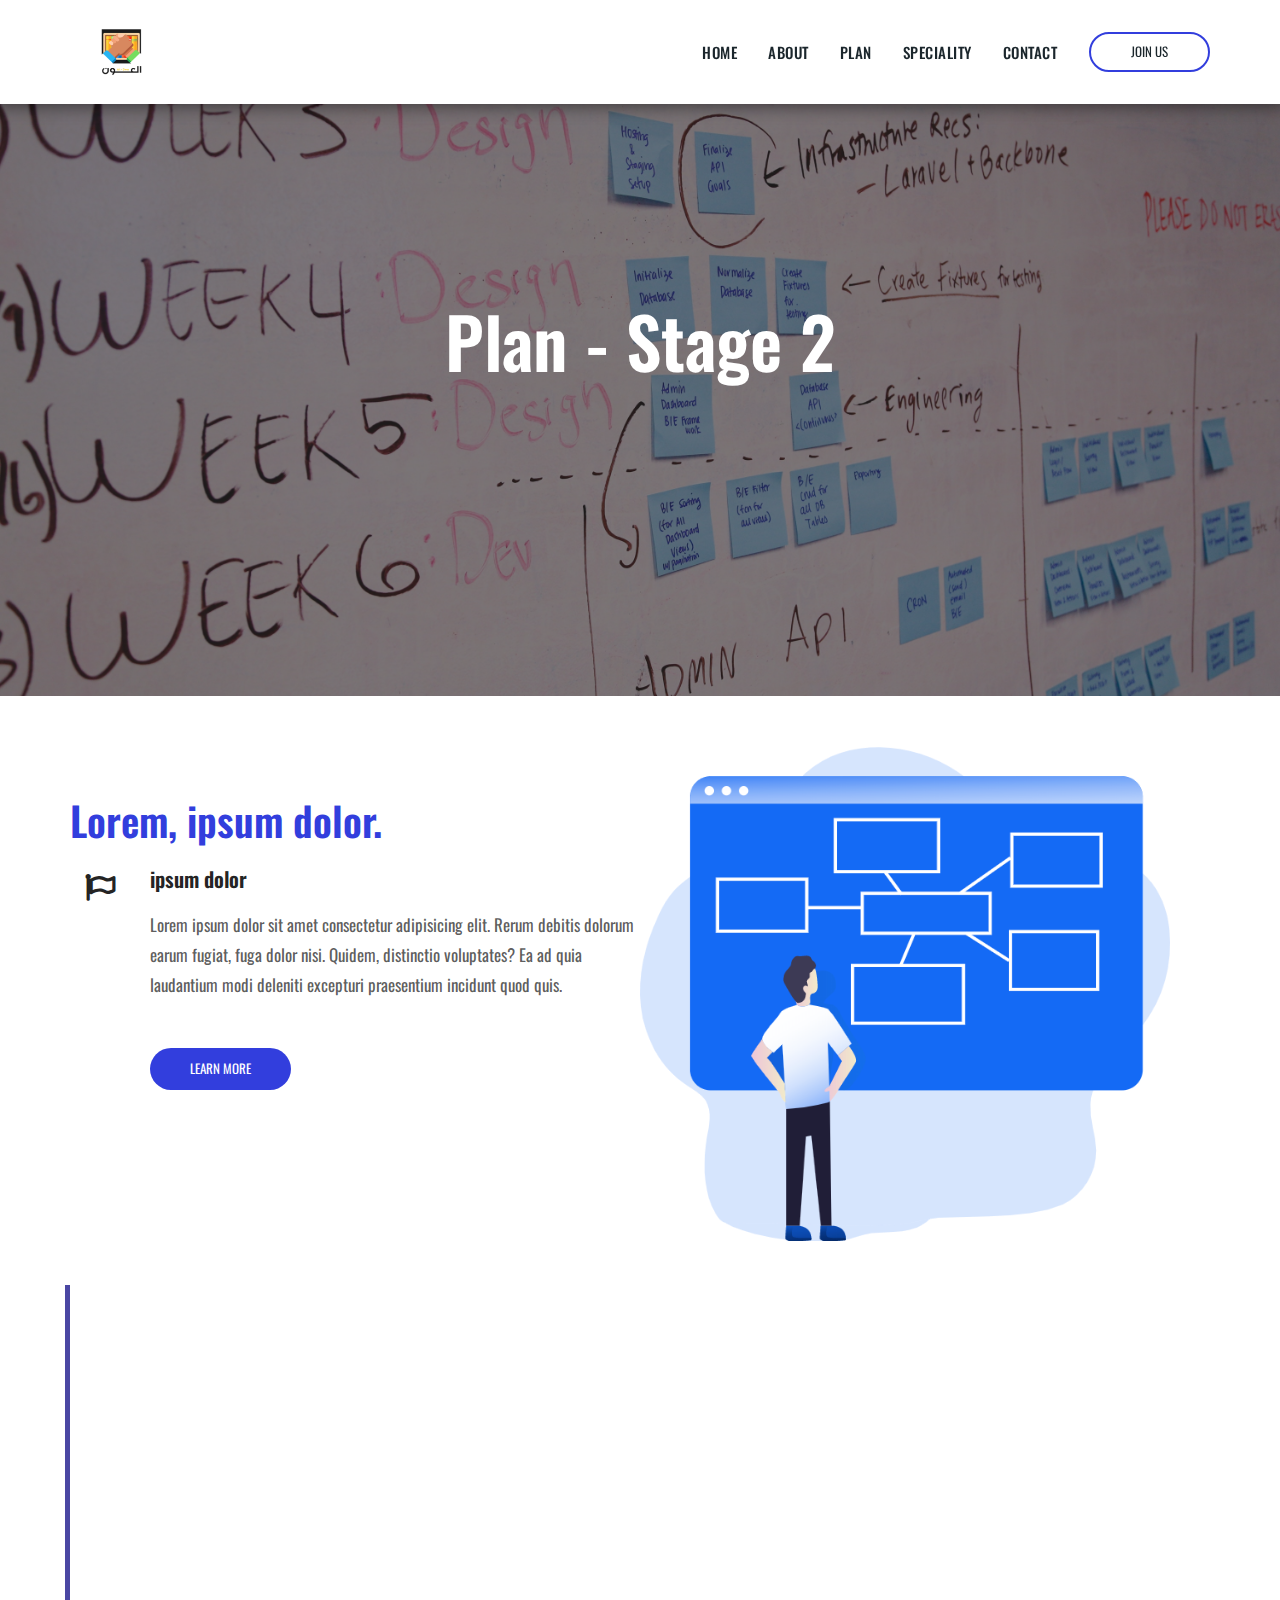
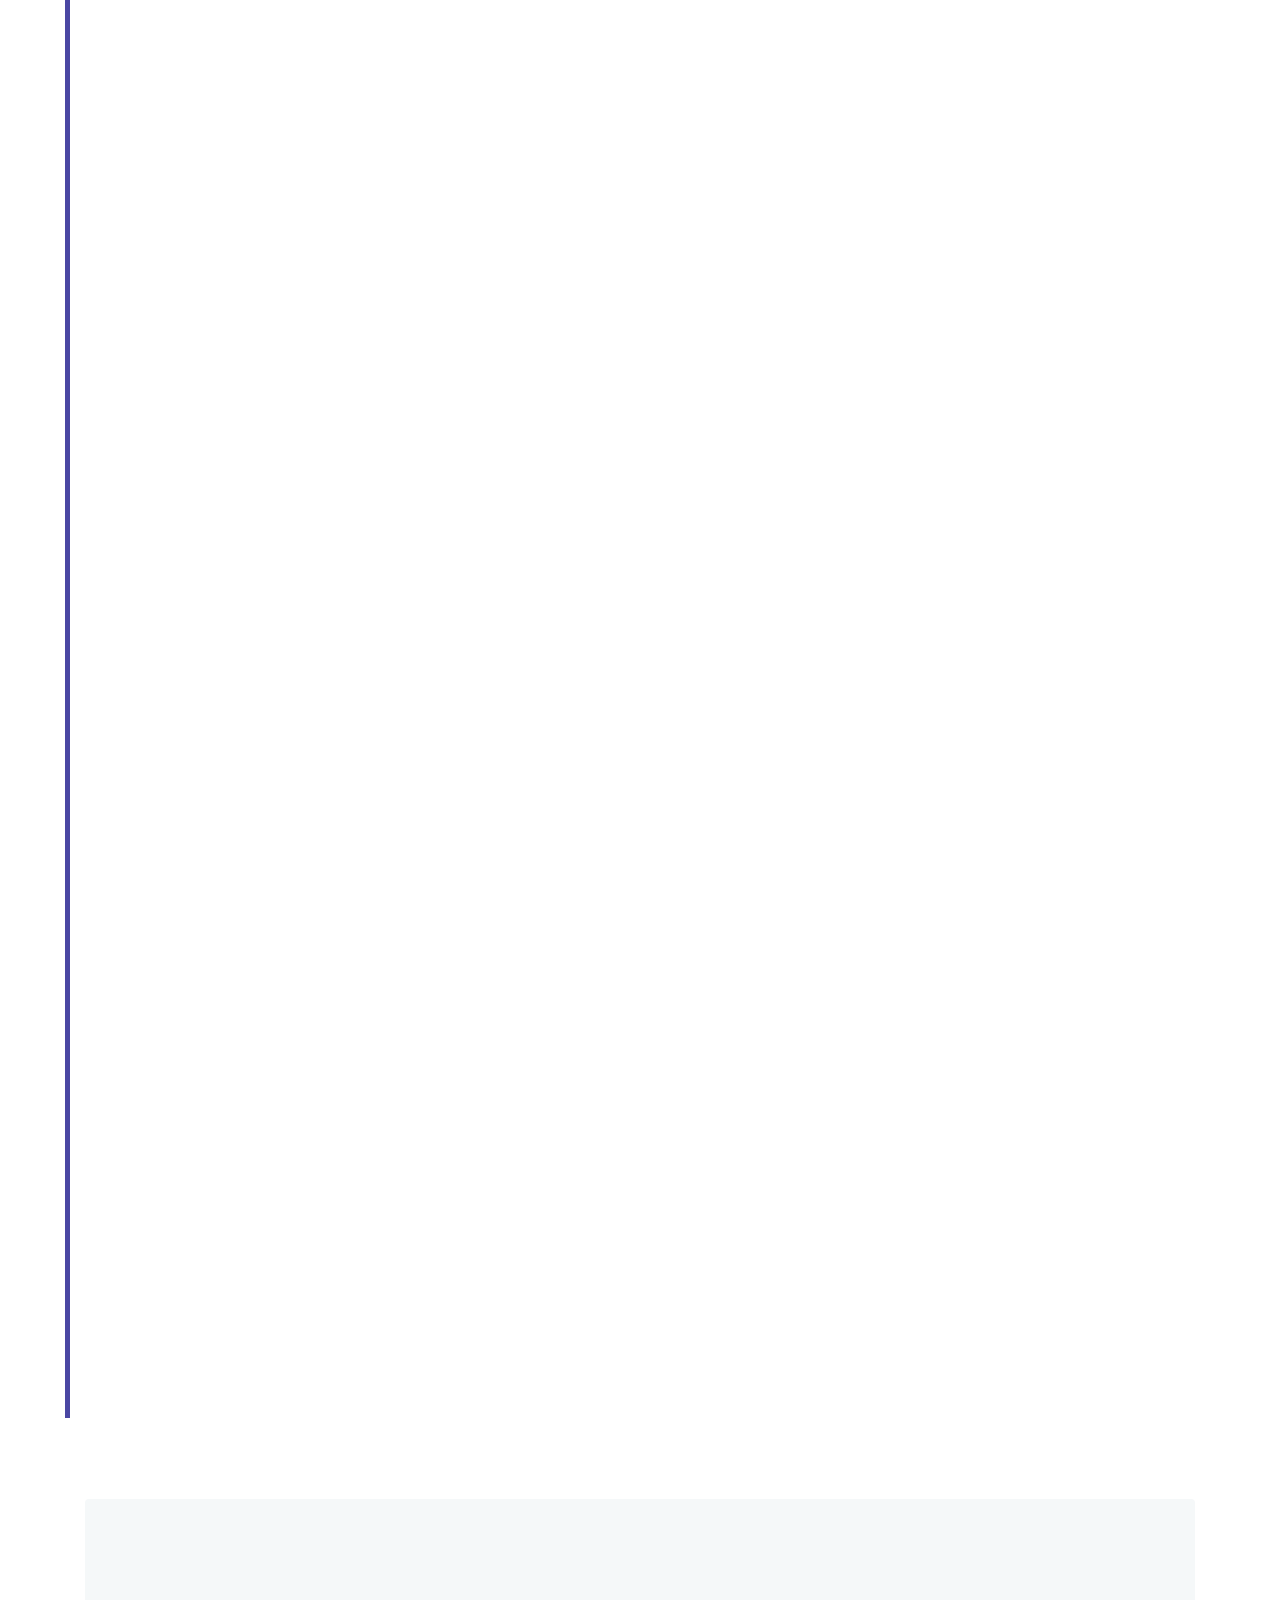
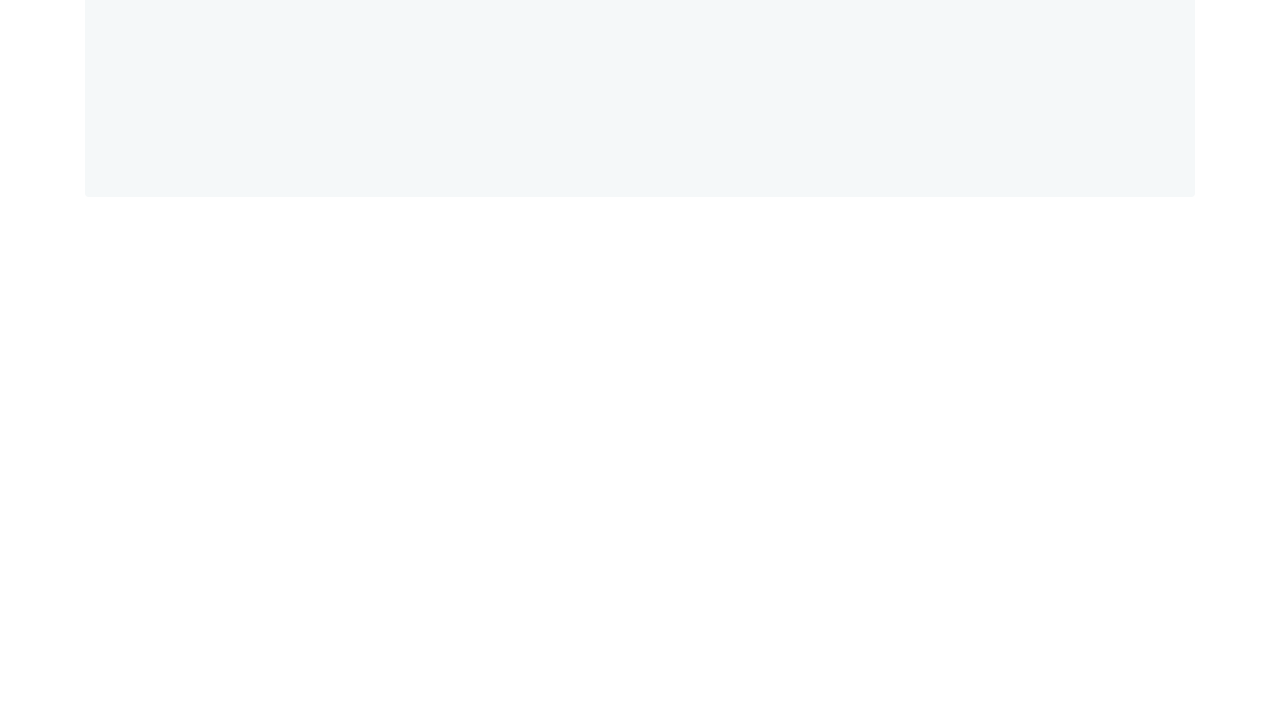
<file: stage2.html>
<!doctype html>
<html lang="en">

<head>
	<!-- Required meta tags -->
	<meta charset="utf-8">
	<meta name="viewport" content="width=device-width, initial-scale=1, shrink-to-fit=no">

	<title>Al-Awn | Stage 2</title>

	<link rel="shortcut icon" href="./images/favicon.ico" type="image/x-icon">
	<link href="https://fonts.googleapis.com/css?family=Oswald&display=swap" rel="stylesheet">
	<link href="https://cdnjs.cloudflare.com/ajax/libs/font-awesome/4.7.0/css/font-awesome.min.css" rel="stylesheet">
	<link rel="stylesheet" href="./css/bootstrap.min.css">
	<link rel="stylesheet" href="./css/animate.min.css">
	<link rel="stylesheet" href="./css/slick.min.css">
	<link rel="stylesheet" href="./css/slick-theme.min.css">
	<link rel="stylesheet" href="css/style.css">

</head>

<body>
	<!-- Header Begin -->
	<header class="navigation">
		<!-- Navbar Begin -->
		<nav class="navbar navbar-expand-lg py-2 fixed-top" id="navbar">
			<div class="container p-0">
				<!-- Logo Area Begin -->
				<a class="navbar-brand" href="index.html">
					<span><img src="./images/logo.png" alt="">
						Al-Awn</span>
				</a>
				<!-- Logo Area End -->

				<!-- Hamburg Button Begin -->
				<button class="navbar-toggler collapsed" type="button" data-toggle="collapse" data-target="#CollapseNav"
					aria-controls="CollapseNav" aria-expanded="false" aria-label="Toggle navigation">
					<span class="ti-menu"></span>
				</button>
				<!-- Hamburg Button End -->

				<!-- Nav Begin -->
				<div class="collapse navbar-collapse text-center" id="CollapseNav">
					<ul class="navbar-nav ml-auto">
						<!-- Home Button -->
						<li class="nav-item active">
							<a class="nav-link" href="./index.html">Home</a>
						</li>

						<!-- About Button -->
						<li class="nav-item">
							<a class="nav-link" href="./about.html">About</a>
						</li>

						<!-- Plan Dropdown -->
						<li class="nav-item dropdown">
							<a class="nav-link dropdown-toggle" href="#" id="dropdown03" data-toggle="dropdown"
								aria-haspopup="true" aria-expanded="false">Plan</a>
							<ul class="dropdown-menu" aria-labelledby="dropdown03">
								<li><a class="dropdown-item" href="./stage1.html">Stage 1</a></li>
								<li><a class="dropdown-item" href="./stage2.html">Stage 2</a></li>
							</ul>
						</li>

						<!-- Speciality Dropdown -->
						<li class="nav-item dropdown">
							<a class="nav-link dropdown-toggle" href="#" id="dropdown05" data-toggle="dropdown"
								aria-haspopup="true" aria-expanded="false">Speciality</a>
							<ul class="dropdown-menu" aria-labelledby="dropdown05">
								<li><a class="dropdown-item" href="./university.html">University</a></li>
								<li><a class="dropdown-item" href="./secondary.html">Secondary School</a></li>
							</ul>
						</li>

						<!-- Contact Button -->
						<li class="nav-item"><a class="nav-link" href="./contact.html">Contact</a></li>
					</ul>

					<!-- Join Us Button Begin -->
					<form class="form-lg-inline my-2 my-md-4 ml-lg-4 text-center">
						<a href="./join.html" class="btn btn-solid-border btn-round-full">Join Us</a>
					</form>
					<!-- Join Us Button End -->
				</div>
				<!-- Nav End -->
			</div>
		</nav>
		<!-- Navbar End -->
	</header>
	<!-- Header End -->

	<!-- Main Wrapper Begin -->
	<div class="main-wrapper">

		<!-- Start Section Begin -->
		<section class="start stage-start wow fadeIn" data-wow-duration="1s">
			<div class="container">
				<div class="row">
					<div class="col-12">
						<h1 class="d-block mb-3 text-white text-capitalize">Plan - Stage 2</h1>
					</div>
				</div>
			</div>
		</section>
		<!-- Start Section End -->

		<!-- Stage 2 Intro Section Begin -->
		<section class="stage-intro position-relative">
			<!-- Stage Intro Content Begin -->
			<div class="container">
				<div class="row">
					<div class="col-12 col-lg-6 p-5 p-lg-0">
						<div class="stage-item wow fadeIn" data-wow-duration="1s">
							<span class="h1 text-color">Lorem, ipsum dolor.</span>
							<div class="stage-content">
								<h4 class="mb-3 position-relative">ipsum dolor</h4>
								<p class="mb-5">Lorem ipsum dolor sit amet consectetur adipisicing elit. Rerum debitis
									dolorum earum fugiat, fuga dolor nisi. Quidem, distinctio voluptates? Ea ad quia
									laudantium modi deleniti excepturi praesentium incidunt quod quis.</p>
								<a href="#" class="btn btn-main btn-round-full">Learn More</a>
							</div>
						</div>
					</div>
				</div>
			</div>
			<!-- Stage Intro Content End -->

			<!-- Stage Intro Image Begin -->
			<div class="bg-stage-intro wow fadeIn" data-wow-duration="1s"></div>
			<!-- Stage Intro Image End -->
		</section>
		<!-- Stage 2 Intro Section End -->

		<!-- Stage 2 Main Timeline Begin -->
		<main>
			<article id="time">
				<!-- Timeline Block Begin -->
				<section class="wow fadeIn" data-wow-duration="1s">
					<h1 class="time-title">Lorem ipsum dolor sit.</h1>
					<p><strong>Lorem ipsum dolor sit amet consectetur adipisicing elit. Vitae, error.</strong></p>
					<p>Cras adipiscing enim eu turpis egestas pretium aenean. Nulla facilisi etiam dignissim diam quis
						enim. Nec ultrices dui sapien eget mi proin sed. Sed ullamcorper morbi tincidunt ornare massa
						eget egestas. Nec dui nunc mattis enim ut tellus. Pellentesque
						nec nam aliquam sem et. Ac turpis egestas sed tempus urna et. Ipsum nunc aliquet bibendum enim
						facilisis gravida neque convallis a. Enim lobortis scelerisque fermentum dui faucibus in ornare
						quam. Maecenas ultricies mi eget mauris.</p>
					<h3>Thanks to : lorem</h3>
				</section>
				<!-- Timeline Block End -->

				<!-- Timeline Block Begin -->
				<section class="wow fadeIn" data-wow-duration="1s">
					<h1 class="time-title">Lorem ipsum dolor sit.</h1>
					<p><strong>Lorem ipsum dolor sit amet consectetur adipisicing elit. Vitae, error.</strong></p>
					<p>Cras adipiscing enim eu turpis egestas pretium aenean. Nulla facilisi etiam dignissim diam quis
						enim. Nec ultrices dui sapien eget mi proin sed. Sed ullamcorper morbi tincidunt ornare massa
						eget egestas. Nec dui nunc mattis enim ut tellus. Pellentesque
						nec nam aliquam sem et. Ac turpis egestas sed tempus urna et. Ipsum nunc aliquet bibendum enim
						facilisis gravida neque convallis a. Enim lobortis scelerisque fermentum dui faucibus in ornare
						quam. Maecenas ultricies mi eget mauris.</p>
					<h3>Thanks to : lorem</h3>
				</section>
				<!-- Timeline Block End -->

				<!-- Timeline Block Begin -->
				<section class="wow fadeIn" data-wow-duration="1s">
					<h1 class="time-title">Lorem ipsum dolor sit.</h1>
					<p><strong>Lorem ipsum dolor sit amet consectetur adipisicing elit. Vitae, error.</strong></p>
					<p>Cras adipiscing enim eu turpis egestas pretium aenean. Nulla facilisi etiam dignissim diam quis
						enim. Nec ultrices dui sapien eget mi proin sed. Sed ullamcorper morbi tincidunt ornare massa
						eget egestas. Nec dui nunc mattis enim ut tellus. Pellentesque
						nec nam aliquam sem et. Ac turpis egestas sed tempus urna et. Ipsum nunc aliquet bibendum enim
						facilisis gravida neque convallis a. Enim lobortis scelerisque fermentum dui faucibus in ornare
						quam. Maecenas ultricies mi eget mauris.</p>
					<h3>Thanks to : lorem</h3>
				</section>
				<!-- Timeline Block End -->

				<!-- Timeline Block Begin -->
				<section class="wow fadeIn" data-wow-duration="1s">
					<h1 class="time-title not">Lorem ipsum dolor sit.</h1>
					<p><strong>Lorem ipsum dolor sit amet consectetur adipisicing elit. Vitae, error.</strong></p>
					<p>Cras adipiscing enim eu turpis egestas pretium aenean. Nulla facilisi etiam dignissim diam quis
						enim. Nec ultrices dui sapien eget mi proin sed. Sed ullamcorper morbi tincidunt ornare massa
						eget egestas. Nec dui nunc mattis enim ut tellus. Pellentesque
						nec nam aliquam sem et. Ac turpis egestas sed tempus urna et. Ipsum nunc aliquet bibendum enim
						facilisis gravida neque convallis a. Enim lobortis scelerisque fermentum dui faucibus in ornare
						quam. Maecenas ultricies mi eget mauris.</p>
					<h3>Thanks to : lorem</h3>
				</section>
				<!-- Timeline Block End -->

				<!-- Timeline Block Begin -->
				<section class="wow fadeIn" data-wow-duration="1s">
					<h1 class="time-title not">Lorem ipsum dolor sit.</h1>
					<p><strong>Lorem ipsum dolor sit amet consectetur adipisicing elit. Vitae, error.</strong></p>
					<p>Cras adipiscing enim eu turpis egestas pretium aenean. Nulla facilisi etiam dignissim diam quis
						enim. Nec ultrices dui sapien eget mi proin sed. Sed ullamcorper morbi tincidunt ornare massa
						eget egestas. Nec dui nunc mattis enim ut tellus. Pellentesque
						nec nam aliquam sem et. Ac turpis egestas sed tempus urna et. Ipsum nunc aliquet bibendum enim
						facilisis gravida neque convallis a. Enim lobortis scelerisque fermentum dui faucibus in ornare
						quam. Maecenas ultricies mi eget mauris.</p>
					<h3>Thanks to : lorem</h3>
				</section>
				<!-- Timeline Block End -->
			</article>
		</main>
		<!-- Stage 2 Main Timeline End -->

		<!-- Contact Section Begin -->
		<section class="contact position-relative">
			<div class="container">
				<div class="cta-block-2 bg-gray p-5 rounded border-1">
					<div class="row justify-content-center align-items-center wow fadeIn" data-wow-duration="1s">
						<!-- Contact Content Area Begin -->
						<div class="col-lg-7">
							<span class="text-color">Get in touch with us.</span>
							<h2 class="mt-2 mb-4 mb-lg-0">After all what you saw in our world, if you want to ask any
								questions you can contact with us. <br> Thank you.</h2>
						</div>
						<!-- Contact Content Area End -->

						<!-- Contact Button Area Begin -->
						<div class="col-lg-4">
							<a href="#" class="btn btn-main btn-round-full float-lg-right ">Contact Us</a>
						</div>
						<!-- Contact Button Area End -->
					</div>
				</div>
			</div>
		</section>
		<!-- Contact Section End -->

		<!-- Footer Section Begin -->
		<footer class="footer wow fadeIn" data-wow-duration="1s">
			<div class="container">
				<!-- Top Footer Begin -->
				<div class="row">
					<div class="col-lg-4 col-md-6 col-sm-6">
						<div class="widget">
							<h4 class="text-capitalize mb-4">Al-Awn</h4>
							<ul class="list-unstyled footer-menu lh-35">
								<li><a href="#">Terms & Conditions</a></li>
								<li><a href="#">Privacy Policy</a></li>
								<li><a href="#">Support</a></li>
								<li><a href="#">FAQ</a></li>
							</ul>
						</div>
					</div>

					<div class="col-lg-4 col-md-6 col-sm-6">
						<div class="widget">
							<h4 class="text-capitalize mb-4">Quick Links</h4>
							<ul class="list-unstyled footer-menu lh-35">
								<li><a href="./about.html">About</a></li>
								<li><a href="./price.html">Price</a></li>
								<li><a href="./stage1.html">Plan-Stage1</a></li>
								<li><a href="./stage2.html">Plan-Stage2</a></li>
								<li><a href="./secondary.html">Speciality - Secondary</a></li>
								<li><a href="./university.html">Speciality - University</a></li>
								<li><a href="./contact.html">Contact</a></li>
							</ul>
						</div>
					</div>

					<div class="col-lg-4 col-sm-6">
						<div class="widget">
							<div class="logo mb-4">
								<img src="./images/logo.png" width="180px" alt="logo">
							</div>
							<h6><a href="mailto:al.3wn.6.0@gmail.com">Email : al.3wn.6.0@gmail.com</a></h6>
							<h6>Mobile : +20 101 774 7223</h6>
							<h6>Whatsapp : +20 101 774 7223</h6>
							<h6>Vodafone Cash : +20 101 774 7223</h6>
						</div>
					</div>
				</div>
				<!-- Top Footer End -->

				<!-- Bottom Footer (Copyrights) Begin -->
				<div class="footer-btm pt-4">
					<div class="row">
						<div class="col-lg-6">
							<div class="copyright">
								&copy; Copyright Reserved to <span class="text-color">Al-Awn</span> | Made By <a
									href="https://www.facebook.com/Brainean"
									target="_blank">Brainean</a>
							</div>
						</div>
						<div class="col-lg-6 text-left text-lg-right">
							<ul class="list-inline footer-socials">
								<li class="list-inline-item"><a href="#"><i class="fa fa-facebook mr-2"></i>Facebook</a>
								</li>
								<li class="list-inline-item"><a href="#"><i class="fa fa-twitter mr-2"></i>Twitter</a>
								</li>
							</ul>
						</div>
					</div>
				</div>
				<!-- Bottom Footer (Copyrights) End -->
			</div>
		</footer>
		<!-- Footer Section End -->
	</div>
	<!-- Main Wrapper End -->

	<!-- ========= JavaScript ========= -->
	<script src="./js/jquery-3.4.1.min.js"></script>
	<script src="./js/popper.min.js"></script>
	<script src="./js/bootstrap.min.js"></script>
	<script src="./js/slick.min.js"></script>
	<script src="./js/wow.min.js"></script>
	<script src="./js/script.js"></script>

</body>

</html>
</file>
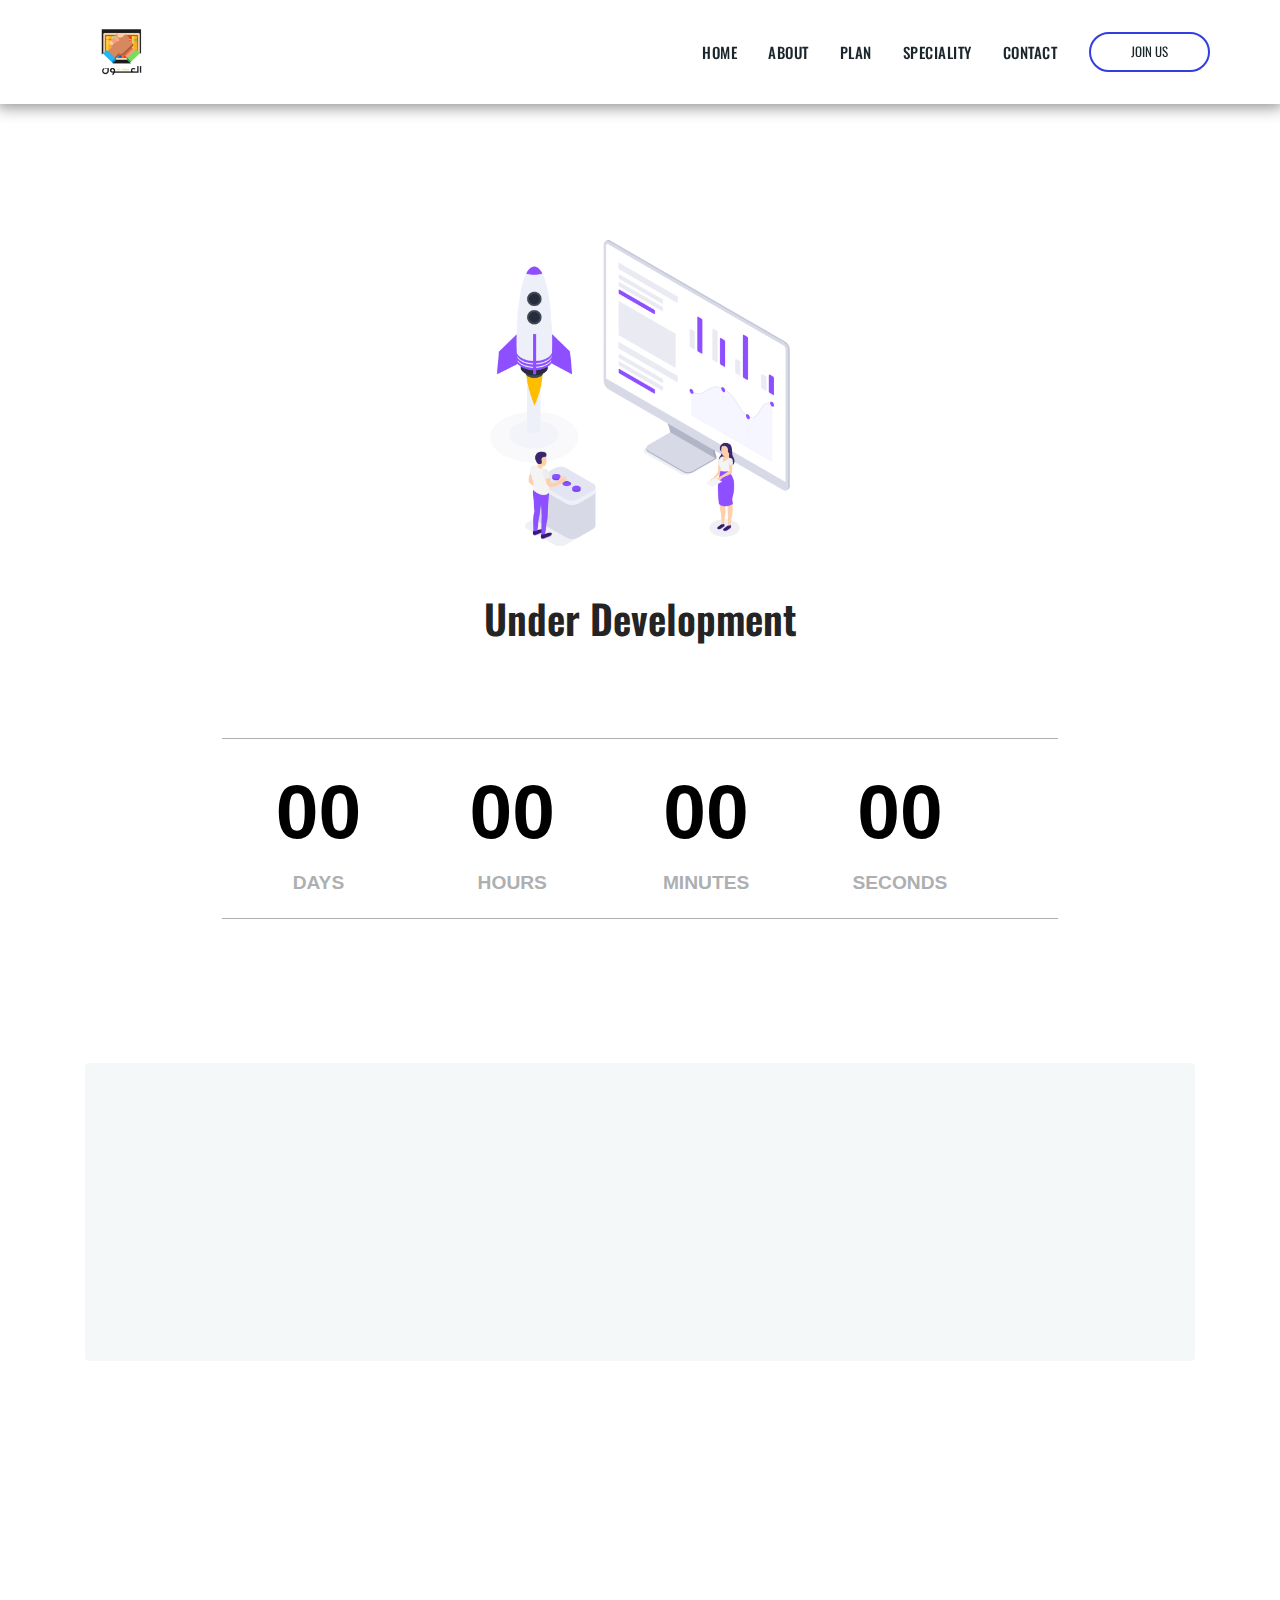
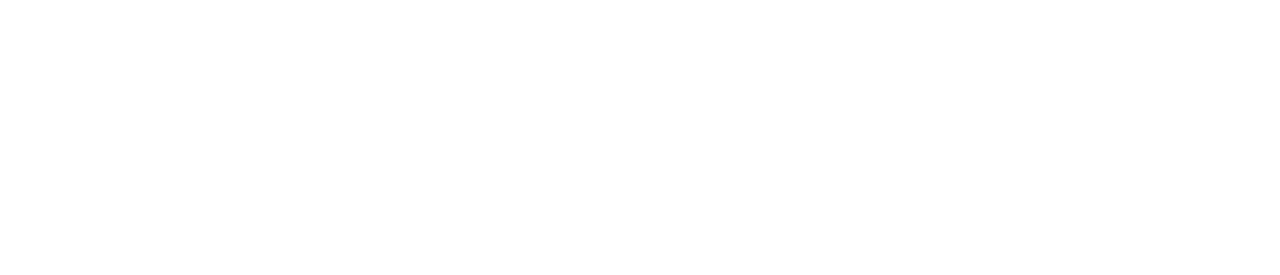
<file: university.html>
<!doctype html>
<html lang="en">

<head>
	<!-- Required meta tags -->
	<meta charset="utf-8">
	<meta name="viewport" content="width=device-width, initial-scale=1, shrink-to-fit=no">
	<meta name="description" content="">
	<meta name="author" content="">

	<title>Al-Awn | University</title>

	<link rel="shortcut icon" href="./images/favicon.ico" type="image/x-icon">
	<link href="https://fonts.googleapis.com/css?family=Oswald&display=swap" rel="stylesheet">
	<link href="https://cdnjs.cloudflare.com/ajax/libs/font-awesome/4.7.0/css/font-awesome.min.css" rel="stylesheet">
	<link rel="stylesheet" href="./css/bootstrap.min.css">
	<link rel="stylesheet" href="./css/animate.min.css">
	<link rel="stylesheet" href="./css/slick.min.css">
	<link rel="stylesheet" href="./css/slick-theme.min.css">
	<link rel="stylesheet" href="css/style.css">

</head>

<body>
	<!-- Header Begin -->
	<header class="navigation">
		<!-- Navbar Begin -->
		<nav class="navbar navbar-expand-lg py-2 fixed-top" id="navbar">
			<div class="container p-0">
				<!-- Logo Area Begin -->
				<a class="navbar-brand" href="index.html">
					<span><img src="./images/logo.png" alt="">
						Al-Awn</span>
				</a>
				<!-- Logo Area End -->

				<!-- Hamburg Button Begin -->
				<button class="navbar-toggler collapsed" type="button" data-toggle="collapse" data-target="#CollapseNav"
					aria-controls="CollapseNav" aria-expanded="false" aria-label="Toggle navigation">
					<span class="ti-menu"></span>
				</button>
				<!-- Hamburg Button End -->

				<!-- Nav Begin -->
				<div class="collapse navbar-collapse text-center" id="CollapseNav">
					<ul class="navbar-nav ml-auto">
						<!-- Home Button -->
						<li class="nav-item active">
							<a class="nav-link" href="./index.html">Home</a>
						</li>

						<!-- About Button -->
						<li class="nav-item">
							<a class="nav-link" href="./about.html">About</a>
						</li>
						
						<!-- Plan Dropdown -->
						<li class="nav-item dropdown">
							<a class="nav-link dropdown-toggle" href="#" id="dropdown03" data-toggle="dropdown"
								aria-haspopup="true" aria-expanded="false">Plan</a>
							<ul class="dropdown-menu" aria-labelledby="dropdown03">
								<li><a class="dropdown-item" href="./stage1.html">Stage 1</a></li>
								<li><a class="dropdown-item" href="./stage2.html">Stage 2</a></li>
							</ul>
						</li>

						<!-- Speciality Dropdown -->
						<li class="nav-item dropdown">
							<a class="nav-link dropdown-toggle" href="#" id="dropdown05" data-toggle="dropdown"
								aria-haspopup="true" aria-expanded="false">Speciality</a>
							<ul class="dropdown-menu" aria-labelledby="dropdown05">
								<li><a class="dropdown-item" href="./university.html">University</a></li>
								<li><a class="dropdown-item" href="./secondary.html">Secondary School</a></li>
							</ul>
						</li>

						<!-- Contact Button -->
						<li class="nav-item"><a class="nav-link" href="./contact.html">Contact</a></li>
					</ul>

					<!-- Join Us Button Begin -->
					<form class="form-lg-inline my-2 my-md-4 ml-lg-4 text-center">
						<a href="./join.html" class="btn btn-solid-border btn-round-full">Join Us</a>
					</form>
					<!-- Join Us Button End -->
				</div>
				<!-- Nav End -->
			</div>
		</nav>
		<!-- Navbar End -->
	</header>
	<!-- Header End -->

	<!-- Main Wrapper Begin -->
	<div class="main-wrapper">
        <!-- Coming Soon Section Begin -->
        <section class="soon position-relative mt-5 p-5">
            <div class="container d-flex flex-column justify-content-center align-items-center p-5 mt-5">
                <img src="./images/Startup_PNG.png" alt="coming soon image" width="300" class="mt-5">
                <h1 class="my-5">Under Development</h1>
				
				<ul id="countdown" class="my-5">
                    <li id="days">
                      <div class="number">00</div>
                      <div class="label">Days</div>
                    </li>
                    <li id="hours">
                      <div class="number">00</div>
                      <div class="label">Hours</div>
                    </li>
                    <li id="minutes">
                      <div class="number">00</div>
                      <div class="label">Minutes</div>
                    </li>
                    <li id="seconds">
                      <div class="number">00</div>
                      <div class="label">Seconds</div>
                    </li>
                  </ul>
            </div>
        </section>
        <!-- Coming Soon Section End -->

		<!-- Contact Section Begin -->
		<section class="contact mt-70 position-relative">
			<div class="container">
				<div class="cta-block-2 bg-gray p-5 rounded border-1">
					<div class="row justify-content-center align-items-center wow fadeIn" data-wow-duration="1s">
						<!-- Contact Content Area Begin -->
						<div class="col-lg-7">
							<span class="text-color">Get in touch with us.</span>
							<h2 class="mt-2 mb-4 mb-lg-0">After all what you saw in our world, if you want to ask any questions you can contact with us. <br> Thank you.</h2>
						</div>
						<!-- Contact Content Area End -->

						<!-- Contact Button Area Begin -->
						<div class="col-lg-4">
							<a href="#" class="btn btn-main btn-round-full float-lg-right ">Contact Us</a>
						</div>
						<!-- Contact Button Area End -->
					</div>
				</div>
			</div>
		</section>
		<!-- Contact Section End -->

		<!-- Footer Section Begin -->
		<footer class="footer wow fadeIn" data-wow-duration="1s">
			<div class="container">
				<!-- Top Footer Begin -->
				<div class="row">
					<div class="col-lg-4 col-md-6 col-sm-6">
						<div class="widget">
							<h4 class="text-capitalize mb-4">Al-Awn</h4>
							<ul class="list-unstyled footer-menu lh-35">
								<li><a href="#">Terms & Conditions</a></li>
								<li><a href="#">Privacy Policy</a></li>
								<li><a href="#">Support</a></li>
								<li><a href="#">FAQ</a></li>
							</ul>
						</div>
					</div>

					<div class="col-lg-4 col-md-6 col-sm-6">
						<div class="widget">
							<h4 class="text-capitalize mb-4">Quick Links</h4>
							<ul class="list-unstyled footer-menu lh-35">
								<li><a href="./about.html">About</a></li>
								<li><a href="./price.html">Price</a></li>
								<li><a href="./stage1.html">Plan-Stage1</a></li>
								<li><a href="./stage2.html">Plan-Stage2</a></li>
								<li><a href="./secondary.html">Speciality - Secondary</a></li>
								<li><a href="./university.html">Speciality - University</a></li>
								<li><a href="./contact.html">Contact</a></li>
							</ul>
						</div>
					</div>

					<div class="col-lg-4 col-sm-6">
						<div class="widget">
							<div class="logo mb-4">
								<img src="./images/logo.png" width="180px" alt="">
							</div>
							<h6><a href="mailto:al.3wn.6.0@gmail.com">Email : al.3wn.6.0@gmail.com</a></h6>
							<h6>Mobile : +20 101 774 7223</h6>
							<h6>Whatsapp : +20 101 774 7223</h6>
							<h6>Vodafone Cash : +20 101 774 7223</h6>
						</div>
					</div>
				</div>
				<!-- Top Footer End -->

				<!-- Bottom Footer (Copyrights) Begin -->
				<div class="footer-btm pt-4">
					<div class="row">
						<div class="col-lg-6">
							<div class="copyright">
								&copy; Copyright Reserved to <span class="text-color">Al-Awn</span> | Made By <a
									href="https://www.facebook.com/Brainean-Software-Company-109430733996045"
									target="_blank">Brainean</a>
							</div>
						</div>
						<div class="col-lg-6 text-left text-lg-right">
							<ul class="list-inline footer-socials">
								<li class="list-inline-item"><a href="#"><i class="fa fa-facebook mr-2"></i>Facebook</a>
								</li>
								<li class="list-inline-item"><a href="#"><i class="fa fa-twitter mr-2"></i>Twitter</a></li>
							</ul>
						</div>
					</div>
				</div>
				<!-- Bottom Footer (Copyrights) End -->
			</div>
		</footer>
		<!-- Footer Section End -->
	</div>
	<!-- Main Wrapper End -->

	<!-- ========= JavaScript ========= -->
	<script src="./js/jquery-3.4.1.min.js"></script>
	<script src="./js/popper.min.js"></script>
	<script src="./js/bootstrap.min.js"></script>
	<script src="./js/slick.min.js"></script>
	<script src="./js/wow.min.js"></script>
	<script src="./js/script.js"></script>

</body>

</html>
</file>
<file: css/style.css>
/******************************************************
Author : Brainean 
******************************************************/
* {
  -webkit-box-sizing: border-box;
  box-sizing: border-box;
}

html {
  overflow-x: hidden;
}

body {
  line-height: 1.5;
  font-family: 'Oswald', sans-serif;
  -webkit-font-smoothing: antialiased;
  font-size: 17px;
  color: rgba(0, 0, 0, 0.65);
}

h1,
.h1,
h2,
.h2,
h3,
.h3,
h4,
.h4,
h5,
.h5,
h6,
.h6 {
  font-weight: 600;
  color: #242424;
}

h1,
.h1 {
  font-size: 2.5rem;
}

h2,
.h2 {
  font-size: 2rem;
  font-weight: 600;
  line-height: 42px;
}

h3,
.h3 {
  font-size: 1.5rem;
}

h4,
.h4 {
  font-size: 1.3rem;
  line-height: 30px;
}

h5,
.h5 {
  font-size: 1.25rem;
}

h6,
.h6 {
  font-size: 1rem;
}

p {
  line-height: 30px;
}

.py-7 {
  padding: 7rem 0px;
}

.btn {
  display: inline-block;
  font-size: 14px;
  font-size: 0.8125rem;
  font-weight: 400;
  padding: 1rem 2.5rem;
  text-transform: uppercase;
  border-radius: 0;
  -webkit-transition: all 0.2s ease;
  -o-transition: all 0.2s ease;
  transition: all 0.2s ease;
}

.btn.btn-icon i {
  font-size: 16px;
  vertical-align: middle;
  margin-right: 5px;
}

.btn:focus {
  outline: 0px;
  border: 0px;
  -webkit-box-shadow: none;
  box-shadow: none;
}

.btn-main,
.btn-transparent,
.btn-small {
  background: #323edd;
  color: #fff;
  -webkit-transition: all 1s;
  -o-transition: all 1s;
  transition: all 1s;
}

.btn-main:hover,
.btn-transparent:hover,
.btn-small:hover {
  background: #0f4c75;
  color: #fff;
  -webkit-transition: 1s all;
  -o-transition: 1s all;
  transition: 1s all;
}

.btn-main:hover .btn-icon {
  margin-left: 20px !important;
  -webkit-transition: 1s all;
  -o-transition: 1s all;
  transition: 1s all;
}

.btn-solid-border {
  border: 2px solid #323edd;
  background: transparent;
  color: #242424;
}

.btn-solid-border:hover {
  border: 2px solid #323edd;
  background: #323edd;
}

.btn-transparent {
  background: transparent;
  padding: 0;
  color: #323edd;
}

.btn-transparent:hover {
  background: transparent;
  color: #323edd;
}

.btn-large {
  padding: 20px 45px;
}

.btn-large.btn-icon i {
  font-size: 16px;
  vertical-align: middle;
  margin-right: 5px;
}

.btn-small {
  padding: 10px 25px;
  font-size: 12px;
}

.btn-round {
  border-radius: 4px;
}

.btn-round-full {
  border-radius: 50px;
}

.btn.active:focus,
.btn:active:focus,
.btn:focus {
  outline: 0;
}

.bg-gray {
  background: #f5f8f9;
}

.bg-primary {
  background: #323edd;
}

.bg-primary-dark {
  background: #323edd;
}

.bg-primary-darker {
  background: #323edd;
}

.bg-dark {
  background: #242424;
}

.bg-gradient {
  background-image: -o-linear-gradient(305deg, rgba(19, 177, 205, 0.95) 0%, rgba(152, 119, 234, 0.95) 100%);
  background-image: linear-gradient(145deg, rgba(19, 177, 205, 0.95) 0%, rgba(152, 119, 234, 0.95) 100%);
  background-repeat: repeat-x;
}

.section {
  padding: 100px 0;
}

.section-sm {
  padding: 70px 0;
}

.section-title {
  margin-bottom: 70px;
}

.section-title .title {
  font-size: 50px;
  line-height: 50px;
}

.section-title p {
  color: #666;
}

.subtitle {
  color: #323edd;
  font-size: 14px;
  letter-spacing: 1px;
}

.overly,
.page-title,
.start,
.cta,
.hero-img {
  position: relative;
}

.overly:before,
.page-title:before,
.start:before,
.cta:before,
.hero-img:before {
  content: "";
  position: absolute;
  left: 0;
  top: 0;
  bottom: 0;
  right: 0;
  width: 100%;
  height: 100%;
  opacity: 0.5;
  background: #000;
}

.overly-2,
.bg-counter,
.cta-block,
.latest-blog {
  position: relative;
}

.overly-2:before,
.bg-counter:before,
.cta-block:before,
.latest-blog:before {
  content: "";
  position: absolute;
  left: 0;
  top: 0;
  bottom: 0;
  right: 0;
  width: 100%;
  height: 100%;
  background: rgba(0, 0, 0, 0.8);
}

.text-color {
  color: #323edd;
}

.text-black {
  color: #242424;
}

.text-color2 {
  color: #323edd;
}

.text-color2 {
  color: #b99769;
}

.text-sm {
  font-size: 14px;
}

.text-md {
  font-size: 2.25rem;
}

.text-lg {
  font-size: 3.75rem;
}

.no-spacing {
  letter-spacing: 0px;
}

/* Links */
a {
  color: #242424;
  text-decoration: none;
}

a:focus,
a:hover {
  color: #323edd;
  text-decoration: none;
}

a:focus {
  outline: none;
}

.content-title {
  font-size: 40px;
  line-height: 50px;
}
/*********************************************/
/*********************************************/
/*************** Navbar Style ****************/
/*********************************************/
/*********************************************/
#navbar {
  background: #fff;
  -webkit-box-shadow: 0px 0px 15px 3px rgba(0, 0, 0, 0.46);
  box-shadow: 0px 0px 15px 3px rgba(0, 0, 0, 0.46);
  -webkit-transition: all 1s;
  -o-transition: all 1s;
  transition: all 1s;
}

#navbar form a:hover {
  color: #fff;
}

.navbar-toggler {
  outline: none !important;
  border: none;
  color: #1b262c;
}

#navbar li {
  padding-left: 15px;
}

#navbar .nav-link {
  font-weight: 500;
  color: #1b262c;
  text-transform: uppercase;
  font-size: 15px;
  letter-spacing: .5px;
  -webkit-transition: all .25s ease;
  -o-transition: all .25s ease;
  transition: all .25s ease;
}

#navbar .nav-link:hover,
#navbar .nav-link:focus {
  color: #323edd;
}

#navbar .btn {
  padding: .5rem 2.5rem;
  color: #1b262c;
}

.navbar-brand {
  width: 30%;
  color: #fff;
  font-weight: 600;
  letter-spacing: 1px;
}

.navbar-brand span {
  color: #fff;
}

.navbar-brand img {
  width: 30%;
}

.dropdown-menu {
  visibility: hidden;
  filter: alpha(opacity=0);
  opacity: 0;
  -webkit-transition: all .2s ease-in, visibility 0s linear .2s, -webkit-transform .2s linear;
  transition: all .2s ease-in, visibility 0s linear .2s, -webkit-transform .2s linear;
  -o-transition: all .2s ease-in, visibility 0s linear .2s, transform .2s linear;
  transition: all .2s ease-in, visibility 0s linear .2s, transform .2s linear;
  transition: all .2s ease-in, visibility 0s linear .2s, transform .2s linear, -webkit-transform .2s linear;
  width: 250px;
  margin-top: 15px;
  padding: 0px;
  border-radius: 0px;
  display: block;
}

.dropdown-toggle::after {
  display: none;
}

.dropdown:hover .dropdown-menu {
  visibility: visible;
  -webkit-transition: all .45s ease 0s;
  -o-transition: all .45s ease 0s;
  transition: all .45s ease 0s;
  opacity: 1;
}

.dropdown-item {
  padding: .8rem 1.5rem;
  text-transform: uppercase;
  font-size: 14px;
}

.dropdown-item:hover {
  background: #323edd;
  color: #fff;
}

ul.dropdown-menu li {
  padding-left: 0px !important;
}
/*********************************************/
/*********************************************/
/*********** Start Section Style *************/
/*********************************************/
/*********************************************/
.start {
  background: url("../images/plan.jpg") no-repeat;
  background-size: cover;
  background-position: 10% 0%;
  padding: 200px 0;
  text-align: center;
}

.start h1 {
  font-size: 70px;
  line-height: 80px;
  font-weight: 600;
  color: #fff;
}

.start p {
  margin-bottom: 30px;
  font-size: 40px;
  line-height: 80px;
  font-weight: 600;
  color: #fff;
}

.start span {
  letter-spacing: 1px;
  color: #fff;
}

.start a {
  padding: 0.8em 2em;
}

.typer {
  color: #fff !important;
}
/*********************************************/
/*********************************************/
/********** Intro Section Style **************/
/*********************************************/
/*********************************************/
.intro {
  padding: 100px 0;
}

.intro .section-title {
  text-align: center;
  padding: 0 4em;
}

.intro-item {
  -webkit-transition: 1s all;
  -o-transition: 1s all;
  transition: 1s all;
  padding: 2em;
  text-align: center;
  border: 2px solid #c7c7c7;
  border-radius: 15px;
}

.intro-item:hover {
  -webkit-transform: scale(1.1);
  -ms-transform: scale(1.1);
  transform: scale(1.1);
  border: 2px solid #323edd;
  -webkit-transition: all 1s;
  -o-transition: all 1s;
  transition: all 1s;
}

.intro-item i {
  font-size: 50px;
  line-height: 60px;
}

.color-one {
  color: #323edd;
}

.color-two {
  color: #00d747;
}

.color-three {
  color: #9262ff;
}

.color-four {
  color: #088ed3;
}

/* Plan Section Style */
.plan {
  padding: 100px 0;
  height: auto;
  position: relative;
}

.about-intro,
.stage-intro {
  padding: 100px 0;
  height: auto;
  position: relative;
}

.bg-plan {
  position: absolute;
  content: "";
  right: 0px;
  height: 100%;
  top: 0px;
  width: 50%;
  background: url("../images/abt.jpg") no-repeat;
  background-size: cover;
}

.bg-about-intro {
  position: absolute;
  content: "";
  right: 0px;
  height: 100%;
  top: 0px;
  width: 50%;
  background: url("../images/about.png") no-repeat;
  background-size: contain;
}

.bg-stage-intro {
  position: absolute;
  content: "";
  right: 0px;
  height: 100%;
  top: 3em;
  width: 50%;
  background: url("../images/mind_map.png") no-repeat;
  background-size: contain;
}

.plan-item,
.about-item,
.stage-item {
  margin-left: 0px;
}

.plan-content,
.about-content,
.stage-content {
  padding: 20px 0px 0px 80px;
}

.plan-content h4,
.about-content h4,
.stage-content h4 {
  font-weight: 600;
}

.plan-content h4:before,
.about-content h4:before,
.stage-content h4:before {
  position: absolute;
  content: "\f11d";
  font-family: "FontAwesome";
  font-size: 30px;
  position: absolute;
  top: 8px;
  left: -65px;
  font-weight: 700;
}

.plan-content a,
.about-content a,
.stage-content a {
  padding: 0.8em 3em;
}

/*********************************************/
/*********************************************/
/********** Secondary Section Style **********/
/*********************************************/
/*********************************************/
.secondary {
  padding: 100px 0;
  height: auto;
  position: relative;
}

.bg-secondary {
  position: absolute;
  content: "";
  left: 0px;
  height: 100%;
  top: 0px;
  width: 50%;
  background: url("../images/teach.jpg") no-repeat;
  background-size: cover;
}

.secondary-item {
  margin-left: 40px;
}

.secondary-content {
  padding: 40px;
}

.secondary-content a {
  padding: 0.8em 3em;
}

/*********************************************/
/*********************************************/
/*********** Team Section Style **************/
/*********************************************/
/*********************************************/
.team {
  background: #ffffff;
  padding: 100px 0;
}

.slick-slide {
  outline: none;
}

.slick-prev:before,
.slick-next:before {
  color: #000;
}

.slick-prev,
.slick-next {
  top: 45%;
}

.our-team {
  text-align: center;
  outline: none;
}

.our-team .team_img {
  position: relative;
  overflow: hidden;
}

.our-team .team_img img {
  height: 70vh;
  width: 100%;
}

.about-team .our-team .team_img img {
  border-radius: 10px;
}

.our-team .team_img:after {
  content: "";
  width: 100%;
  height: 100%;
  background-color: rgba(255, 255, 255, 0.2);
  position: absolute;
  bottom: -100%;
  left: 0;
  -webkit-transition: all 0.3s ease 0s;
  -o-transition: all 0.3s ease 0s;
  transition: all 0.3s ease 0s;
}

.about-team .team_img:after {
  background-color: rgba(66, 66, 66, 0.2);
  border-radius: 10px;
}

.our-team:hover .team_img:after {
  bottom: 0;
}

.our-team .social {
  padding: 0 0 18px 0;
  margin: 0;
  list-style: none;
  position: absolute;
  top: -100%;
  right: 10px;
  background: #edf7fa;
  border-radius: 0 0 20px 20px;
  z-index: 1;
  -webkit-transition: all 0.3s ease 0s;
  -o-transition: all 0.3s ease 0s;
  transition: all 0.3s ease 0s;
}

.our-team:hover .social {
  top: 0;
}

.our-team .social li a {
  display: block;
  padding: 15px;
  font-size: 15px;
  color: #088ed3;
}

.our-team:hover .social li a:hover {
  color: #2a4284;
}

.our-team .team-content {
  padding: 20px 0;
  background: #fff;
}

.our-team .title {
  font-size: 18px;
  font-weight: bold;
  color: #2a4284;
  text-transform: capitalize;
  margin: 0 0 20px;
  position: relative;
}

.our-team .title:before {
  content: "";
  width: 25px;
  height: 1px;
  background: #27ae61;
  position: absolute;
  bottom: -10px;
  right: 50%;
  margin-right: 9px;
  -webkit-transition-duration: 0.25s;
  -o-transition-duration: 0.25s;
  transition-duration: 0.25s;
}

.our-team .title:after {
  content: "";
  width: 25px;
  height: 1px;
  background: #27ae61;
  position: absolute;
  bottom: -10px;
  left: 50%;
  margin-left: 9px;
  -webkit-transition-duration: 0.25s;
  -o-transition-duration: 0.25s;
  transition-duration: 0.25s;
}

.our-team:hover .title:before,
.our-team:hover .title:after {
  width: 50px;
}

.about-team .our-team .title:before,
.about-team .our-team .title:after {
  background: #205dce;
}


.about-team .our-team:hover .title:before,
.about-team .our-team:hover .title:after {
  width: 80px;
}

.our-team .post {
  display: inline-block;
  font-size: 15px;
  color: #1b262c;
  text-transform: capitalize;
}

.our-team .post:before {
  content: "";
  display: block;
  width: 7px;
  height: 7px;
  border-radius: 50%;
  background: #27ae61;
  margin: 0 auto;
  position: relative;
  top: -13px;
}

.about-team .our-team .post:before {
  background: #205dce;
}

/*---------------------
  Counter
-----------------------*/
.counter {
  background: transparent;
  height: 840px;
  padding-top: 380px;
  overflow: hidden;
}

.counter__content {
  padding: 0px 50px;
}

.counter__item {
  background: #000000;
  -webkit-transform: rotate(45deg);
  -ms-transform: rotate(45deg);
      transform: rotate(45deg);
  height: 255px;
  width: 255px;
  display: -webkit-box;
  display: -ms-flexbox;
  display: flex;
  -webkit-box-align: center;
      -ms-flex-align: center;
          align-items: center;
  -webkit-box-pack: center;
      -ms-flex-pack: center;
          justify-content: center;
  text-align: center;
  position: relative;
  z-index: 1;
}
.counter__item::before {
  position: absolute;
  left: -1px;
  bottom: -2px;
  height: 636px;
  width: 636px;
  border-left: 1px solid #333333;
  border-top: 1px solid #333333;
  content: "";
  z-index: -1;
}
.counter__item.second__item {
  margin-top: -185px;
}
.counter__item.second__item:before {
  left: -316px;
  bottom: -65px;
  border-right: 1px solid #333333;
  border-bottom: 1px solid #333333;
  border-left: none;
  border-top: none;
}
.counter__item.four__item {
  margin-top: -185px;
}
.counter__item.four__item:before {
  left: -380px;
  bottom: -380px;
  border-right: 1px solid #333333;
  border-bottom: 1px solid #333333;
  border-left: none;
  border-top: none;
}
.counter__item.third__item:before {
  left: -65px;
  bottom: -317px;
}

.counter__item__text {
  -webkit-transform: rotate(-45deg);
  -ms-transform: rotate(-45deg);
      transform: rotate(-45deg);
}
.counter__item__text h2 {
  font-size: 60px;
  color: #ffffff;
  font-weight: 700;
  margin-bottom: 6px;
  margin-top: 18px;
}
.counter__item__text p {
  color: #ffffff;
  margin-bottom: 0;
}



/*********************************************/
/*********************************************/
/********** Secondary Page Style *************/
/************ Card List Style ****************/
/*********************************************/
/*********************************************/
.card-list {
  max-width: 1200px;
  margin: 2rem auto;
  display: -webkit-box;
  display: -ms-flexbox;
  display: flex;
}

.card {
  display: -webkit-box;
  display: -ms-flexbox;
  display: flex;
  -webkit-box-pack: justify;
  -ms-flex-pack: justify;
  justify-content: space-between;
  -webkit-box-orient: horizontal;
  -webkit-box-direction: normal;
  -ms-flex-direction: row;
  flex-direction: row;
  height: auto;
  margin-bottom: 1.5rem;
  -webkit-box-shadow: 0 1px 5px 0 rgba(0, 0, 0, 0.05);
  box-shadow: 0 1px 5px 0 rgba(0, 0, 0, 0.05);
  -webkit-transition: all 0.25s ease-in;
  -o-transition: all 0.25s ease-in;
  transition: all 0.25s ease-in;
}

.card:hover {
  -webkit-transform: translateY(-5px);
  -ms-transform: translateY(-5px);
  transform: translateY(-5px);
  -webkit-box-shadow: 0 2px 10px 0 rgba(0, 0, 0, 0.15);
  box-shadow: 0 2px 10px 0 rgba(0, 0, 0, 0.15);
}

.card-img {
  -webkit-box-flex: 1;
  -ms-flex: 1 30%;
  flex: 1 30%;
  overflow: hidden;
  position: relative;
  background-position: center center;
  background-size: cover;
}

.card-img-preview {
  display: block;
  -o-object-fit: cover;
  object-fit: cover;
  margin: 0 auto;
  min-width: 150px;
  max-width: 100%;
  min-height: 100%;
  -webkit-transition: all 0.5s ease 0s;
  -o-transition: all 0.5s ease 0s;
  transition: all 0.5s ease 0s;
}

.card-img-preview:hover {
  -webkit-transform: scale(1.5);
  -ms-transform: scale(1.5);
  transform: scale(1.5);
}

.card-img-overlay {
  position: absolute;
  top: 0;
  left: 0;
  padding: 0.5rem;
}

.card-content {
  -webkit-box-flex: 1;
  -ms-flex: 1 70%;
  flex: 1 70%;
  padding: 0.8rem;
}

.card-title {
  font-size: 1.5em;
  font-weight: 700;
  margin: 0;
}

.card-text {
  font-size: 1em;
  margin: 0;
}

.card-description {
  font-size: 1em;
  margin: 0;
  margin-top: 0.5rem;
  color: #888;
  line-height: 1em;
}

.join-teacher {
  padding: 0.3em 1.5em;
  margin-top: 1em;
  border-color: #1b262c;
}

.join-teacher:hover {
  background-color: #1b262c;
  border-color: #242424;
  color: #fff;
}

/*********************************************/
/*********************************************/
/************ Coming Soon Styling ************/
/*********************************************/
/*********************************************/
ul#countdown {
  position: relative;
  width: 80%;
  margin: 0 auto;
  padding: 15px 0 20px 0;
  color: #000;
  border: 1px solid #adafb2;
  border-width: 1px 0;
  overflow: hidden;
  font-family: 'Arial Narrow', Arial, sans-serif;
  font-weight: bold;
}

ul#countdown li {
  margin: 0 -3px 0 0;
  padding: 0;
  display: inline-block;
  width: 23%;
  font-size: 72px;
  font-size: 6vw;
  text-align: center;
}

ul#countdown li .label {
  color: #adafb2;
  font-size: 18px;
  font-size: 1.5vw;
  text-transform: uppercase;
}
/*********************************************/
/*********************************************/
/******** About Start Section Style **********/
/*********************************************/
/*********************************************/
.about-start {
  background: url("../images/about.jpg") no-repeat;
  background-size: cover;
  background-position: 10% 0%;
  padding: 300px 0;
  text-align: center;
}

.stage-start {
  background: url("../images/stage.jpg") no-repeat;
  background-size: cover;
  background-position: 10% 0%;
  padding: 300px 0;
  text-align: center;
}

/*********************************************/
/*********************************************/
/******* About Timeline Section Style ********/
/*********************************************/
/*********************************************/
.main-timeline {
  overflow: hidden;
  position: relative
}

.main-timeline:after,
.main-timeline:before {
  content: "";
  display: block;
  width: 100%;
  clear: both
}

.main-timeline:before {
  content: "";
  width: 3px;
  height: 100%;
  background: #d6d5d5;
  position: absolute;
  top: 30px;
  left: 50%
}

.main-timeline .timeline {
  width: 50%;
  float: left;
  padding-right: 30px;
  position: relative
}

.main-timeline .timeline-icon {
  width: 32px;
  height: 32px;
  border-radius: 50%;
  background: #fff;
  border: 3px solid #fe6847;
  position: absolute;
  top: 5.5%;
  right: -17.5px
}

.main-timeline .year {
  display: block;
  padding: 10px;
  margin: 0;
  font-size: 26px;
  color: #fff;
  border-radius: 0 50px 50px 0;
  background: #fe6847;
  text-align: center;
  position: relative
}

.main-timeline .year:before {
  content: "";
  border-top: 35px solid #f59c8b;
  border-left: 35px solid transparent;
  position: absolute;
  bottom: -35px;
  left: 0
}

.main-timeline .timeline-content {
  padding: 30px 20px;
  margin: 0 45px 0 35px;
  background: #f2f2f2
}

.main-timeline .title {
  font-size: 19px;
  font-weight: 700;
  color: #504f54;
  margin: 0 0 10px
}

.main-timeline .thank {
  font-size: 16px;
  font-weight: 700;
  color: #504f54;
  margin: 0 0 10px
}

.main-timeline .description {
  font-size: 14px;
  color: #7d7b7b;
  margin: 0
}

.main-timeline .timeline:nth-child(2n) {
  padding: 0 0 0 30px
}

.main-timeline .timeline:nth-child(2n) .timeline-icon {
  right: auto;
  left: -14.5px
}

.main-timeline .timeline:nth-child(2n) .year {
  border-radius: 50px 0 0 50px;
  background: #7eda99
}

.main-timeline .timeline:nth-child(2n) .year:before {
  border-left: none;
  border-right: 35px solid transparent;
  left: auto;
  right: 0
}

.main-timeline .timeline:nth-child(2n) .timeline-content {
  margin: 0 35px 0 45px
}

.main-timeline .timeline:nth-child(2) {
  margin-top: 170px
}

.main-timeline .timeline:nth-child(odd) {
  margin: -175px 0 0
}

.main-timeline .timeline:nth-child(even) {
  margin-bottom: 80px
}

.main-timeline .timeline:first-child,
.main-timeline .timeline:last-child:nth-child(even) {
  margin: 0
}

.main-timeline .timeline:nth-child(2n) .timeline-icon {
  border-color: #7eda99
}

.main-timeline .timeline:nth-child(2n) .year:before {
  border-top-color: #92efad
}

.main-timeline .timeline:nth-child(3n) .timeline-icon {
  border-color: #8a5ec1
}

.main-timeline .timeline:nth-child(3n) .year {
  background: #8a5ec1
}

.main-timeline .timeline:nth-child(3n) .year:before {
  border-top-color: #a381cf
}

.main-timeline .timeline:nth-child(4n) .timeline-icon {
  border-color: #f98d9c
}

.main-timeline .timeline:nth-child(4n) .year {
  background: #f98d9c
}

.main-timeline .timeline:nth-child(4n) .year:before {
  border-top-color: #f2aab3
}

/*********************************************/
/*********************************************/
/********** Partners Section Style ***********/
/*********************************************/
/*********************************************/
.partners {
  text-align: center;
  padding: 3em 0;
}

.slick-slide {
  margin: 0px 20px;
}

.slick-slide img {
  width: 100%;
}

.slick-slider {
  position: relative;
  display: block;
  -webkit-box-sizing: border-box;
  box-sizing: border-box;
  -webkit-user-select: none;
  -moz-user-select: none;
  -ms-user-select: none;
  user-select: none;
  -webkit-touch-callout: none;
  -khtml-user-select: none;
  -ms-touch-action: pan-y;
  touch-action: pan-y;
  -webkit-tap-highlight-color: transparent;
}

.slick-list {
  position: relative;
  display: block;
  overflow: hidden;
  margin: 0;
  padding: 0;
}

.slick-list:focus {
  outline: none;
}

.slick-list.dragging {
  cursor: pointer;
  cursor: hand;
}

.slick-slider .slick-track,
.slick-slider .slick-list {
  -webkit-transform: translate3d(0, 0, 0);
  -ms-transform: translate3d(0, 0, 0);
  transform: translate3d(0, 0, 0);
}

.slick-track {
  position: relative;
  top: 0;
  left: 0;
  display: block;
}

.slick-track:before,
.slick-track:after {
  display: table;
  content: '';
}

.slick-track:after {
  clear: both;
}

.slick-loading .slick-track {
  visibility: hidden;
}

.slick-slide {
  display: none;
  float: left;
  height: 100%;
  min-height: 1px;
}

[dir='rtl'] .slick-slide {
  float: right;
}

.slick-slide img {
  display: block;
}

.slick-slide.slick-loading img {
  display: none;
}

.slick-slide.dragging img {
  pointer-events: none;
}

.slick-initialized .slick-slide {
  display: block;
}

.slick-loading .slick-slide {
  visibility: hidden;
}

.slick-vertical .slick-slide {
  display: block;
  height: auto;
  border: 1px solid transparent;
}

.slick-arrow.slick-hidden {
  display: none;
}

/*********************************************/
/*********************************************/
/*********** Pricing Section Begin ***********/
/*********************************************/
/*********************************************/
.pricing {
  padding: 5em 0;
}

.pricing .card {
  border: none;
  border-radius: 1rem;
  -webkit-transition: all 0.2s;
  -o-transition: all 0.2s;
  transition: all 0.2s;
  -webkit-box-shadow: 0px 0px 10px -2px rgba(0, 0, 0, 0.62);
  box-shadow: 0px 0px 10px -2px rgba(0, 0, 0, 0.62);
}

.pricing hr {
  margin: 1.5rem 0;
}

.pricing .card-title {
  margin: 0.5rem 0;
  font-size: 0.9rem;
  letter-spacing: .1rem;
  font-weight: bold;
}

.pricing .card-price {
  font-size: 3rem;
  margin: 0;
}

.pricing .card-price .period {
  font-size: 0.8rem;
}

.pricing ul li {
  margin-bottom: 1rem;
}

.pricing .text-muted {
  opacity: 0.7;
}

.pricing .btn {
  font-size: 80%;
  border-radius: 5rem;
  letter-spacing: .1rem;
  font-weight: bold;
  padding: 1rem;
  opacity: 0.7;
  -webkit-transition: all 0.2s;
  -o-transition: all 0.2s;
  transition: all 0.2s;
}

/* Hover Effects on Card */
@media (min-width: 992px) {
  .pricing .card:hover {
    margin-top: -.25rem;
    margin-bottom: .25rem;
    -webkit-box-shadow: 0 0.5rem 1rem 0 rgba(0, 0, 0, 0.3);
    box-shadow: 0 0.5rem 1rem 0 rgba(0, 0, 0, 0.3);
  }

  .pricing .card:hover .btn {
    opacity: 1;
  }
}

.pricing {
  display: -webkit-box;
  display: -ms-flexbox;
  display: flex;
  -ms-flex-wrap: wrap;
  flex-wrap: wrap;
  -webkit-box-pack: center;
  -ms-flex-pack: center;
  justify-content: center;
  width: 100%;
  margin: 0 auto 3em;
}

.pricing-item {
  position: relative;
  display: -webkit-box;
  display: -ms-flexbox;
  display: flex;
  -webkit-box-orient: vertical;
  -webkit-box-direction: normal;
  -ms-flex-direction: column;
  flex-direction: column;
  -webkit-box-align: stretch;
  -ms-flex-align: stretch;
  align-items: stretch;
  text-align: center;
  -webkit-box-flex: 0;
  -ms-flex: 0 1 330px;
  flex: 0 1 330px;
}

.pricing-action {
  color: inherit;
  border: none;
  background: none;
}

.pricing-action:focus {
  outline: none;
}

.pricing-feature-list {
  text-align: left;
}

.pricing-palden .pricing-item {
  font-family: 'Open Sans', sans-serif;
  cursor: default;
  color: #84697c;
  background: #fff;
  -webkit-box-shadow: 0 0 10px rgba(46, 59, 125, 0.23);
  box-shadow: 0 0 10px rgba(46, 59, 125, 0.23);
  border-radius: 20px 20px 10px 10px;
  margin: 1em;
}

@media screen and (min-width: 66.25em) {
  .pricing-palden .pricing-item {
    margin: 1em -0.5em;
  }

  .pricing-palden .pricing__item--featured {
    margin: 0;
    z-index: 10;
    -webkit-box-shadow: 0 0 20px rgba(46, 59, 125, 0.23);
    box-shadow: 0 0 20px rgba(46, 59, 125, 0.23);
  }
}

.pricing-palden .pricing-deco {
  border-radius: 10px 10px 0 0;
  background: rgba(76, 70, 101, 0.99);
  padding: 4em 0 9em;
  position: relative;
}

.pricing-palden .pricing-deco-img {
  position: absolute;
  bottom: 0;
  left: 0;
  width: 100%;
  height: 160px;
}

.pricing-palden .pricing-title {
  font-size: 0.75em;
  margin: 0;
  text-transform: uppercase;
  letter-spacing: 5px;
  color: #fff;
}

.pricing-palden .deco-layer {
  -webkit-transition: -webkit-transform 0.5s;
  transition: -webkit-transform 0.5s;
  -o-transition: transform 0.5s;
  transition: transform 0.5s;
  transition: transform 0.5s, -webkit-transform 0.5s;
}

.pricing-palden .pricing-item:hover .deco-layer--1 {
  -webkit-transform: translate3d(15px, 0, 0);
  transform: translate3d(15px, 0, 0);
}

.pricing-palden .pricing-item:hover .deco-layer--2 {
  -webkit-transform: translate3d(-15px, 0, 0);
  transform: translate3d(-15px, 0, 0);
}

.pricing-palden .icon {
  font-size: 2.5em;
}

.pricing-palden .pricing-price {
  font-size: 5em;
  font-weight: bold;
  padding: 0;
  color: #fff;
  margin: 0 0 0.25em 0;
  line-height: 0.75;
}

.pricing-palden .pricing-currency {
  font-size: 0.15em;
  vertical-align: top;
}

.pricing-palden .pricing-period {
  font-size: 0.15em;
  padding: 0 0 0 0.5em;
  font-style: italic;
}

.pricing-palden .pricing__sentence {
  font-weight: bold;
  margin: 0 0 1em 0;
  padding: 0 0 0.5em;
}

.pricing-palden .pricing-feature-list {
  margin: 0;
  padding: 0.25em 0 2.5em;
  list-style: none;
  text-align: center;
}

.pricing-palden .pricing-feature {
  padding: 1em 0;
}

.pricing-palden .pricing-action {
  font-weight: bold;
  margin: auto 3em 2em 3em;
  padding: 1em 2em;
  color: #fff;
  border-radius: 30px;
  background: #4d4766;
  -webkit-transition: background-color 0.3s;
  -o-transition: background-color 0.3s;
  transition: background-color 0.3s;
}

.pricing-palden .pricing-action:hover,
.pricing-palden .pricing-action:focus {
  background-color: #100A13;
}

.pricing-palden .pricing-item--featured .pricing-deco {
  padding: 5em 0 8.885em 0;
}

.price-head {
  padding-top: 5em;
}

.price-head p {
  margin-top: 1.2em;
  font-size: 1.2em;
}



/*********************************************/
/*********************************************/
/********** Stage1 Timeline Style ************/
/*********************************************/
/*********************************************/
.stage-timeline {
  position: relative
}

.stage-timeline:before {
  content: "";
  width: 5px;
  height: 100%;
  border-radius: 20px;
  margin: 0 auto;
  background: #242922;
  position: absolute;
  top: 0;
  left: 0;
  right: 0
}

.stage-timeline .block-timeline {
  display: inline-block;
  margin-bottom: 50px;
  position: relative
}

.stage-timeline .block-timeline:before {
  content: "";
  width: 20px;
  height: 20px;
  border-radius: 50%;
  border: 4px solid #fff;
  background: #D81159;
  position: absolute;
  top: 50%;
  left: 50%;
  z-index: 1;
  -webkit-transform: translate(-50%, -50%);
  -ms-transform: translate(-50%, -50%);
  transform: translate(-50%, -50%)
}

.stage-timeline .stage-timeline-icon {
  display: inline-block;
  width: 130px;
  height: 130px;
  border-radius: 50%;
  border: 3px solid #D81159;
  padding: 13px;
  text-align: center;
  position: absolute;
  top: 50%;
  left: 30%;
  -webkit-transform: translateY(-50%);
  -ms-transform: translateY(-50%);
  transform: translateY(-50%)
}

.stage-timeline .stage-timeline-icon i {
  display: block;
  border-radius: 50%;
  background: #D81159;
  font-size: 64px;
  color: #fff;
  line-height: 100px;
  z-index: 1;
  position: relative
}

.stage-timeline .stage-timeline-icon:after,
.stage-timeline .stage-timeline-icon:before {
  content: "";
  width: 100px;
  height: 4px;
  background: #D81159;
  position: absolute;
  top: 50%;
  right: -100px;
  -webkit-transform: translateY(-50%);
  -ms-transform: translateY(-50%);
  transform: translateY(-50%)
}

.stage-timeline .stage-timeline-icon:after {
  width: 70px;
  height: 50px;
  background: #f0f6ff;
  top: 89px;
  right: -30px
}

.stage-timeline .stage-timeline-content {
  width: 50%;
  padding: 0 50px;
  margin: 52px 0 0;
  float: right;
  position: relative
}

.stage-timeline .stage-timeline-content:before {
  content: "";
  width: 70%;
  height: 100%;
  border: 3px solid #D81159;
  border-top: none;
  border-right: none;
  position: absolute;
  bottom: -13px;
  left: 35px
}

.stage-timeline .stage-timeline-content:after {
  content: "";
  width: 37px;
  height: 3px;
  background: #D81159;
  position: absolute;
  top: 13px;
  left: 0
}

.stage-timeline .title {
  font-size: 20px;
  color: #D81159;
  text-transform: uppercase;
  margin: 0 0 5px
}

.stage-timeline .description {
  display: inline-block;
  color: #404040;
  line-height: 20px;
  margin: 0
}

.stage-timeline .block-timeline:nth-child(even) .stage-timeline-icon {
  left: auto;
  right: 30%
}

.stage-timeline .block-timeline:nth-child(even) .stage-timeline-icon:before {
  right: auto;
  left: -100px
}

.stage-timeline .block-timeline:nth-child(even) .stage-timeline-icon:after {
  right: auto;
  left: -30px
}

.stage-timeline .block-timeline:nth-child(even) .stage-timeline-content {
  float: left
}

.stage-timeline .block-timeline:nth-child(even) .stage-timeline-content:before {
  left: auto;
  right: 35px;
  -webkit-transform: rotateY(180deg);
  transform: rotateY(180deg)
}

.stage-timeline .block-timeline:nth-child(even) .stage-timeline-content:after {
  left: auto;
  right: 0
}

.stage-timeline .block-timeline:nth-child(2n) .stage-timeline-content:after,
.stage-timeline .block-timeline:nth-child(2n) .stage-timeline-icon i,
.stage-timeline .block-timeline:nth-child(2n) .stage-timeline-icon:before,
.stage-timeline .block-timeline:nth-child(2n):before {
  background: #F68657
}

.stage-timeline .block-timeline:nth-child(2n) .stage-timeline-icon {
  border-color: #F68657
}

.stage-timeline .block-timeline:nth-child(2n) .title {
  color: #F68657
}

.stage-timeline .block-timeline:nth-child(2n) .stage-timeline-content:before {
  border-left-color: #F68657;
  border-bottom-color: #F68657
}

.stage-timeline .block-timeline:nth-child(3n) .stage-timeline-content:after,
.stage-timeline .block-timeline:nth-child(3n) .stage-timeline-icon i,
.stage-timeline .block-timeline:nth-child(3n) .stage-timeline-icon:before,
.stage-timeline .block-timeline:nth-child(3n):before {
  background: #8fb800
}

.stage-timeline .block-timeline:nth-child(3n) .stage-timeline-icon {
  border-color: #8fb800
}

.stage-timeline .block-timeline:nth-child(3n) .title {
  color: #8fb800
}

.stage-timeline .block-timeline:nth-child(3n) .stage-timeline-content:before {
  border-left-color: #8fb800;
  border-bottom-color: #8fb800
}

.stage-timeline .block-timeline:nth-child(4n) .stage-timeline-content:after,
.stage-timeline .block-timeline:nth-child(4n) .stage-timeline-icon i,
.stage-timeline .block-timeline:nth-child(4n) .stage-timeline-icon:before,
.stage-timeline .block-timeline:nth-child(4n):before {
  background: #2fcea5
}

.stage-timeline .block-timeline:nth-child(4n) .stage-timeline-icon {
  border-color: #2fcea5
}

.stage-timeline .block-timeline:nth-child(4n) .title {
  color: #2fcea5
}

.stage-timeline .block-timeline:nth-child(4n) .stage-timeline-content:before {
  border-left-color: #2fcea5;
  border-bottom-color: #2fcea5
}

.p2 a {
  text-transform: uppercase;
  font-weight: 800;
  text-align: center;
  text-decoration: none;
  color: #fff;
  display: block;
  font-size: 2.875em;
}

section.p2 {
  font-family: 'Open Sans', sans-serif;
  height: 80vh;
  position: relative;
  background-clip: fixed;
  background-repeat: no-repeat;
  background-size: cover;
  background-position: center center;
  overflow: hidden;
  width: 100%;
  margin: 0 auto 30px;
  background-image: url(../images/price.jpeg);
}

section.p2 a {
  width: 100%;
  /* height: 94px; */
  line-height: 94px;
  position: absolute;
  top: 50%;
  /* left: 50%; */
  /* margin-left: -108px; */
  margin-top: -47px;
  -webkit-transition: all 0.5s ease-out;
  -o-transition: all 0.5s ease-out;
  transition: all 0.5s ease-out;
  color: transparent;
}

section.p2 a:after,
section.p2 a:before {
  -webkit-transition: inherit;
  -o-transition: inherit;
  transition: inherit;
  position: absolute;
  left: 0;
  right: 0;
  top: 0;
  bottom: 0;
  content: attr(data-cont);
  color: #fff;
}

section.p2 a:before {
  -webkit-clip-path: polygon(0 0, 0 100%, 12.5% 100%, 12.5% 0, 25% 0, 25% 100%, 37.5% 100%, 37.5% 0, 50% 0, 50% 100%, 62.5% 100%, 62.5% 0, 75% 0, 75% 100%, 87.5% 100%, 87.5% 0);
  clip-path: polygon(0 0, 0 100%, 12.5% 100%, 12.5% 0, 25% 0, 25% 100%, 37.5% 100%, 37.5% 0, 50% 0, 50% 100%, 62.5% 100%, 62.5% 0, 75% 0, 75% 100%, 87.5% 100%, 87.5% 0);
}

section.p2 a:after {
  -webkit-clip-path: polygon(12.5% 0, 12.5% 100%, 25% 100%, 25% 0, 37.5% 0, 37.5% 100%, 50% 100%, 50% 0, 62.5% 0, 62.5% 100%, 75% 100%, 75% 0, 87.5% 0, 87.5% 100%, 100% 100%, 100% 0);
  clip-path: polygon(12.5% 0, 12.5% 100%, 25% 100%, 25% 0, 37.5% 0, 37.5% 100%, 50% 100%, 50% 0, 62.5% 0, 62.5% 100%, 75% 100%, 75% 0, 87.5% 0, 87.5% 100%, 100% 100%, 100% 0);
}

section.p2 a:hover {
  color: #fff;
}

section.p2 a:hover:before {
  -webkit-transform: translate(0, -100%);
  -ms-transform: translate(0, -100%);
  transform: translate(0, -100%);
  color: transparent;
}

section.p2 a:hover:after {
  -webkit-transform: translate(0, 100%);
  -ms-transform: translate(0, 100%);
  transform: translate(0, 100%);
  color: transparent;
}

.comparison {
  overflow: hidden;
  -webkit-box-orient: horizontal;
  -webkit-box-direction: normal;
  -ms-flex-direction: row;
  flex-direction: row;
}

.comparison .table {
  width: 45%;
}


main {
  position: relative;
  width: 100%;
  height: 100%;
  margin-top: 5em;
}

#time h1 {
  font-family: "Montserrat";
  text-transform: uppercase;
  color: #522d5b;
  position: relative;
}

#time section {
  padding-top: 50px;
  padding-bottom: 50px;
}

#time h1::before {
  content: "";
  position: absolute;
  left: -65px;
  top: 3px;
  width: 25px;
  height: 25px;
  border: 6px solid #ccc;
  border-radius: 50%;
  z-index: 11;
  background-color: #fff;
}

#time h1.active::before {
  border-color: #5b8c5a;
  -webkit-animation: 250ms ease 0ms forwards 1 pulse;
  animation: 250ms ease 0ms forwards 1 pulse;
}

#time .not.active::before {
  border-color: #d63447;
  -webkit-animation: 250ms ease 0ms forwards 1 pulse;
  animation: 250ms ease 0ms forwards 1 pulse;
}

#time {
  padding: 0 120px;
}

#time::before,
#time::after {
  position: absolute;
  left: 65px;
  top: 10px;
  width: 5px;
  content: "";
  z-index: 9;
}

#time::after {
  height: 95%;
  background-color: #4a47a3;
}

#time:last-child {
  padding-bottom: 100px;
}

@-webkit-keyframes pulse {
  0% {
    -webkit-transform: scale(1, 1);
    transform: scale(1, 1);
  }

  50% {
    -webkit-transform: scale(1.5, 1.5);
    transform: scale(1.5, 1.5);
  }

  100% {
    -webkit-transform: scale(1, 1);
    transform: scale(1, 1);
  }
}

@keyframes pulse {
  0% {
    -webkit-transform: scale(1, 1);
    transform: scale(1, 1);
  }

  50% {
    -webkit-transform: scale(1.5, 1.5);
    transform: scale(1.5, 1.5);
  }

  100% {
    -webkit-transform: scale(1, 1);
    transform: scale(1, 1);
  }
}


/* Contact and Footer Section Style */
.contact a {
  padding: 1em 2em;
}

.widget {
  margin-bottom: 30px;
  padding-bottom: 35px;
}

.widget .widget-title {
  margin-bottom: 15px;
  padding-bottom: 10px;
  font-size: 16px;
  color: #333;
  font-weight: 500;
  border-bottom: 1px solid #dedede;
}

.widget.widget-latest-post .media .media-object {
  width: 100px;
  height: auto;
}

.widget.widget-latest-post .media .media-heading a {
  color: #242424;
  font-size: 16px;
}

.widget.widget-latest-post .media p {
  font-size: 12px;
  color: #808080;
}

.widget.widget-category ul li {
  margin-bottom: 10px;
}

.widget.widget-category ul li a {
  color: #837f7e;
  -webkit-transition: all 0.3s ease;
  -o-transition: all 0.3s ease;
  transition: all 0.3s ease;
}

.widget.widget-category ul li a:before {
  padding-right: 10px;
}

.widget.widget-category ul li a:hover {
  color: #f75757;
  padding-left: 5px;
}

.widget.widget-tag ul li {
  margin-bottom: 10px;
  display: inline-block;
  margin-right: 5px;
}

.widget.widget-tag ul li a {
  color: #837f7e;
  display: inline-block;
  padding: 8px 15px;
  border: 1px solid #dedede;
  border-radius: 30px;
  font-size: 14px;
  -webkit-transition: all 0.3s ease;
  -o-transition: all 0.3s ease;
  transition: all 0.3s ease;
}

.widget.widget-tag ul li a:hover {
  color: #fff;
  background: #f75757;
  border: 1px solid #f75757;
}

.footer {
  padding-top: 4em;
}

.footer .copyright a {
  font-weight: 600;
}

.lh-35 {
  line-height: 35px;
}

.logo {
  color: #242424;
  font-weight: 600;
  letter-spacing: 1px;
}

.logo span {
  color: #f75757;
}

.sub-form {
  position: relative;
}

.sub-form .form-control {
  border: 1px solid rgba(0, 0, 0, 0.06);
  background: #f5f8f9;
}

.footer-btm {
  border-top: 1px solid rgba(0, 0, 0, 0.06);
}

.footer-socials li a {
  margin-left: 15px;
}

/*=== MEDIA QUERY ===*/
@media only screen and (max-width:1200px) {
  .stage-timeline .stage-timeline-icon:before {
    width: 50px;
    right: -50px
  }

  .stage-timeline .block-timeline:nth-child(even) .stage-timeline-icon:before {
    right: auto;
    left: -50px
  }

  .stage-timeline .stage-timeline-content {
    margin-top: 75px
  }
}

@media (max-width: 991px) {
  #navbar {
    display: -webkit-box;
    display: -ms-flexbox;
    display: flex;
    -webkit-box-orient: horizontal;
    -webkit-box-direction: normal;
    -ms-flex-direction: row;
    flex-direction: row;
  }

  .navbar-brand img {
    width: 180%;
  }

  .dropdown-menu {
    display: none;
    width: 100%;
    text-align: center;
  }

  .main-timeline .year {
    font-size: 20px;
  }

  .start>span {
    font-size: 20px;
  }

  .start h1 {
    font-size: 55px;
  }

  .start a {
    padding: 1em 2.2em;
  }

  .intro .section-title {
    padding: 0;
  }

  .intro span {
    font-size: 20px;
  }

  .intro h2 {
    font-size: 30px;
  }

  .plan,
  .secondary,
  .about-intro,
  .stage-intro {
    padding: 0;
  }

  .plan-content a,
  .secondary-content a,
  .about-content a,
  .stage-content a {
    padding: 0.8em 2.5em;
  }

  .bg-plan {
    position: relative;
    width: 100%;
    height: 80vh;
  }

  .bg-about-intro {
    position: relative;
    width: 100%;
    height: 100vh;
  }

  .bg-stage-intro {
    position: relative;
    width: 100%;
    height: 100vh;
  }

  .bg-secondary {
    height: 100vh;
    width: 100%;
  }

  .contact h2 {
    font-size: 1.5rem;
    line-height: 27px;
  }

  .secondary-item {
    height: 100vh;
    top: 100vh;
    position: relative;
    margin-bottom: 40vh;
    /* margin-left: -10%; */
  }

  .slick-prev,
  .slick-next {
    display: none !important;
  }

  .our-team {
    margin-bottom: 30px;
  }

  .our-team .social i {
    font-size: 20px;
  }

  .comparison {
    -webkit-box-orient: vertical;
    -webkit-box-direction: normal;
    -ms-flex-direction: column;
    flex-direction: column;
  }

  .comparison .table {
    width: 100%;
  }

  .stage-timeline .block-timeline {
    margin: 0 0 10px
  }

  .stage-timeline .stage-timeline-icon {
    left: 25%
  }

  .stage-timeline .block-timeline:nth-child(even) .stage-timeline-icon {
    right: 25%
  }

  .stage-timeline .stage-timeline-content {
    margin-top: 115px
  }
}

@media (max-width: 768px) {
  .start h1 {
    font-size: 45px;
    line-height: 70px;
  }

  .blog-item-meta span {
    display: block;
    margin: 6px 0px;
  }

  .widget {
    margin-bottom: 30px;
    padding-bottom: 0px;
  }

  ul#countdown {
    width: 100%;
  }

  ul#countdown li .label {
    font-size: 16px;
  }


  .main-timeline .year {
    font-size: 22px;
  }

  .main-timeline .timeline-content,
  .main-timeline .timeline:nth-child(2n) .timeline-content {
    margin: 0 35px 0 20px;
  }

  .TimeLine {
    padding-left: 10px;
  }

  .main-timeline .timeline-icon {
    width: 27px;
    height: 27px;
    top: 5%;
    left: -12.5px;
  }

  .contact h2 {
    font-size: 1.3rem;
    line-height: 27px;
  }

  .dropdown-menu {
    display: none;
    width: 100%;
    text-align: center;
  }

  .start a {
    font-size: 15px;
    padding: 0.7em 2.2em;
  }

  .start p {
    font-size: 35px;
    line-height: 45px;
  }

  .intro h2 {
    font-size: 25px !important;
  }

  .bg-plan {
    position: relative;
    width: 100%;
    height: 80vh !important;
    background-position: center center;
  }

  .bg-about-intro {
    position: relative;
    width: 100%;
    height: 80vh !important;
    background-position: center center;
  }

  .bg-stage-intro {
    position: relative;
    width: 100%;
    height: 80vh !important;
    background-position: center center;
  }

  .plan-content a {
    padding: 1em 2.5em;
  }

  .our-team {
    margin-bottom: 30px;
  }

  .our-team .social i {
    font-size: 20px;
  }

  .footer-socials {
    margin-top: 20px;
  }

  .footer-socials li a {
    margin-left: 0px;
  }

  .stage-timeline {
    padding-top: 50px
  }

  .stage-timeline:before {
    left: 80px;
    right: 0;
    margin: 0
  }

  .stage-timeline .block-timeline {
    margin-bottom: 70px
  }

  .stage-timeline .block-timeline:before {
    top: 0;
    left: 83px;
    right: 0;
    margin: 0
  }

  .stage-timeline .stage-timeline-icon {
    width: 60px;
    height: 60px;
    line-height: 40px;
    padding: 5px;
    top: 0;
    left: 0
  }

  .stage-timeline .block-timeline:nth-child(even) .stage-timeline-icon {
    left: 0;
    right: auto
  }

  .stage-timeline .stage-timeline-icon:before,
  .stage-timeline .block-timeline:nth-child(even) .stage-timeline-icon:before {
    width: 25px;
    left: auto;
    right: -25px
  }

  .stage-timeline .stage-timeline-icon:after,
  .stage-timeline .block-timeline:nth-child(even) .stage-timeline-icon:after {
    width: 25px;
    height: 30px;
    top: 44px;
    left: auto;
    right: -5px
  }

  .stage-timeline .stage-timeline-icon i {
    font-size: 30px;
    line-height: 45px
  }

  .stage-timeline .stage-timeline-content,
  .stage-timeline .block-timeline:nth-child(even) .stage-timeline-content {
    width: 100%;
    margin-top: -15px;
    padding-left: 130px;
    padding-right: 5px
  }

  .stage-timeline .block-timeline:nth-child(even) .stage-timeline-content {
    float: right
  }

  .stage-timeline .stage-timeline-content:before,
  .stage-timeline .block-timeline:nth-child(even) .stage-timeline-content:before {
    width: 50%;
    left: 120px
  }

  .stage-timeline .block-timeline:nth-child(even) .stage-timeline-content:before {
    right: auto;
    -webkit-transform: rotateY(0);
    transform: rotateY(0)
  }

  .stage-timeline .stage-timeline-content:after,
  .stage-timeline .block-timeline:nth-child(even) .stage-timeline-content:after {
    left: 85px
  }

  .main-timeline {
    overflow: visible
  }

  .main-timeline:before {
    top: 0;
    left: 0
  }

  .main-timeline .timeline:nth-child(2),
  .main-timeline .timeline:nth-child(even),
  .main-timeline .timeline:nth-child(odd) {
    margin: 0
  }

  .main-timeline .timeline {
    width: 100%;
    float: none;
    padding: 0 0 0 30px;
    margin-bottom: 20px !important
  }

  .main-timeline .timeline:last-child {
    margin: 0 !important
  }

  .main-timeline .timeline-icon {
    right: auto;
    left: -14.5px
  }

  .main-timeline .year {
    border-radius: 50px 0 0 50px
  }

  .main-timeline .year:before {
    border-left: none;
    border-right: 35px solid transparent;
    left: auto;
    right: 0
  }

  .main-timeline .timeline-content {
    margin: 0 35px 0 45px
  }

  #time {
    padding: 0 80px;
  }

  #time::before,
  #time::after {
    left: 45px;
  }

  #time h1::before {
    left: -45px;
  }
}

@media (max-width: 480px) {
  .header-top .header-top-info a {
    margin-left: 0px;
  }

  #navbar {
    display: -webkit-box;
    display: -ms-flexbox;
    display: flex;
    -webkit-box-orient: horizontal;
    -webkit-box-direction: normal;
    -ms-flex-direction: row;
    flex-direction: row;
  }

  .navbar-brand img {
    width: 80% !important;
  }

  .start {
    padding: 9em 0 5em 0;
  }

  .card-img {
    -webkit-box-flex: 1;
    -ms-flex: auto;
    flex: auto;
    height: 50vh;
  }


  .start h1 {
    font-size: 30px;
    line-height: 50px;
  }

  .start p {
    font-size: 30px;
    line-height: 40px;
  }

  .start a {
    font-size: 14px;
  }

  ul#countdown li .label {
    font-size: 13px;
  }

  .content-title {
    font-size: 28px;
    line-height: 46px;
  }

  .plan-item a {
    padding: 0.8em 2em;
  }

  .bg-secondary {
    height: 50vh;
  }

  .secondary-item {
    height: 50vh;
    top: 50vh;
    margin-bottom: 60vh;
    margin-left: 0;
  }


  .main-timeline .year {
    font-size: 20px;
  }

  .main-timeline .timeline-content,
  .main-timeline .timeline:nth-child(2n) .timeline-content {
    margin: 0 35px 0 20px;
  }

  .TimeLine {
    padding-left: 10px;
  }

  .main-timeline .timeline-icon {
    width: 27px;
    height: 27px;
    top: 4%;
    left: -12.5px;
  }

  .p-5 {
    padding: 2rem !important;
  }

  h2,
  .h2 {
    font-size: 1.3rem;
    font-weight: 600;
    line-height: 36px;
  }

  .contact a {
    padding: 0.8em 2em;
  }

  .footer-socials {
    margin-top: 20px;
  }

  .footer-socials li a {
    margin-left: 0px;
  }

  .widget {
    margin-bottom: 30px;
    padding-bottom: 0px;
  }

  .dropdown-menu {
    display: none;
    width: 100%;
    text-align: center;
  }

  .card {
    -webkit-box-orient: vertical !important;
    -webkit-box-direction: normal !important;
    -ms-flex-direction: column !important;
    flex-direction: column !important;
    height: auto;
  }

  .stage-timeline .stage-timeline-content,
  .stage-timeline .block-timeline:nth-child(2n) .stage-timeline-content {
    padding-left: 110px
  }

  .stage-timeline .stage-timeline-content:before,
  .stage-timeline .block-timeline:nth-child(2n) .stage-timeline-content:before {
    left: 99px
  }

  .stage-timeline .stage-timeline-content:after,
  .stage-timeline .block-timeline:nth-child(2n) .stage-timeline-content:after {
    left: 65px
  }

  #time {
    padding: 0 65px;
  }

  #time::before,
  #time::after {
    left: 35px;
  }

  #time h1::before {
    left: -40px;
  }

  #time h1 {
    font-size: 1.5em;
  }

  #time section {
    padding-top: 20px;
    padding-bottom: 20px;
  }

  #time::after {
    height: 98%;
    top: 0px;
  }
}

@media (max-width: 400px) {
  .header-top .header-top-info a {
    margin-left: 0px;
    display: block;
  }

  #navbar {
    display: -webkit-box;
    display: -ms-flexbox;
    display: flex;
    -webkit-box-orient: horizontal;
    -webkit-box-direction: normal;
    -ms-flex-direction: row;
    flex-direction: row;
  }

  .navbar-brand img {
    width: 80%;
  }


  .start {
    padding: 126px 0 100px 0;
  }

  .start p {
    font-size: 21px;
    line-height: 40px;
  }

  .start a {
    padding: 0.6em 1.8em;
  }

  .content-title {
    font-size: 28px;
    line-height: 46px;
  }

  .bg-secondary {
    height: 50vh;
  }

  .secondary-item {
    height: 50vh;
    top: 50vh;
    margin-bottom: 60vh;
    margin-left: 0;
  }

  .secondary-content {
    padding: 2em 0;
  }

  .team {
    padding: 30px 0;
  }

  .team-header h1 {
    font-size: 25px;
  }

  .main-timeline .year {
    font-size: 20px;
  }

  .main-timeline .timeline-content,
  .main-timeline .timeline:nth-child(2n) .timeline-content {
    margin: 0 35px 0 20px;
  }

  .TimeLine {
    padding-left: 10px;
  }

  .main-timeline .timeline-icon {
    width: 27px;
    height: 27px;
    top: 2%;
    left: -12.5px;
  }

  .p-5 {
    padding: 2rem !important;
  }

  h2,
  .h2 {
    font-size: 1.3rem;
    font-weight: 600;
    line-height: 36px;
  }

  .contact h2 {
    font-size: 1rem;
    line-height: 23px;
  }

  .footer-socials {
    margin-top: 20px;
  }

  .footer-socials li a {
    margin-left: 0px;
  }

  .text-lg {
    font-size: 3rem;
  }

  .header-top .header-top-info {
    padding-bottom: 15px;
  }

  .widget {
    margin-bottom: 30px;
    padding-bottom: 0px;
  }

  .dropdown-menu {
    display: none;
    width: 100%;
    text-align: center;
  }
}


@media (min-width: 500px) and (max-width: 991px) {
  .navbar-nav {
    display: -webkit-box;
    display: -ms-flexbox;
    display: flex;
    -webkit-box-orient: horizontal;
    -webkit-box-direction: normal;
    -ms-flex-direction: row;
    flex-direction: row;
    -ms-flex-pack: distribute;
    justify-content: space-around;
  }

  .navbar-brand {
    width: 10%;
  }
}

@media (min-width: 480px) and (max-width: 500px) {
  .navbar-brand img {
    width: 80%;
  }
}

@media only screen and (min-width: 992px) and (max-width: 1199px) {
  .counter__item::before {
    display: none;
  }

  .counter__content {
    padding: 0px 145px 0 50px;
  }

  .counter__item.second__item {
    margin-top: -210px;
  }

  .counter__item.four__item {
    margin-top: -210px;
  }
}
@media only screen and (min-width: 768px) and (max-width: 991px) {
  .counter__item {
    -webkit-transform: rotate(0);
    -ms-transform: rotate(0);
        transform: rotate(0);
    margin-bottom: 30px;
    width: auto;
  }

  .counter__item::before {
    display: none;
  }

  .counter__content {
    padding: 0;
  }

  .counter__item.second__item {
    margin-top: 0;
  }

  .counter__item.four__item {
    margin-top: 0;
  }

  .counter__item__text {
    -webkit-transform: rotate(0);
    -ms-transform: rotate(0);
        transform: rotate(0);
  }

  .counter {
    height: auto;
    padding-top: 100px;
    padding-bottom: 70px;
  }
}

@media only screen and (max-width: 767px) {
  .counter__item {
    -webkit-transform: rotate(0);
    -ms-transform: rotate(0);
        transform: rotate(0);
    margin-bottom: 30px;
    width: auto;
  }

  .counter__item::before {
    display: none;
  }

  .counter__content {
    padding: 0;
  }

  .counter__item.second__item {
    margin-top: 0;
  }

  .counter__item.four__item {
    margin-top: 0;
  }

  .counter__item__text {
    -webkit-transform: rotate(0);
    -ms-transform: rotate(0);
        transform: rotate(0);
  }

  .counter {
    height: auto;
    padding-top: 100px;
    padding-bottom: 70px;
  }

}
</file>
